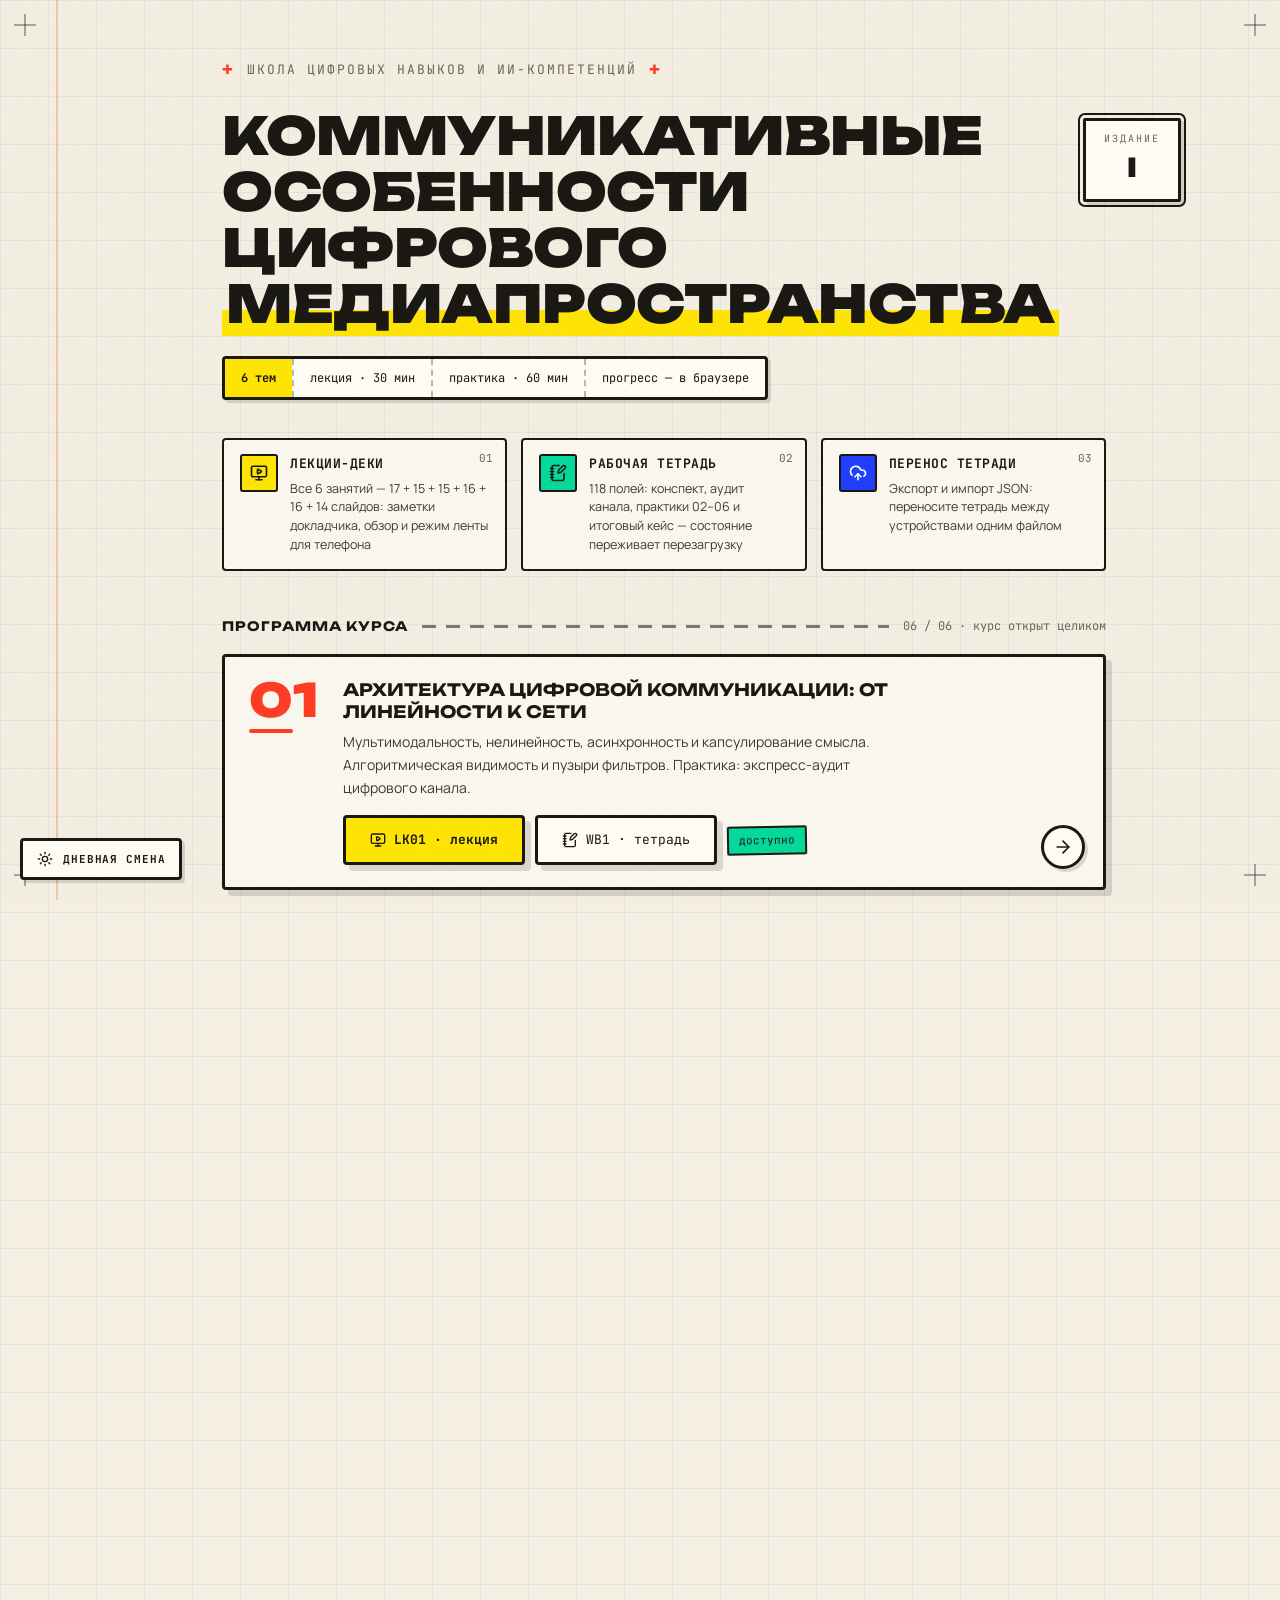
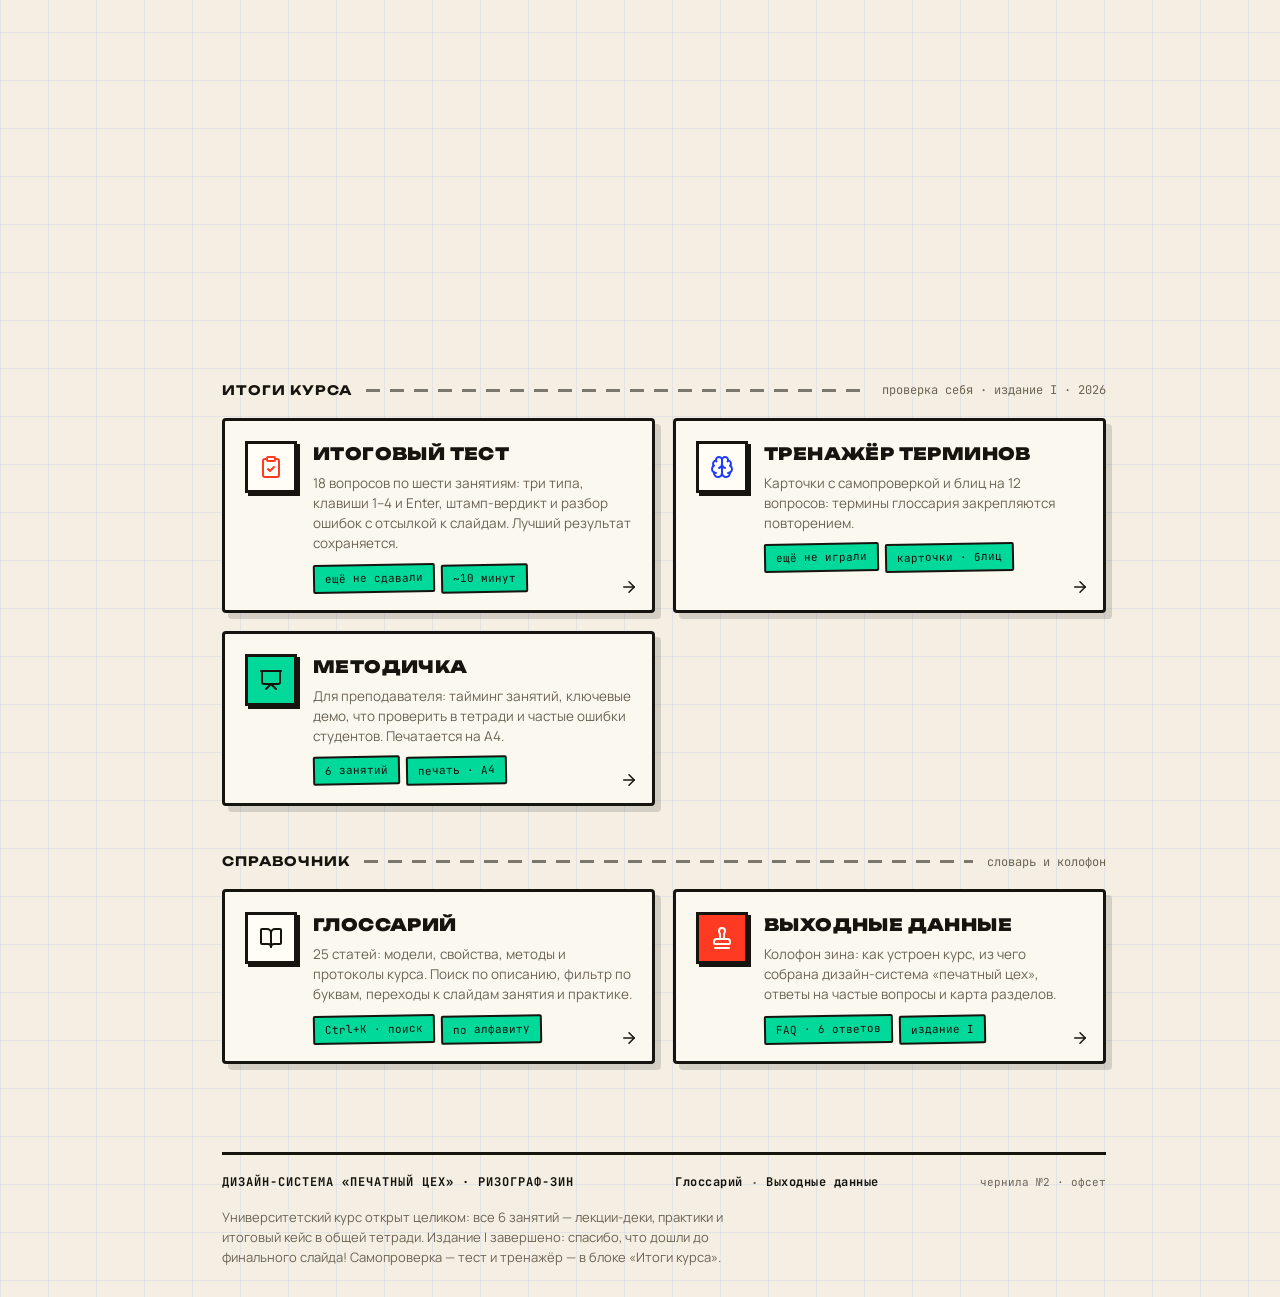
<file: index.html>
<!DOCTYPE html><!--pFRylePgbz_wm8noj9xeL--><html lang="ru"><head><script>(function(){var p=location.pathname;if(p.length>1&&p.slice(-1)!=="/"&&!/\.html?$/.test(p)){location.replace(location.origin+p+"/"+location.search+location.hash)}})()</script><meta charSet="utf-8"/><meta name="viewport" content="width=device-width, initial-scale=1, viewport-fit=cover"/><link rel="preload" href="fonts/unbounded-900-cyrillic.woff2" as="font" crossorigin="anonymous" type="font/woff2"/><link rel="preload" href="fonts/unbounded-700-cyrillic.woff2" as="font" crossorigin="anonymous" type="font/woff2"/><link rel="preload" href="fonts/manrope-400-cyrillic.woff2" as="font" crossorigin="anonymous" type="font/woff2"/><link rel="preload" href="fonts/manrope-600-cyrillic.woff2" as="font" crossorigin="anonymous" type="font/woff2"/><link rel="preload" href="fonts/manrope-800-cyrillic.woff2" as="font" crossorigin="anonymous" type="font/woff2"/><link rel="preload" href="fonts/jetbrainsmono-400-cyrillic.woff2" as="font" crossorigin="anonymous" type="font/woff2"/><link rel="stylesheet" href="_next/static/chunks/a5c89289e9e1e45a.css" data-precedence="next"/><link rel="preload" as="script" fetchPriority="low" href="_next/static/chunks/c39637bc9d8cb116.js"/><script src="_next/static/chunks/771dedee3f5e1621.js" async=""></script><script src="_next/static/chunks/e461e3027eb348df.js" async=""></script><script src="_next/static/chunks/turbopack-e912185b864304f5.js" async=""></script><script src="_next/static/chunks/2f236954d6a65e12.js" async=""></script><script src="_next/static/chunks/54195e774d48fae7.js" async=""></script><script src="_next/static/chunks/bc123d8a630568bd.js" async=""></script><script src="_next/static/chunks/0f37ce664fac3a7f.js" async=""></script><link rel="preload" href="fonts/fonts.css" as="style"/><link rel="preload" href="fonts/unbounded-900-cyrillic.woff2" as="font" type="font/woff2" crossorigin="anonymous"/><link rel="preload" href="fonts/unbounded-700-cyrillic.woff2" as="font" type="font/woff2" crossorigin="anonymous"/><link rel="preload" href="fonts/manrope-400-cyrillic.woff2" as="font" type="font/woff2" crossorigin="anonymous"/><link rel="preload" href="fonts/manrope-600-cyrillic.woff2" as="font" type="font/woff2" crossorigin="anonymous"/><link rel="preload" href="fonts/manrope-800-cyrillic.woff2" as="font" type="font/woff2" crossorigin="anonymous"/><link rel="preload" href="fonts/jetbrainsmono-400-cyrillic.woff2" as="font" type="font/woff2" crossorigin="anonymous"/><meta name="theme-color" content="#F4EFE2"/><title>Коммуникативные особенности цифрового медиапространства</title><meta name="description" content="Полный курс Школы цифровых навыков и ИИ-компетенций: 6 занятий — архитектура цифровой связи, платформы и Tone of Voice, визуальный язык, комьюнити и этикет, ИИ как соавтор, итоговый кейс-медиастратегия + рабочая тетрадь на 118 полей. Дизайн-система «печатный цех»."/><meta name="application-name" content="Курс · Медиапространство"/><link rel="manifest" href="manifest.webmanifest"/><meta name="keywords" content="цифровая коммуникация,мультимодальность,медиапространство,лекция,рабочая тетрадь,Тone of Voice,промпт-инжиниринг,ИИ в коммуникациях,медиастратегия"/><meta name="format-detection" content="telephone=no"/><meta name="mobile-web-app-capable" content="yes"/><meta name="apple-mobile-web-app-title" content="Курс · Медиапространство"/><meta name="apple-mobile-web-app-status-bar-style" content="default"/><meta property="og:title" content="Коммуникативные особенности цифрового медиапространства"/><meta property="og:description" content="Полный курс Школы цифровых навыков и ИИ-компетенций: 6 занятий — архитектура цифровой связи, платформы и Tone of Voice, визуальный язык, комьюнити и этикет, ИИ как соавтор, итоговый кейс-медиастратегия + рабочая тетрадь на 118 полей. Дизайн-система «печатный цех»."/><meta property="og:site_name" content="Школа цифровых навыков и ИИ-компетенций"/><meta property="og:locale" content="ru_RU"/><meta property="og:image" content="og-image.png"/><meta property="og:image:width" content="1200"/><meta property="og:image:height" content="630"/><meta property="og:image:alt" content="Курс «Коммуникативные особенности цифрового медиапространства» — лекция и рабочая тетрадь"/><meta property="og:type" content="website"/><meta name="twitter:card" content="summary_large_image"/><meta name="twitter:title" content="Коммуникативные особенности цифрового медиапространства"/><meta name="twitter:description" content="Полный курс Школы цифровых навыков и ИИ-компетенций: 6 занятий — архитектура цифровой связи, платформы и Tone of Voice, визуальный язык, комьюнити и этикет, ИИ как соавтор, итоговый кейс-медиастратегия + рабочая тетрадь на 118 полей. Дизайн-система «печатный цех»."/><meta name="twitter:image" content="og-image.png"/><link rel="icon" href="favicon.svg" type="image/svg+xml"/><link rel="icon" href="icon-32.png" sizes="32x32" type="image/png"/><link rel="apple-touch-icon" href="icon-180.png" sizes="180x180" type="image/png"/><script>(function(){try{var t=localStorage.getItem('comm-theme-v1');var n=t?t==='night':window.matchMedia('(prefers-color-scheme: dark)').matches;if(n)document.documentElement.classList.add('pp-night');}catch(e){}})();</script><link rel="stylesheet" href="fonts/fonts.css"/><script src="_next/static/chunks/a6dad97d9634a72d.js" noModule=""></script></head><body class="antialiased bg-background text-foreground"><div hidden=""><!--$--><!--/$--></div><a class="pp-skip" href="#ci-main">Перейти к содержанию</a><div class="pp-grain" aria-hidden="true"></div><div class="pp-paper pp-focus pp-anim flex min-h-screen flex-col"><div class="pp-margin-line" aria-hidden="true"></div><div class="pp-cropmarks" aria-hidden="true"><i class="cm tl"></i><i class="cm tr"></i><i class="cm bl"></i><i class="cm br"></i></div><main id="ci-main" tabindex="-1" class="pp-ci flex-1"><header class="pp-ci-head"><div class="pp-kicker"><span class="pp-cross" aria-hidden="true">✚</span>Школа цифровых навыков и ИИ-компетенций<span class="pp-cross" aria-hidden="true">✚</span></div><div class="pp-ci-title-row"><h1>Коммуникативные<br/>особенности цифрового<br/><span class="pp-highlight">медиапространства</span></h1><div class="pp-edition" aria-hidden="true"><span>издание</span><b>I</b></div></div><ul class="pp-ticket" aria-label="Формат курса"><li>6 тем</li><li>лекция · 30 мин</li><li>практика · 60 мин</li><li>прогресс — в браузере</li></ul></header><section class="pp-steps" aria-label="Как проходит занятие"><div class="pp-step"><span class="pp-step-num" aria-hidden="true">01</span><svg xmlns="http://www.w3.org/2000/svg" width="24" height="24" viewBox="0 0 24 24" fill="none" stroke="currentColor" stroke-width="2.2" stroke-linecap="round" stroke-linejoin="round" class="lucide lucide-monitor-play pp-step-icon" aria-hidden="true"><path d="M10 7.75a.75.75 0 0 1 1.142-.638l3.664 2.249a.75.75 0 0 1 0 1.278l-3.664 2.25a.75.75 0 0 1-1.142-.64z"></path><path d="M12 17v4"></path><path d="M8 21h8"></path><rect x="2" y="3" width="20" height="14" rx="2"></rect></svg><div class="pp-step-body"><h2>Лекции-деки</h2><p>Все 6 занятий — 17 + 15 + 15 + 16 + 16 + 14 слайдов: заметки докладчика, обзор и режим ленты для телефона</p></div></div><div class="pp-step"><span class="pp-step-num" aria-hidden="true">02</span><svg xmlns="http://www.w3.org/2000/svg" width="24" height="24" viewBox="0 0 24 24" fill="none" stroke="currentColor" stroke-width="2.2" stroke-linecap="round" stroke-linejoin="round" class="lucide lucide-notebook-pen pp-step-icon" aria-hidden="true"><path d="M13.4 2H6a2 2 0 0 0-2 2v16a2 2 0 0 0 2 2h12a2 2 0 0 0 2-2v-7.4"></path><path d="M2 6h4"></path><path d="M2 10h4"></path><path d="M2 14h4"></path><path d="M2 18h4"></path><path d="M21.378 5.626a1 1 0 1 0-3.004-3.004l-5.01 5.012a2 2 0 0 0-.506.854l-.837 2.87a.5.5 0 0 0 .62.62l2.87-.837a2 2 0 0 0 .854-.506z"></path></svg><div class="pp-step-body"><h2>Рабочая тетрадь</h2><p>118 полей: конспект, аудит канала, практики 02–06 и итоговый кейс — состояние переживает перезагрузку</p></div></div><div class="pp-step"><span class="pp-step-num" aria-hidden="true">03</span><svg xmlns="http://www.w3.org/2000/svg" width="24" height="24" viewBox="0 0 24 24" fill="none" stroke="currentColor" stroke-width="2.2" stroke-linecap="round" stroke-linejoin="round" class="lucide lucide-cloud-upload pp-step-icon" aria-hidden="true"><path d="M12 13v8"></path><path d="M4 14.899A7 7 0 1 1 15.71 8h1.79a4.5 4.5 0 0 1 2.5 8.242"></path><path d="m8 17 4-4 4 4"></path></svg><div class="pp-step-body"><h2>Перенос тетради</h2><p>Экспорт и импорт JSON: переносите тетрадь между устройствами одним файлом</p></div></div></section><div class="pp-ci-listhead"><span class="pp-ci-listhead-label">Программа курса</span><span class="pp-ci-listhead-line" aria-hidden="true"></span><span class="pp-ci-listhead-count">06 / 06 · курс открыт целиком</span></div><ol class="pp-topics"><li class="pp-card pp-topic accent-red"><span class="pp-t-num" aria-hidden="true">01</span><div class="pp-t-body"><h2>Архитектура цифровой коммуникации: от линейности к сети</h2><p>Мультимодальность, нелинейность, асинхронность и капсулирование смысла. Алгоритмическая видимость и пузыри фильтров. Практика: экспресс-аудит цифрового канала.</p><div class="pp-t-links"><button class="pp-btn primary"><svg xmlns="http://www.w3.org/2000/svg" width="24" height="24" viewBox="0 0 24 24" fill="none" stroke="currentColor" stroke-width="2" stroke-linecap="round" stroke-linejoin="round" class="lucide lucide-monitor-play h-4 w-4" aria-hidden="true"><path d="M10 7.75a.75.75 0 0 1 1.142-.638l3.664 2.249a.75.75 0 0 1 0 1.278l-3.664 2.25a.75.75 0 0 1-1.142-.64z"></path><path d="M12 17v4"></path><path d="M8 21h8"></path><rect x="2" y="3" width="20" height="14" rx="2"></rect></svg>LK<!-- -->01<!-- --> · лекция</button><button class="pp-btn"><svg xmlns="http://www.w3.org/2000/svg" width="24" height="24" viewBox="0 0 24 24" fill="none" stroke="currentColor" stroke-width="2" stroke-linecap="round" stroke-linejoin="round" class="lucide lucide-notebook-pen h-4 w-4" aria-hidden="true"><path d="M13.4 2H6a2 2 0 0 0-2 2v16a2 2 0 0 0 2 2h12a2 2 0 0 0 2-2v-7.4"></path><path d="M2 6h4"></path><path d="M2 10h4"></path><path d="M2 14h4"></path><path d="M2 18h4"></path><path d="M21.378 5.626a1 1 0 1 0-3.004-3.004l-5.01 5.012a2 2 0 0 0-.506.854l-.837 2.87a.5.5 0 0 0 .62.62l2.87-.837a2 2 0 0 0 .854-.506z"></path></svg>WB1 · тетрадь</button><span class="pp-chip m">доступно</span></div></div><button class="pp-topic-go" aria-label="Открыть тему 01: лекция"><svg xmlns="http://www.w3.org/2000/svg" width="24" height="24" viewBox="0 0 24 24" fill="none" stroke="currentColor" stroke-width="2" stroke-linecap="round" stroke-linejoin="round" class="lucide lucide-arrow-right h-5 w-5" aria-hidden="true"><path d="M5 12h14"></path><path d="m12 5 7 7-7 7"></path></svg></button></li><li class="pp-card pp-topic accent-blue"><span class="pp-t-num" aria-hidden="true">02</span><div class="pp-t-body"><h2>Платформенная специфика и Tone of Voice</h2><p>Как алгоритмы и культура платформы диктуют правила: Telegram vs VK vs корпоративный портал. Практика: трансмедийная адаптация одного сообщения.</p><div class="pp-t-links"><button class="pp-btn primary"><svg xmlns="http://www.w3.org/2000/svg" width="24" height="24" viewBox="0 0 24 24" fill="none" stroke="currentColor" stroke-width="2" stroke-linecap="round" stroke-linejoin="round" class="lucide lucide-monitor-play h-4 w-4" aria-hidden="true"><path d="M10 7.75a.75.75 0 0 1 1.142-.638l3.664 2.249a.75.75 0 0 1 0 1.278l-3.664 2.25a.75.75 0 0 1-1.142-.64z"></path><path d="M12 17v4"></path><path d="M8 21h8"></path><rect x="2" y="3" width="20" height="14" rx="2"></rect></svg>LK<!-- -->02<!-- --> · лекция</button><button class="pp-btn"><svg xmlns="http://www.w3.org/2000/svg" width="24" height="24" viewBox="0 0 24 24" fill="none" stroke="currentColor" stroke-width="2" stroke-linecap="round" stroke-linejoin="round" class="lucide lucide-notebook-pen h-4 w-4" aria-hidden="true"><path d="M13.4 2H6a2 2 0 0 0-2 2v16a2 2 0 0 0 2 2h12a2 2 0 0 0 2-2v-7.4"></path><path d="M2 6h4"></path><path d="M2 10h4"></path><path d="M2 14h4"></path><path d="M2 18h4"></path><path d="M21.378 5.626a1 1 0 1 0-3.004-3.004l-5.01 5.012a2 2 0 0 0-.506.854l-.837 2.87a.5.5 0 0 0 .62.62l2.87-.837a2 2 0 0 0 .854-.506z"></path></svg>WB · практика</button><span class="pp-chip m" title="Практика 02 — в общей тетради, раздел 6">тетрадь · раздел 6</span><span class="pp-chip m">доступно</span></div></div><button class="pp-topic-go" aria-label="Открыть тему 02: лекция"><svg xmlns="http://www.w3.org/2000/svg" width="24" height="24" viewBox="0 0 24 24" fill="none" stroke="currentColor" stroke-width="2" stroke-linecap="round" stroke-linejoin="round" class="lucide lucide-arrow-right h-5 w-5" aria-hidden="true"><path d="M5 12h14"></path><path d="m12 5 7 7-7 7"></path></svg></button></li><li class="pp-card pp-topic accent-mint"><span class="pp-t-num" aria-hidden="true">03</span><div class="pp-t-body"><h2>Визуальная и мультимодальная коммуникация</h2><p>Невербальные сигналы цифры, композиция для не-дизайнеров, правило трёх секунд. Практика: сборка мультимодального прототипа в no-code редакторе.</p><div class="pp-t-links"><button class="pp-btn primary"><svg xmlns="http://www.w3.org/2000/svg" width="24" height="24" viewBox="0 0 24 24" fill="none" stroke="currentColor" stroke-width="2" stroke-linecap="round" stroke-linejoin="round" class="lucide lucide-monitor-play h-4 w-4" aria-hidden="true"><path d="M10 7.75a.75.75 0 0 1 1.142-.638l3.664 2.249a.75.75 0 0 1 0 1.278l-3.664 2.25a.75.75 0 0 1-1.142-.64z"></path><path d="M12 17v4"></path><path d="M8 21h8"></path><rect x="2" y="3" width="20" height="14" rx="2"></rect></svg>LK<!-- -->03<!-- --> · лекция</button><button class="pp-btn"><svg xmlns="http://www.w3.org/2000/svg" width="24" height="24" viewBox="0 0 24 24" fill="none" stroke="currentColor" stroke-width="2" stroke-linecap="round" stroke-linejoin="round" class="lucide lucide-notebook-pen h-4 w-4" aria-hidden="true"><path d="M13.4 2H6a2 2 0 0 0-2 2v16a2 2 0 0 0 2 2h12a2 2 0 0 0 2-2v-7.4"></path><path d="M2 6h4"></path><path d="M2 10h4"></path><path d="M2 14h4"></path><path d="M2 18h4"></path><path d="M21.378 5.626a1 1 0 1 0-3.004-3.004l-5.01 5.012a2 2 0 0 0-.506.854l-.837 2.87a.5.5 0 0 0 .62.62l2.87-.837a2 2 0 0 0 .854-.506z"></path></svg>WB · практика</button><span class="pp-chip m" title="Практика 03 — в общей тетради, раздел 7">тетрадь · раздел 7</span><span class="pp-chip m">доступно</span></div></div><button class="pp-topic-go" aria-label="Открыть тему 03: лекция"><svg xmlns="http://www.w3.org/2000/svg" width="24" height="24" viewBox="0 0 24 24" fill="none" stroke="currentColor" stroke-width="2" stroke-linecap="round" stroke-linejoin="round" class="lucide lucide-arrow-right h-5 w-5" aria-hidden="true"><path d="M5 12h14"></path><path d="m12 5 7 7-7 7"></path></svg></button></li><li class="pp-card pp-topic accent-red"><span class="pp-t-num" aria-hidden="true">04</span><div class="pp-t-body"><h2>Интерактивность, комьюнити и цифровой этикет</h2><p>Обратная связь, UGC, работа с негативом, границы этикета. Практика: скрипт взаимодействия с аудиторией и ролевое тестирование.</p><div class="pp-t-links"><button class="pp-btn primary"><svg xmlns="http://www.w3.org/2000/svg" width="24" height="24" viewBox="0 0 24 24" fill="none" stroke="currentColor" stroke-width="2" stroke-linecap="round" stroke-linejoin="round" class="lucide lucide-monitor-play h-4 w-4" aria-hidden="true"><path d="M10 7.75a.75.75 0 0 1 1.142-.638l3.664 2.249a.75.75 0 0 1 0 1.278l-3.664 2.25a.75.75 0 0 1-1.142-.64z"></path><path d="M12 17v4"></path><path d="M8 21h8"></path><rect x="2" y="3" width="20" height="14" rx="2"></rect></svg>LK<!-- -->04<!-- --> · лекция</button><button class="pp-btn"><svg xmlns="http://www.w3.org/2000/svg" width="24" height="24" viewBox="0 0 24 24" fill="none" stroke="currentColor" stroke-width="2" stroke-linecap="round" stroke-linejoin="round" class="lucide lucide-notebook-pen h-4 w-4" aria-hidden="true"><path d="M13.4 2H6a2 2 0 0 0-2 2v16a2 2 0 0 0 2 2h12a2 2 0 0 0 2-2v-7.4"></path><path d="M2 6h4"></path><path d="M2 10h4"></path><path d="M2 14h4"></path><path d="M2 18h4"></path><path d="M21.378 5.626a1 1 0 1 0-3.004-3.004l-5.01 5.012a2 2 0 0 0-.506.854l-.837 2.87a.5.5 0 0 0 .62.62l2.87-.837a2 2 0 0 0 .854-.506z"></path></svg>WB · практика</button><span class="pp-chip m" title="Практика 04 — в общей тетради, раздел 8">тетрадь · раздел 8</span><span class="pp-chip m">доступно</span></div></div><button class="pp-topic-go" aria-label="Открыть тему 04: лекция"><svg xmlns="http://www.w3.org/2000/svg" width="24" height="24" viewBox="0 0 24 24" fill="none" stroke="currentColor" stroke-width="2" stroke-linecap="round" stroke-linejoin="round" class="lucide lucide-arrow-right h-5 w-5" aria-hidden="true"><path d="M5 12h14"></path><path d="m12 5 7 7-7 7"></path></svg></button></li><li class="pp-card pp-topic accent-blue"><span class="pp-t-num" aria-hidden="true">05</span><div class="pp-t-body"><h2>ИИ как соавтор в цифровых коммуникациях</h2><p>Промпт-инжиниринг для коммуникаций, human-in-the-loop, фактчекинг. Практика: итеративная генерация и редактура текста (Ollama / YandexGPT).</p><div class="pp-t-links"><button class="pp-btn primary"><svg xmlns="http://www.w3.org/2000/svg" width="24" height="24" viewBox="0 0 24 24" fill="none" stroke="currentColor" stroke-width="2" stroke-linecap="round" stroke-linejoin="round" class="lucide lucide-monitor-play h-4 w-4" aria-hidden="true"><path d="M10 7.75a.75.75 0 0 1 1.142-.638l3.664 2.249a.75.75 0 0 1 0 1.278l-3.664 2.25a.75.75 0 0 1-1.142-.64z"></path><path d="M12 17v4"></path><path d="M8 21h8"></path><rect x="2" y="3" width="20" height="14" rx="2"></rect></svg>LK<!-- -->05<!-- --> · лекция</button><button class="pp-btn"><svg xmlns="http://www.w3.org/2000/svg" width="24" height="24" viewBox="0 0 24 24" fill="none" stroke="currentColor" stroke-width="2" stroke-linecap="round" stroke-linejoin="round" class="lucide lucide-notebook-pen h-4 w-4" aria-hidden="true"><path d="M13.4 2H6a2 2 0 0 0-2 2v16a2 2 0 0 0 2 2h12a2 2 0 0 0 2-2v-7.4"></path><path d="M2 6h4"></path><path d="M2 10h4"></path><path d="M2 14h4"></path><path d="M2 18h4"></path><path d="M21.378 5.626a1 1 0 1 0-3.004-3.004l-5.01 5.012a2 2 0 0 0-.506.854l-.837 2.87a.5.5 0 0 0 .62.62l2.87-.837a2 2 0 0 0 .854-.506z"></path></svg>WB · практика</button><span class="pp-chip m" title="Практика 05 — в общей тетради, раздел 9">тетрадь · раздел 9</span><span class="pp-chip m">доступно</span></div></div><button class="pp-topic-go" aria-label="Открыть тему 05: лекция"><svg xmlns="http://www.w3.org/2000/svg" width="24" height="24" viewBox="0 0 24 24" fill="none" stroke="currentColor" stroke-width="2" stroke-linecap="round" stroke-linejoin="round" class="lucide lucide-arrow-right h-5 w-5" aria-hidden="true"><path d="M5 12h14"></path><path d="m12 5 7 7-7 7"></path></svg></button></li><li class="pp-card pp-topic accent-mint"><span class="pp-t-num" aria-hidden="true">06</span><div class="pp-t-body"><h2>Итоговый кейс: мини-медиастратегия</h2><p>Сборка всех элементов в один пакет: адаптивный пост, визуальный прототип, скрипт ответа, промпт. Защита и взаимное рецензирование.</p><div class="pp-t-links"><button class="pp-btn primary"><svg xmlns="http://www.w3.org/2000/svg" width="24" height="24" viewBox="0 0 24 24" fill="none" stroke="currentColor" stroke-width="2" stroke-linecap="round" stroke-linejoin="round" class="lucide lucide-monitor-play h-4 w-4" aria-hidden="true"><path d="M10 7.75a.75.75 0 0 1 1.142-.638l3.664 2.249a.75.75 0 0 1 0 1.278l-3.664 2.25a.75.75 0 0 1-1.142-.64z"></path><path d="M12 17v4"></path><path d="M8 21h8"></path><rect x="2" y="3" width="20" height="14" rx="2"></rect></svg>LK<!-- -->06<!-- --> · лекция</button><button class="pp-btn"><svg xmlns="http://www.w3.org/2000/svg" width="24" height="24" viewBox="0 0 24 24" fill="none" stroke="currentColor" stroke-width="2" stroke-linecap="round" stroke-linejoin="round" class="lucide lucide-notebook-pen h-4 w-4" aria-hidden="true"><path d="M13.4 2H6a2 2 0 0 0-2 2v16a2 2 0 0 0 2 2h12a2 2 0 0 0 2-2v-7.4"></path><path d="M2 6h4"></path><path d="M2 10h4"></path><path d="M2 14h4"></path><path d="M2 18h4"></path><path d="M21.378 5.626a1 1 0 1 0-3.004-3.004l-5.01 5.012a2 2 0 0 0-.506.854l-.837 2.87a.5.5 0 0 0 .62.62l2.87-.837a2 2 0 0 0 .854-.506z"></path></svg>WB · практика</button><span class="pp-chip m" title="Итоговый кейс — в общей тетради, раздел 10">тетрадь · раздел 10</span><span class="pp-chip m">доступно</span></div></div><button class="pp-topic-go" aria-label="Открыть тему 06: лекция"><svg xmlns="http://www.w3.org/2000/svg" width="24" height="24" viewBox="0 0 24 24" fill="none" stroke="currentColor" stroke-width="2" stroke-linecap="round" stroke-linejoin="round" class="lucide lucide-arrow-right h-5 w-5" aria-hidden="true"><path d="M5 12h14"></path><path d="m12 5 7 7-7 7"></path></svg></button></li></ol><section class="pp-grad" aria-label="Итоги курса"><div class="pp-ci-listhead"><span class="pp-ci-listhead-label">Итоги курса</span><span class="pp-ci-listhead-line" aria-hidden="true"></span><span class="pp-ci-listhead-count">проверка себя · издание I · 2026</span></div><div class="pp-grad-grid"><button class="pp-card pp-grad-card"><span class="pp-grad-ico exam" aria-hidden="true"><svg xmlns="http://www.w3.org/2000/svg" width="24" height="24" viewBox="0 0 24 24" fill="none" stroke="currentColor" stroke-width="2" stroke-linecap="round" stroke-linejoin="round" class="lucide lucide-clipboard-check h-6 w-6" aria-hidden="true"><rect width="8" height="4" x="8" y="2" rx="1" ry="1"></rect><path d="M16 4h2a2 2 0 0 1 2 2v14a2 2 0 0 1-2 2H6a2 2 0 0 1-2-2V6a2 2 0 0 1 2-2h2"></path><path d="m9 14 2 2 4-4"></path></svg></span><span class="pp-grad-body"><h2>Итоговый тест</h2><p>18 вопросов по шести занятиям: три типа, клавиши 1–4 и Enter, штамп-вердикт и разбор ошибок с отсылкой к слайдам. Лучший результат сохраняется.</p><span class="pp-grad-chips"><span class="pp-chip m">ещё не сдавали</span><span class="pp-chip m">~10 минут</span></span></span><svg xmlns="http://www.w3.org/2000/svg" width="24" height="24" viewBox="0 0 24 24" fill="none" stroke="currentColor" stroke-width="2" stroke-linecap="round" stroke-linejoin="round" class="lucide lucide-arrow-right pp-grad-go" aria-hidden="true"><path d="M5 12h14"></path><path d="m12 5 7 7-7 7"></path></svg></button><button class="pp-card pp-grad-card"><span class="pp-grad-ico quiz" aria-hidden="true"><svg xmlns="http://www.w3.org/2000/svg" width="24" height="24" viewBox="0 0 24 24" fill="none" stroke="currentColor" stroke-width="2" stroke-linecap="round" stroke-linejoin="round" class="lucide lucide-brain h-6 w-6" aria-hidden="true"><path d="M12 5a3 3 0 1 0-5.997.125 4 4 0 0 0-2.526 5.77 4 4 0 0 0 .556 6.588A4 4 0 1 0 12 18Z"></path><path d="M12 5a3 3 0 1 1 5.997.125 4 4 0 0 1 2.526 5.77 4 4 0 0 1-.556 6.588A4 4 0 1 1 12 18Z"></path><path d="M15 13a4.5 4.5 0 0 1-3-4 4.5 4.5 0 0 1-3 4"></path><path d="M17.599 6.5a3 3 0 0 0 .399-1.375"></path><path d="M6.003 5.125A3 3 0 0 0 6.401 6.5"></path><path d="M3.477 10.896a4 4 0 0 1 .585-.396"></path><path d="M19.938 10.5a4 4 0 0 1 .585.396"></path><path d="M6 18a4 4 0 0 1-1.967-.516"></path><path d="M19.967 17.484A4 4 0 0 1 18 18"></path></svg></span><span class="pp-grad-body"><h2>Тренажёр терминов</h2><p>Карточки с самопроверкой и блиц на 12 вопросов: термины глоссария закрепляются повторением.</p><span class="pp-grad-chips"><span class="pp-chip m">ещё не играли</span><span class="pp-chip m">карточки · блиц</span></span></span><svg xmlns="http://www.w3.org/2000/svg" width="24" height="24" viewBox="0 0 24 24" fill="none" stroke="currentColor" stroke-width="2" stroke-linecap="round" stroke-linejoin="round" class="lucide lucide-arrow-right pp-grad-go" aria-hidden="true"><path d="M5 12h14"></path><path d="m12 5 7 7-7 7"></path></svg></button><button class="pp-card pp-grad-card"><span class="pp-grad-ico alt" aria-hidden="true"><svg xmlns="http://www.w3.org/2000/svg" width="24" height="24" viewBox="0 0 24 24" fill="none" stroke="currentColor" stroke-width="2" stroke-linecap="round" stroke-linejoin="round" class="lucide lucide-presentation h-6 w-6" aria-hidden="true"><path d="M2 3h20"></path><path d="M21 3v11a2 2 0 0 1-2 2H5a2 2 0 0 1-2-2V3"></path><path d="m7 21 5-5 5 5"></path></svg></span><span class="pp-grad-body"><h2>Методичка</h2><p>Для преподавателя: тайминг занятий, ключевые демо, что проверить в тетради и частые ошибки студентов. Печатается на A4.</p><span class="pp-grad-chips"><span class="pp-chip m">6 занятий</span><span class="pp-chip m">печать · A4</span></span></span><svg xmlns="http://www.w3.org/2000/svg" width="24" height="24" viewBox="0 0 24 24" fill="none" stroke="currentColor" stroke-width="2" stroke-linecap="round" stroke-linejoin="round" class="lucide lucide-arrow-right pp-grad-go" aria-hidden="true"><path d="M5 12h14"></path><path d="m12 5 7 7-7 7"></path></svg></button></div></section><section class="pp-grad pp-ref" aria-label="Справочник"><div class="pp-ci-listhead"><span class="pp-ci-listhead-label">Справочник</span><span class="pp-ci-listhead-line" aria-hidden="true"></span><span class="pp-ci-listhead-count">словарь и колофон</span></div><div class="pp-grad-grid"><button class="pp-card pp-grad-card"><span class="pp-grad-ico book" aria-hidden="true"><svg xmlns="http://www.w3.org/2000/svg" width="24" height="24" viewBox="0 0 24 24" fill="none" stroke="currentColor" stroke-width="2" stroke-linecap="round" stroke-linejoin="round" class="lucide lucide-book-open h-6 w-6" aria-hidden="true"><path d="M12 7v14"></path><path d="M3 18a1 1 0 0 1-1-1V4a1 1 0 0 1 1-1h5a4 4 0 0 1 4 4 4 4 0 0 1 4-4h5a1 1 0 0 1 1 1v13a1 1 0 0 1-1 1h-6a3 3 0 0 0-3 3 3 3 0 0 0-3-3z"></path></svg></span><span class="pp-grad-body"><h2>Глоссарий</h2><p>25 статей: модели, свойства, методы и протоколы курса. Поиск по описанию, фильтр по буквам, переходы к слайдам занятия и практике.</p><span class="pp-grad-chips"><span class="pp-chip m">Ctrl+K · поиск</span><span class="pp-chip m">по алфавиту</span></span></span><svg xmlns="http://www.w3.org/2000/svg" width="24" height="24" viewBox="0 0 24 24" fill="none" stroke="currentColor" stroke-width="2" stroke-linecap="round" stroke-linejoin="round" class="lucide lucide-arrow-right pp-grad-go" aria-hidden="true"><path d="M5 12h14"></path><path d="m12 5 7 7-7 7"></path></svg></button><button class="pp-card pp-grad-card"><span class="pp-grad-ico stamp" aria-hidden="true"><svg xmlns="http://www.w3.org/2000/svg" width="24" height="24" viewBox="0 0 24 24" fill="none" stroke="currentColor" stroke-width="2" stroke-linecap="round" stroke-linejoin="round" class="lucide lucide-stamp h-6 w-6" aria-hidden="true"><path d="M14 13V8.5C14 7 15 7 15 5a3 3 0 0 0-6 0c0 2 1 2 1 3.5V13"></path><path d="M20 15.5a2.5 2.5 0 0 0-2.5-2.5h-11A2.5 2.5 0 0 0 4 15.5V17a1 1 0 0 0 1 1h14a1 1 0 0 0 1-1z"></path><path d="M5 22h14"></path></svg></span><span class="pp-grad-body"><h2>Выходные данные</h2><p>Колофон зина: как устроен курс, из чего собрана дизайн-система «печатный цех», ответы на частые вопросы и карта разделов.</p><span class="pp-grad-chips"><span class="pp-chip m">FAQ · 6 ответов</span><span class="pp-chip m">издание I</span></span></span><svg xmlns="http://www.w3.org/2000/svg" width="24" height="24" viewBox="0 0 24 24" fill="none" stroke="currentColor" stroke-width="2" stroke-linecap="round" stroke-linejoin="round" class="lucide lucide-arrow-right pp-grad-go" aria-hidden="true"><path d="M5 12h14"></path><path d="m12 5 7 7-7 7"></path></svg></button></div></section></main><footer class="pp-ci-foot"><div class="pp-ci-foot-row"><span class="pp-ci-foot-brand">Дизайн-система «печатный цех» · ризограф-зин</span><span class="pp-ci-foot-links"><button>Глоссарий</button><i aria-hidden="true">·</i><button>Выходные данные</button></span><span class="pp-ci-foot-tag">чернила №2 · офсет</span></div><p>Университетский курс открыт целиком: все 6 занятий — лекции-деки, практики и итоговый кейс в общей тетради. Издание I завершено: спасибо, что дошли до финального слайда! Самопроверка — тест и тренажёр — в блоке «Итоги курса».</p></footer></div><!--$--><!--/$--><div role="region" aria-label="Notifications (F8)" tabindex="-1" style="pointer-events:none"><ol tabindex="-1" class="fixed top-0 z-[100] flex max-h-screen w-full flex-col-reverse p-4 sm:bottom-0 sm:right-0 sm:top-auto sm:flex-col md:max-w-[420px]"></ol></div><script src="_next/static/chunks/c39637bc9d8cb116.js" id="_R_" async=""></script><script>(self.__next_f=self.__next_f||[]).push([0])</script><script>self.__next_f.push([1,"1:\"$Sreact.fragment\"\n2:I[39756,[\"_next/static/chunks/2f236954d6a65e12.js\"],\"default\"]\n3:I[37457,[\"_next/static/chunks/2f236954d6a65e12.js\"],\"default\"]\n4:I[77855,[\"_next/static/chunks/54195e774d48fae7.js\",\"_next/static/chunks/bc123d8a630568bd.js\"],\"Toaster\"]\n5:I[47257,[\"_next/static/chunks/2f236954d6a65e12.js\"],\"ClientPageRoot\"]\n6:I[52683,[\"_next/static/chunks/54195e774d48fae7.js\",\"_next/static/chunks/bc123d8a630568bd.js\",\"_next/static/chunks/0f37ce664fac3a7f.js\"],\"default\"]\n9:I[97367,[\"_next/static/chunks/2f236954d6a65e12.js\"],\"OutletBoundary\"]\na:\"$Sreact.suspense\"\nc:I[97367,[\"_next/static/chunks/2f236954d6a65e12.js\"],\"ViewportBoundary\"]\ne:I[97367,[\"_next/static/chunks/2f236954d6a65e12.js\"],\"MetadataBoundary\"]\n10:I[68027,[\"_next/static/chunks/2f236954d6a65e12.js\"],\"default\"]\n:HL[\"_next/static/chunks/a5c89289e9e1e45a.css\",\"style\"]\n:HL[\"fonts/fonts.css\",\"style\"]\n:HL[\"fonts/unbounded-900-cyrillic.woff2\",\"font\",{\"crossOrigin\":\"anonymous\",\"type\":\"font/woff2\"}]\n:HL[\"fonts/unbounded-700-cyrillic.woff2\",\"font\",{\"crossOrigin\":\"anonymous\",\"type\":\"font/woff2\"}]\n:HL[\"fonts/manrope-400-cyrillic.woff2\",\"font\",{\"crossOrigin\":\"anonymous\",\"type\":\"font/woff2\"}]\n:HL[\"fonts/manrope-600-cyrillic.woff2\",\"font\",{\"crossOrigin\":\"anonymous\",\"type\":\"font/woff2\"}]\n:HL[\"fonts/manrope-800-cyrillic.woff2\",\"font\",{\"crossOrigin\":\"anonymous\",\"type\":\"font/woff2\"}]\n:HL[\"fonts/jetbrainsmono-400-cyrillic.woff2\",\"font\",{\"crossOrigin\":\"anonymous\",\"type\":\"font/woff2\"}]\n"])</script><script>self.__next_f.push([1,"0:{\"P\":null,\"b\":\"pFRylePgbz_wm8noj9xeL\",\"c\":[\"\",\"\"],\"q\":\"\",\"i\":false,\"f\":[[[\"\",{\"children\":[\"__PAGE__\",{}]},\"$undefined\",\"$undefined\",true],[[\"$\",\"$1\",\"c\",{\"children\":[[[\"$\",\"link\",\"0\",{\"rel\":\"stylesheet\",\"href\":\"_next/static/chunks/a5c89289e9e1e45a.css\",\"precedence\":\"next\",\"crossOrigin\":\"$undefined\",\"nonce\":\"$undefined\"}],[\"$\",\"script\",\"script-0\",{\"src\":\"_next/static/chunks/54195e774d48fae7.js\",\"async\":true,\"nonce\":\"$undefined\"}],[\"$\",\"script\",\"script-1\",{\"src\":\"_next/static/chunks/bc123d8a630568bd.js\",\"async\":true,\"nonce\":\"$undefined\"}]],[\"$\",\"html\",null,{\"lang\":\"ru\",\"suppressHydrationWarning\":true,\"children\":[[\"$\",\"head\",null,{\"children\":[[\"$\",\"script\",null,{\"dangerouslySetInnerHTML\":{\"__html\":\"(function(){try{var t=localStorage.getItem('comm-theme-v1');var n=t?t==='night':window.matchMedia('(prefers-color-scheme: dark)').matches;if(n)document.documentElement.classList.add('pp-night');}catch(e){}})();\"}}],[\"$\",\"link\",null,{\"rel\":\"stylesheet\",\"href\":\"fonts/fonts.css\"}],[\"$\",\"link\",null,{\"rel\":\"preload\",\"href\":\"fonts/unbounded-900-cyrillic.woff2\",\"as\":\"font\",\"type\":\"font/woff2\",\"crossOrigin\":\"anonymous\"}],[\"$\",\"link\",null,{\"rel\":\"preload\",\"href\":\"fonts/unbounded-700-cyrillic.woff2\",\"as\":\"font\",\"type\":\"font/woff2\",\"crossOrigin\":\"anonymous\"}],[\"$\",\"link\",null,{\"rel\":\"preload\",\"href\":\"fonts/manrope-400-cyrillic.woff2\",\"as\":\"font\",\"type\":\"font/woff2\",\"crossOrigin\":\"anonymous\"}],[\"$\",\"link\",null,{\"rel\":\"preload\",\"href\":\"fonts/manrope-600-cyrillic.woff2\",\"as\":\"font\",\"type\":\"font/woff2\",\"crossOrigin\":\"anonymous\"}],[\"$\",\"link\",null,{\"rel\":\"preload\",\"href\":\"fonts/manrope-800-cyrillic.woff2\",\"as\":\"font\",\"type\":\"font/woff2\",\"crossOrigin\":\"anonymous\"}],[\"$\",\"link\",null,{\"rel\":\"preload\",\"href\":\"fonts/jetbrainsmono-400-cyrillic.woff2\",\"as\":\"font\",\"type\":\"font/woff2\",\"crossOrigin\":\"anonymous\"}]]}],[\"$\",\"body\",null,{\"className\":\"antialiased bg-background text-foreground\",\"children\":[[\"$\",\"$L2\",null,{\"parallelRouterKey\":\"children\",\"error\":\"$undefined\",\"errorStyles\":\"$undefined\",\"errorScripts\":\"$undefined\",\"template\":[\"$\",\"$L3\",null,{}],\"templateStyles\":\"$undefined\",\"templateScripts\":\"$undefined\",\"notFound\":[[[\"$\",\"title\",null,{\"children\":\"404: This page could not be found.\"}],[\"$\",\"div\",null,{\"style\":{\"fontFamily\":\"system-ui,\\\"Segoe UI\\\",Roboto,Helvetica,Arial,sans-serif,\\\"Apple Color Emoji\\\",\\\"Segoe UI Emoji\\\"\",\"height\":\"100vh\",\"textAlign\":\"center\",\"display\":\"flex\",\"flexDirection\":\"column\",\"alignItems\":\"center\",\"justifyContent\":\"center\"},\"children\":[\"$\",\"div\",null,{\"children\":[[\"$\",\"style\",null,{\"dangerouslySetInnerHTML\":{\"__html\":\"body{color:#000;background:#fff;margin:0}.next-error-h1{border-right:1px solid rgba(0,0,0,.3)}@media (prefers-color-scheme:dark){body{color:#fff;background:#000}.next-error-h1{border-right:1px solid rgba(255,255,255,.3)}}\"}}],[\"$\",\"h1\",null,{\"className\":\"next-error-h1\",\"style\":{\"display\":\"inline-block\",\"margin\":\"0 20px 0 0\",\"padding\":\"0 23px 0 0\",\"fontSize\":24,\"fontWeight\":500,\"verticalAlign\":\"top\",\"lineHeight\":\"49px\"},\"children\":404}],[\"$\",\"div\",null,{\"style\":{\"display\":\"inline-block\"},\"children\":[\"$\",\"h2\",null,{\"style\":{\"fontSize\":14,\"fontWeight\":400,\"lineHeight\":\"49px\",\"margin\":0},\"children\":\"This page could not be found.\"}]}]]}]}]],[]],\"forbidden\":\"$undefined\",\"unauthorized\":\"$undefined\"}],[\"$\",\"$L4\",null,{}]]}]]}]]}],{\"children\":[[\"$\",\"$1\",\"c\",{\"children\":[[\"$\",\"$L5\",null,{\"Component\":\"$6\",\"serverProvidedParams\":{\"searchParams\":{},\"params\":{},\"promises\":[\"$@7\",\"$@8\"]}}],[[\"$\",\"script\",\"script-0\",{\"src\":\"_next/static/chunks/0f37ce664fac3a7f.js\",\"async\":true,\"nonce\":\"$undefined\"}]],[\"$\",\"$L9\",null,{\"children\":[\"$\",\"$a\",null,{\"name\":\"Next.MetadataOutlet\",\"children\":\"$@b\"}]}]]}],{},null,false,false]},null,false,false],[\"$\",\"$1\",\"h\",{\"children\":[null,[\"$\",\"$Lc\",null,{\"children\":\"$Ld\"}],[\"$\",\"div\",null,{\"hidden\":true,\"children\":[\"$\",\"$Le\",null,{\"children\":[\"$\",\"$a\",null,{\"name\":\"Next.Metadata\",\"children\":\"$Lf\"}]}]}],null]}],false]],\"m\":\"$undefined\",\"G\":[\"$10\",[]],\"S\":true}\n"])</script><script>self.__next_f.push([1,"7:{}\n8:\"$0:f:0:1:1:children:0:props:children:0:props:serverProvidedParams:params\"\n"])</script><script>self.__next_f.push([1,"d:[[\"$\",\"meta\",\"0\",{\"charSet\":\"utf-8\"}],[\"$\",\"meta\",\"1\",{\"name\":\"viewport\",\"content\":\"width=device-width, initial-scale=1, viewport-fit=cover\"}],[\"$\",\"meta\",\"2\",{\"name\":\"theme-color\",\"content\":\"#F4EFE2\"}]]\n"])</script><script>self.__next_f.push([1,"11:I[27201,[\"_next/static/chunks/2f236954d6a65e12.js\"],\"IconMark\"]\nb:null\n"])</script><script>self.__next_f.push([1,"f:[[\"$\",\"title\",\"0\",{\"children\":\"Коммуникативные особенности цифрового медиапространства\"}],[\"$\",\"meta\",\"1\",{\"name\":\"description\",\"content\":\"Полный курс Школы цифровых навыков и ИИ-компетенций: 6 занятий — архитектура цифровой связи, платформы и Tone of Voice, визуальный язык, комьюнити и этикет, ИИ как соавтор, итоговый кейс-медиастратегия + рабочая тетрадь на 118 полей. Дизайн-система «печатный цех».\"}],[\"$\",\"meta\",\"2\",{\"name\":\"application-name\",\"content\":\"Курс · Медиапространство\"}],[\"$\",\"link\",\"3\",{\"rel\":\"manifest\",\"href\":\"manifest.webmanifest\",\"crossOrigin\":\"$undefined\"}],[\"$\",\"meta\",\"4\",{\"name\":\"keywords\",\"content\":\"цифровая коммуникация,мультимодальность,медиапространство,лекция,рабочая тетрадь,Тone of Voice,промпт-инжиниринг,ИИ в коммуникациях,медиастратегия\"}],[\"$\",\"meta\",\"5\",{\"name\":\"format-detection\",\"content\":\"telephone=no\"}],[\"$\",\"meta\",\"6\",{\"name\":\"mobile-web-app-capable\",\"content\":\"yes\"}],[\"$\",\"meta\",\"7\",{\"name\":\"apple-mobile-web-app-title\",\"content\":\"Курс · Медиапространство\"}],[\"$\",\"meta\",\"8\",{\"name\":\"apple-mobile-web-app-status-bar-style\",\"content\":\"default\"}],[\"$\",\"meta\",\"9\",{\"property\":\"og:title\",\"content\":\"Коммуникативные особенности цифрового медиапространства\"}],[\"$\",\"meta\",\"10\",{\"property\":\"og:description\",\"content\":\"Полный курс Школы цифровых навыков и ИИ-компетенций: 6 занятий — архитектура цифровой связи, платформы и Tone of Voice, визуальный язык, комьюнити и этикет, ИИ как соавтор, итоговый кейс-медиастратегия + рабочая тетрадь на 118 полей. Дизайн-система «печатный цех».\"}],[\"$\",\"meta\",\"11\",{\"property\":\"og:site_name\",\"content\":\"Школа цифровых навыков и ИИ-компетенций\"}],[\"$\",\"meta\",\"12\",{\"property\":\"og:locale\",\"content\":\"ru_RU\"}],[\"$\",\"meta\",\"13\",{\"property\":\"og:image\",\"content\":\"og-image.png\"}],[\"$\",\"meta\",\"14\",{\"property\":\"og:image:width\",\"content\":\"1200\"}],[\"$\",\"meta\",\"15\",{\"property\":\"og:image:height\",\"content\":\"630\"}],[\"$\",\"meta\",\"16\",{\"property\":\"og:image:alt\",\"content\":\"Курс «Коммуникативные особенности цифрового медиапространства» — лекция и рабочая тетрадь\"}],[\"$\",\"meta\",\"17\",{\"property\":\"og:type\",\"content\":\"website\"}],[\"$\",\"meta\",\"18\",{\"name\":\"twitter:card\",\"content\":\"summary_large_image\"}],[\"$\",\"meta\",\"19\",{\"name\":\"twitter:title\",\"content\":\"Коммуникативные особенности цифрового медиапространства\"}],[\"$\",\"meta\",\"20\",{\"name\":\"twitter:description\",\"content\":\"Полный курс Школы цифровых навыков и ИИ-компетенций: 6 занятий — архитектура цифровой связи, платформы и Tone of Voice, визуальный язык, комьюнити и этикет, ИИ как соавтор, итоговый кейс-медиастратегия + рабочая тетрадь на 118 полей. Дизайн-система «печатный цех».\"}],[\"$\",\"meta\",\"21\",{\"name\":\"twitter:image\",\"content\":\"og-image.png\"}],[\"$\",\"link\",\"22\",{\"rel\":\"icon\",\"href\":\"favicon.svg\",\"type\":\"image/svg+xml\"}],[\"$\",\"link\",\"23\",{\"rel\":\"icon\",\"href\":\"icon-32.png\",\"sizes\":\"32x32\",\"type\":\"image/png\"}],[\"$\",\"link\",\"24\",{\"rel\":\"apple-touch-icon\",\"href\":\"icon-180.png\",\"sizes\":\"180x180\",\"type\":\"image/png\"}],[\"$\",\"$L11\",\"25\",{}]]\n"])</script></body></html>
</file>
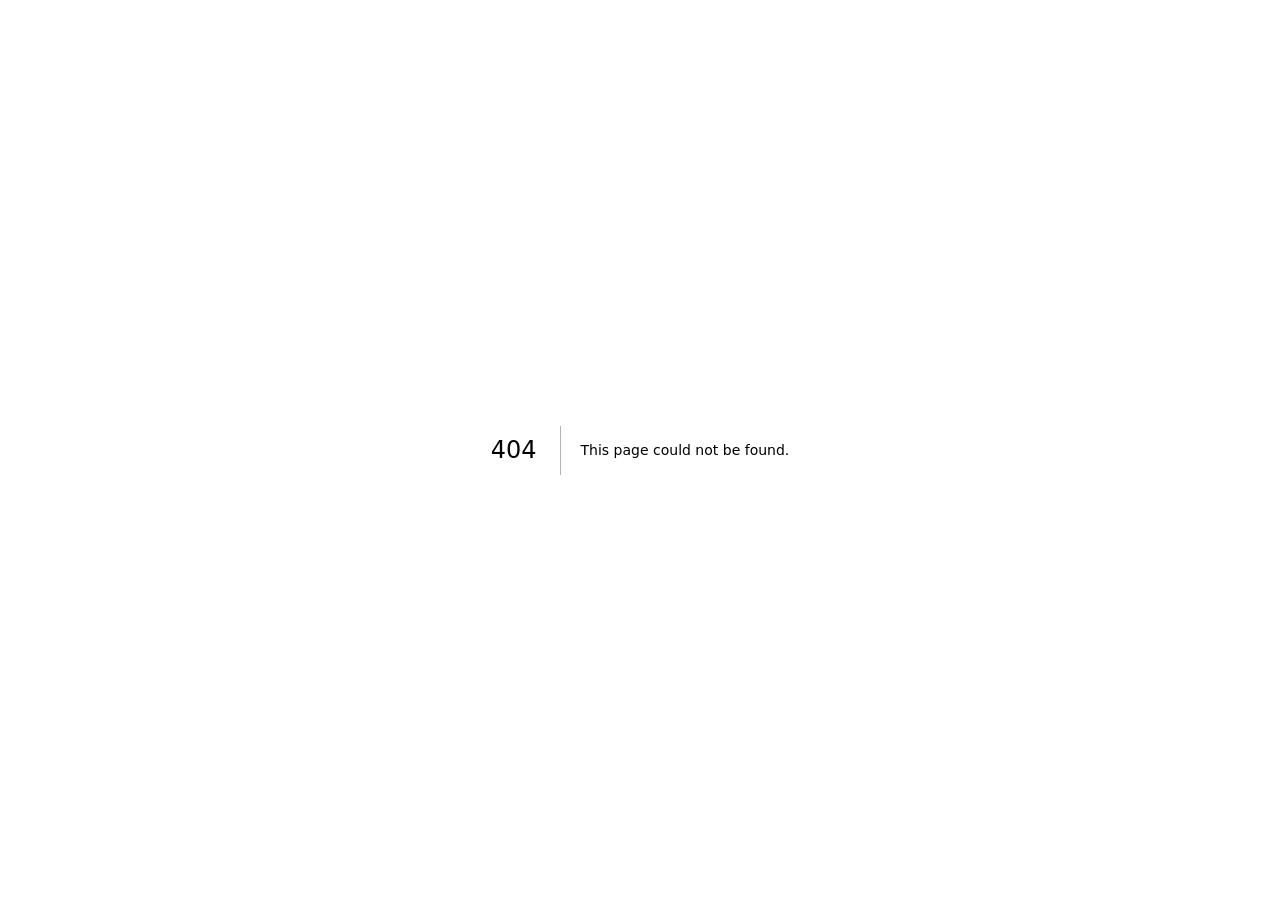
<file: _not-found.html>
<!DOCTYPE html><!--zi7fyrD4v7eG31LCjDv4_--><html lang="ru"><head><meta charSet="utf-8"/><meta name="viewport" content="width=device-width, initial-scale=1, viewport-fit=cover"/><link rel="preload" href="fonts/unbounded-900-cyrillic.woff2" as="font" crossorigin="anonymous" type="font/woff2"/><link rel="preload" href="fonts/unbounded-700-cyrillic.woff2" as="font" crossorigin="anonymous" type="font/woff2"/><link rel="preload" href="fonts/manrope-400-cyrillic.woff2" as="font" crossorigin="anonymous" type="font/woff2"/><link rel="preload" href="fonts/manrope-600-cyrillic.woff2" as="font" crossorigin="anonymous" type="font/woff2"/><link rel="preload" href="fonts/manrope-800-cyrillic.woff2" as="font" crossorigin="anonymous" type="font/woff2"/><link rel="preload" href="fonts/jetbrainsmono-400-cyrillic.woff2" as="font" crossorigin="anonymous" type="font/woff2"/><link rel="stylesheet" href="/_next/static/chunks/542b21da0946329e.css" data-precedence="next"/><link rel="preload" as="script" fetchPriority="low" href="/_next/static/chunks/c39637bc9d8cb116.js"/><script src="/_next/static/chunks/771dedee3f5e1621.js" async=""></script><script src="/_next/static/chunks/e461e3027eb348df.js" async=""></script><script src="/_next/static/chunks/turbopack-e912185b864304f5.js" async=""></script><script src="/_next/static/chunks/54195e774d48fae7.js" async=""></script><script src="/_next/static/chunks/bc123d8a630568bd.js" async=""></script><script src="/_next/static/chunks/2f236954d6a65e12.js" async=""></script><link rel="preload" href="fonts/fonts.css" as="style"/><meta name="robots" content="noindex"/><link rel="preload" href="fonts/unbounded-900-cyrillic.woff2" as="font" type="font/woff2" crossorigin="anonymous"/><link rel="preload" href="fonts/unbounded-700-cyrillic.woff2" as="font" type="font/woff2" crossorigin="anonymous"/><link rel="preload" href="fonts/manrope-400-cyrillic.woff2" as="font" type="font/woff2" crossorigin="anonymous"/><link rel="preload" href="fonts/manrope-600-cyrillic.woff2" as="font" type="font/woff2" crossorigin="anonymous"/><link rel="preload" href="fonts/manrope-800-cyrillic.woff2" as="font" type="font/woff2" crossorigin="anonymous"/><link rel="preload" href="fonts/jetbrainsmono-400-cyrillic.woff2" as="font" type="font/woff2" crossorigin="anonymous"/><title>404: This page could not be found.</title><meta name="theme-color" content="#F4EFE2"/><title>Коммуникативные особенности цифрового медиапространства</title><meta name="description" content="Полный курс Школы цифровых навыков и ИИ-компетенций: 6 занятий — архитектура цифровой связи, платформы и Tone of Voice, визуальный язык, комьюнити и этикет, ИИ как соавтор, итоговый кейс-медиастратегия + рабочая тетрадь на 118 полей. Дизайн-система «печатный цех»."/><meta name="application-name" content="Курс · Медиапространство"/><link rel="manifest" href="manifest.webmanifest"/><meta name="keywords" content="цифровая коммуникация,мультимодальность,медиапространство,лекция,рабочая тетрадь,Тone of Voice,промпт-инжиниринг,ИИ в коммуникациях,медиастратегия"/><meta name="format-detection" content="telephone=no"/><meta name="mobile-web-app-capable" content="yes"/><meta name="apple-mobile-web-app-title" content="Курс · Медиапространство"/><meta name="apple-mobile-web-app-status-bar-style" content="default"/><meta property="og:title" content="Коммуникативные особенности цифрового медиапространства"/><meta property="og:description" content="Полный курс Школы цифровых навыков и ИИ-компетенций: 6 занятий — архитектура цифровой связи, платформы и Tone of Voice, визуальный язык, комьюнити и этикет, ИИ как соавтор, итоговый кейс-медиастратегия + рабочая тетрадь на 118 полей. Дизайн-система «печатный цех»."/><meta property="og:site_name" content="Школа цифровых навыков и ИИ-компетенций"/><meta property="og:locale" content="ru_RU"/><meta property="og:image" content="http://localhost:3000/og-image.png"/><meta property="og:image:width" content="1200"/><meta property="og:image:height" content="630"/><meta property="og:image:alt" content="Курс «Коммуникативные особенности цифрового медиапространства» — лекция и рабочая тетрадь"/><meta property="og:type" content="website"/><meta name="twitter:card" content="summary_large_image"/><meta name="twitter:title" content="Коммуникативные особенности цифрового медиапространства"/><meta name="twitter:description" content="Полный курс Школы цифровых навыков и ИИ-компетенций: 6 занятий — архитектура цифровой связи, платформы и Tone of Voice, визуальный язык, комьюнити и этикет, ИИ как соавтор, итоговый кейс-медиастратегия + рабочая тетрадь на 118 полей. Дизайн-система «печатный цех»."/><meta name="twitter:image" content="http://localhost:3000/og-image.png"/><link rel="icon" href="favicon.svg" type="image/svg+xml"/><link rel="icon" href="icon-32.png" sizes="32x32" type="image/png"/><link rel="apple-touch-icon" href="icon-180.png" sizes="180x180" type="image/png"/><script>(function(){try{var t=localStorage.getItem('comm-theme-v1');var n=t?t==='night':window.matchMedia('(prefers-color-scheme: dark)').matches;if(n)document.documentElement.classList.add('pp-night');}catch(e){}})();</script><link rel="stylesheet" href="fonts/fonts.css"/><script src="/_next/static/chunks/a6dad97d9634a72d.js" noModule=""></script></head><body class="antialiased bg-background text-foreground"><div hidden=""><!--$--><!--/$--></div><div style="font-family:system-ui,&quot;Segoe UI&quot;,Roboto,Helvetica,Arial,sans-serif,&quot;Apple Color Emoji&quot;,&quot;Segoe UI Emoji&quot;;height:100vh;text-align:center;display:flex;flex-direction:column;align-items:center;justify-content:center"><div><style>body{color:#000;background:#fff;margin:0}.next-error-h1{border-right:1px solid rgba(0,0,0,.3)}@media (prefers-color-scheme:dark){body{color:#fff;background:#000}.next-error-h1{border-right:1px solid rgba(255,255,255,.3)}}</style><h1 class="next-error-h1" style="display:inline-block;margin:0 20px 0 0;padding:0 23px 0 0;font-size:24px;font-weight:500;vertical-align:top;line-height:49px">404</h1><div style="display:inline-block"><h2 style="font-size:14px;font-weight:400;line-height:49px;margin:0">This page could not be found.</h2></div></div></div><!--$--><!--/$--><div role="region" aria-label="Notifications (F8)" tabindex="-1" style="pointer-events:none"><ol tabindex="-1" class="fixed top-0 z-[100] flex max-h-screen w-full flex-col-reverse p-4 sm:bottom-0 sm:right-0 sm:top-auto sm:flex-col md:max-w-[420px]"></ol></div><script src="/_next/static/chunks/c39637bc9d8cb116.js" id="_R_" async=""></script><script>(self.__next_f=self.__next_f||[]).push([0])</script><script>self.__next_f.push([1,"1:\"$Sreact.fragment\"\n2:I[39756,[\"/_next/static/chunks/54195e774d48fae7.js\",\"/_next/static/chunks/bc123d8a630568bd.js\",\"/_next/static/chunks/2f236954d6a65e12.js\"],\"default\"]\n3:I[37457,[\"/_next/static/chunks/54195e774d48fae7.js\",\"/_next/static/chunks/bc123d8a630568bd.js\",\"/_next/static/chunks/2f236954d6a65e12.js\"],\"default\"]\n4:I[77855,[\"/_next/static/chunks/54195e774d48fae7.js\",\"/_next/static/chunks/bc123d8a630568bd.js\",\"/_next/static/chunks/2f236954d6a65e12.js\"],\"Toaster\"]\n5:I[97367,[\"/_next/static/chunks/54195e774d48fae7.js\",\"/_next/static/chunks/bc123d8a630568bd.js\",\"/_next/static/chunks/2f236954d6a65e12.js\"],\"OutletBoundary\"]\n6:\"$Sreact.suspense\"\n8:I[97367,[\"/_next/static/chunks/54195e774d48fae7.js\",\"/_next/static/chunks/bc123d8a630568bd.js\",\"/_next/static/chunks/2f236954d6a65e12.js\"],\"ViewportBoundary\"]\na:I[97367,[\"/_next/static/chunks/54195e774d48fae7.js\",\"/_next/static/chunks/bc123d8a630568bd.js\",\"/_next/static/chunks/2f236954d6a65e12.js\"],\"MetadataBoundary\"]\nc:I[68027,[\"/_next/static/chunks/54195e774d48fae7.js\",\"/_next/static/chunks/bc123d8a630568bd.js\",\"/_next/static/chunks/2f236954d6a65e12.js\"],\"default\"]\n:HL[\"/_next/static/chunks/542b21da0946329e.css\",\"style\"]\n:HL[\"fonts/fonts.css\",\"style\"]\n:HL[\"fonts/unbounded-900-cyrillic.woff2\",\"font\",{\"crossOrigin\":\"anonymous\",\"type\":\"font/woff2\"}]\n:HL[\"fonts/unbounded-700-cyrillic.woff2\",\"font\",{\"crossOrigin\":\"anonymous\",\"type\":\"font/woff2\"}]\n:HL[\"fonts/manrope-400-cyrillic.woff2\",\"font\",{\"crossOrigin\":\"anonymous\",\"type\":\"font/woff2\"}]\n:HL[\"fonts/manrope-600-cyrillic.woff2\",\"font\",{\"crossOrigin\":\"anonymous\",\"type\":\"font/woff2\"}]\n:HL[\"fonts/manrope-800-cyrillic.woff2\",\"font\",{\"crossOrigin\":\"anonymous\",\"type\":\"font/woff2\"}]\n:HL[\"fonts/jetbrainsmono-400-cyrillic.woff2\",\"font\",{\"crossOrigin\":\"anonymous\",\"type\":\"font/woff2\"}]\n"])</script><script>self.__next_f.push([1,"0:{\"P\":null,\"b\":\"zi7fyrD4v7eG31LCjDv4-\",\"c\":[\"\",\"_not-found\"],\"q\":\"\",\"i\":false,\"f\":[[[\"\",{\"children\":[\"/_not-found\",{\"children\":[\"__PAGE__\",{}]}]},\"$undefined\",\"$undefined\",true],[[\"$\",\"$1\",\"c\",{\"children\":[[[\"$\",\"link\",\"0\",{\"rel\":\"stylesheet\",\"href\":\"/_next/static/chunks/542b21da0946329e.css\",\"precedence\":\"next\",\"crossOrigin\":\"$undefined\",\"nonce\":\"$undefined\"}],[\"$\",\"script\",\"script-0\",{\"src\":\"/_next/static/chunks/54195e774d48fae7.js\",\"async\":true,\"nonce\":\"$undefined\"}],[\"$\",\"script\",\"script-1\",{\"src\":\"/_next/static/chunks/bc123d8a630568bd.js\",\"async\":true,\"nonce\":\"$undefined\"}],[\"$\",\"script\",\"script-2\",{\"src\":\"/_next/static/chunks/2f236954d6a65e12.js\",\"async\":true,\"nonce\":\"$undefined\"}]],[\"$\",\"html\",null,{\"lang\":\"ru\",\"suppressHydrationWarning\":true,\"children\":[[\"$\",\"head\",null,{\"children\":[[\"$\",\"script\",null,{\"dangerouslySetInnerHTML\":{\"__html\":\"(function(){try{var t=localStorage.getItem('comm-theme-v1');var n=t?t==='night':window.matchMedia('(prefers-color-scheme: dark)').matches;if(n)document.documentElement.classList.add('pp-night');}catch(e){}})();\"}}],[\"$\",\"link\",null,{\"rel\":\"stylesheet\",\"href\":\"fonts/fonts.css\"}],[\"$\",\"link\",null,{\"rel\":\"preload\",\"href\":\"fonts/unbounded-900-cyrillic.woff2\",\"as\":\"font\",\"type\":\"font/woff2\",\"crossOrigin\":\"anonymous\"}],[\"$\",\"link\",null,{\"rel\":\"preload\",\"href\":\"fonts/unbounded-700-cyrillic.woff2\",\"as\":\"font\",\"type\":\"font/woff2\",\"crossOrigin\":\"anonymous\"}],[\"$\",\"link\",null,{\"rel\":\"preload\",\"href\":\"fonts/manrope-400-cyrillic.woff2\",\"as\":\"font\",\"type\":\"font/woff2\",\"crossOrigin\":\"anonymous\"}],[\"$\",\"link\",null,{\"rel\":\"preload\",\"href\":\"fonts/manrope-600-cyrillic.woff2\",\"as\":\"font\",\"type\":\"font/woff2\",\"crossOrigin\":\"anonymous\"}],[\"$\",\"link\",null,{\"rel\":\"preload\",\"href\":\"fonts/manrope-800-cyrillic.woff2\",\"as\":\"font\",\"type\":\"font/woff2\",\"crossOrigin\":\"anonymous\"}],[\"$\",\"link\",null,{\"rel\":\"preload\",\"href\":\"fonts/jetbrainsmono-400-cyrillic.woff2\",\"as\":\"font\",\"type\":\"font/woff2\",\"crossOrigin\":\"anonymous\"}]]}],[\"$\",\"body\",null,{\"className\":\"antialiased bg-background text-foreground\",\"children\":[[\"$\",\"$L2\",null,{\"parallelRouterKey\":\"children\",\"error\":\"$undefined\",\"errorStyles\":\"$undefined\",\"errorScripts\":\"$undefined\",\"template\":[\"$\",\"$L3\",null,{}],\"templateStyles\":\"$undefined\",\"templateScripts\":\"$undefined\",\"notFound\":[[[\"$\",\"title\",null,{\"children\":\"404: This page could not be found.\"}],[\"$\",\"div\",null,{\"style\":{\"fontFamily\":\"system-ui,\\\"Segoe UI\\\",Roboto,Helvetica,Arial,sans-serif,\\\"Apple Color Emoji\\\",\\\"Segoe UI Emoji\\\"\",\"height\":\"100vh\",\"textAlign\":\"center\",\"display\":\"flex\",\"flexDirection\":\"column\",\"alignItems\":\"center\",\"justifyContent\":\"center\"},\"children\":[\"$\",\"div\",null,{\"children\":[[\"$\",\"style\",null,{\"dangerouslySetInnerHTML\":{\"__html\":\"body{color:#000;background:#fff;margin:0}.next-error-h1{border-right:1px solid rgba(0,0,0,.3)}@media (prefers-color-scheme:dark){body{color:#fff;background:#000}.next-error-h1{border-right:1px solid rgba(255,255,255,.3)}}\"}}],[\"$\",\"h1\",null,{\"className\":\"next-error-h1\",\"style\":{\"display\":\"inline-block\",\"margin\":\"0 20px 0 0\",\"padding\":\"0 23px 0 0\",\"fontSize\":24,\"fontWeight\":500,\"verticalAlign\":\"top\",\"lineHeight\":\"49px\"},\"children\":404}],[\"$\",\"div\",null,{\"style\":{\"display\":\"inline-block\"},\"children\":[\"$\",\"h2\",null,{\"style\":{\"fontSize\":14,\"fontWeight\":400,\"lineHeight\":\"49px\",\"margin\":0},\"children\":\"This page could not be found.\"}]}]]}]}]],[]],\"forbidden\":\"$undefined\",\"unauthorized\":\"$undefined\"}],[\"$\",\"$L4\",null,{}]]}]]}]]}],{\"children\":[[\"$\",\"$1\",\"c\",{\"children\":[null,[\"$\",\"$L2\",null,{\"parallelRouterKey\":\"children\",\"error\":\"$undefined\",\"errorStyles\":\"$undefined\",\"errorScripts\":\"$undefined\",\"template\":[\"$\",\"$L3\",null,{}],\"templateStyles\":\"$undefined\",\"templateScripts\":\"$undefined\",\"notFound\":\"$undefined\",\"forbidden\":\"$undefined\",\"unauthorized\":\"$undefined\"}]]}],{\"children\":[[\"$\",\"$1\",\"c\",{\"children\":[[[\"$\",\"title\",null,{\"children\":\"404: This page could not be found.\"}],[\"$\",\"div\",null,{\"style\":\"$0:f:0:1:0:props:children:1:props:children:1:props:children:0:props:notFound:0:1:props:style\",\"children\":[\"$\",\"div\",null,{\"children\":[[\"$\",\"style\",null,{\"dangerouslySetInnerHTML\":{\"__html\":\"body{color:#000;background:#fff;margin:0}.next-error-h1{border-right:1px solid rgba(0,0,0,.3)}@media (prefers-color-scheme:dark){body{color:#fff;background:#000}.next-error-h1{border-right:1px solid rgba(255,255,255,.3)}}\"}}],[\"$\",\"h1\",null,{\"className\":\"next-error-h1\",\"style\":\"$0:f:0:1:0:props:children:1:props:children:1:props:children:0:props:notFound:0:1:props:children:props:children:1:props:style\",\"children\":404}],[\"$\",\"div\",null,{\"style\":\"$0:f:0:1:0:props:children:1:props:children:1:props:children:0:props:notFound:0:1:props:children:props:children:2:props:style\",\"children\":[\"$\",\"h2\",null,{\"style\":\"$0:f:0:1:0:props:children:1:props:children:1:props:children:0:props:notFound:0:1:props:children:props:children:2:props:children:props:style\",\"children\":\"This page could not be found.\"}]}]]}]}]],null,[\"$\",\"$L5\",null,{\"children\":[\"$\",\"$6\",null,{\"name\":\"Next.MetadataOutlet\",\"children\":\"$@7\"}]}]]}],{},null,false,false]},null,false,false]},null,false,false],[\"$\",\"$1\",\"h\",{\"children\":[[\"$\",\"meta\",null,{\"name\":\"robots\",\"content\":\"noindex\"}],[\"$\",\"$L8\",null,{\"children\":\"$L9\"}],[\"$\",\"div\",null,{\"hidden\":true,\"children\":[\"$\",\"$La\",null,{\"children\":[\"$\",\"$6\",null,{\"name\":\"Next.Metadata\",\"children\":\"$Lb\"}]}]}],null]}],false]],\"m\":\"$undefined\",\"G\":[\"$c\",\"$undefined\"],\"S\":true}\n"])</script><script>self.__next_f.push([1,"9:[[\"$\",\"meta\",\"0\",{\"charSet\":\"utf-8\"}],[\"$\",\"meta\",\"1\",{\"name\":\"viewport\",\"content\":\"width=device-width, initial-scale=1, viewport-fit=cover\"}],[\"$\",\"meta\",\"2\",{\"name\":\"theme-color\",\"content\":\"#F4EFE2\"}]]\n"])</script><script>self.__next_f.push([1,"d:I[27201,[\"/_next/static/chunks/54195e774d48fae7.js\",\"/_next/static/chunks/bc123d8a630568bd.js\",\"/_next/static/chunks/2f236954d6a65e12.js\"],\"IconMark\"]\n7:null\n"])</script><script>self.__next_f.push([1,"b:[[\"$\",\"title\",\"0\",{\"children\":\"Коммуникативные особенности цифрового медиапространства\"}],[\"$\",\"meta\",\"1\",{\"name\":\"description\",\"content\":\"Полный курс Школы цифровых навыков и ИИ-компетенций: 6 занятий — архитектура цифровой связи, платформы и Tone of Voice, визуальный язык, комьюнити и этикет, ИИ как соавтор, итоговый кейс-медиастратегия + рабочая тетрадь на 118 полей. Дизайн-система «печатный цех».\"}],[\"$\",\"meta\",\"2\",{\"name\":\"application-name\",\"content\":\"Курс · Медиапространство\"}],[\"$\",\"link\",\"3\",{\"rel\":\"manifest\",\"href\":\"manifest.webmanifest\",\"crossOrigin\":\"$undefined\"}],[\"$\",\"meta\",\"4\",{\"name\":\"keywords\",\"content\":\"цифровая коммуникация,мультимодальность,медиапространство,лекция,рабочая тетрадь,Тone of Voice,промпт-инжиниринг,ИИ в коммуникациях,медиастратегия\"}],[\"$\",\"meta\",\"5\",{\"name\":\"format-detection\",\"content\":\"telephone=no\"}],[\"$\",\"meta\",\"6\",{\"name\":\"mobile-web-app-capable\",\"content\":\"yes\"}],[\"$\",\"meta\",\"7\",{\"name\":\"apple-mobile-web-app-title\",\"content\":\"Курс · Медиапространство\"}],[\"$\",\"meta\",\"8\",{\"name\":\"apple-mobile-web-app-status-bar-style\",\"content\":\"default\"}],[\"$\",\"meta\",\"9\",{\"property\":\"og:title\",\"content\":\"Коммуникативные особенности цифрового медиапространства\"}],[\"$\",\"meta\",\"10\",{\"property\":\"og:description\",\"content\":\"Полный курс Школы цифровых навыков и ИИ-компетенций: 6 занятий — архитектура цифровой связи, платформы и Tone of Voice, визуальный язык, комьюнити и этикет, ИИ как соавтор, итоговый кейс-медиастратегия + рабочая тетрадь на 118 полей. Дизайн-система «печатный цех».\"}],[\"$\",\"meta\",\"11\",{\"property\":\"og:site_name\",\"content\":\"Школа цифровых навыков и ИИ-компетенций\"}],[\"$\",\"meta\",\"12\",{\"property\":\"og:locale\",\"content\":\"ru_RU\"}],[\"$\",\"meta\",\"13\",{\"property\":\"og:image\",\"content\":\"http://localhost:3000/og-image.png\"}],[\"$\",\"meta\",\"14\",{\"property\":\"og:image:width\",\"content\":\"1200\"}],[\"$\",\"meta\",\"15\",{\"property\":\"og:image:height\",\"content\":\"630\"}],[\"$\",\"meta\",\"16\",{\"property\":\"og:image:alt\",\"content\":\"Курс «Коммуникативные особенности цифрового медиапространства» — лекция и рабочая тетрадь\"}],[\"$\",\"meta\",\"17\",{\"property\":\"og:type\",\"content\":\"website\"}],[\"$\",\"meta\",\"18\",{\"name\":\"twitter:card\",\"content\":\"summary_large_image\"}],[\"$\",\"meta\",\"19\",{\"name\":\"twitter:title\",\"content\":\"Коммуникативные особенности цифрового медиапространства\"}],[\"$\",\"meta\",\"20\",{\"name\":\"twitter:description\",\"content\":\"Полный курс Школы цифровых навыков и ИИ-компетенций: 6 занятий — архитектура цифровой связи, платформы и Tone of Voice, визуальный язык, комьюнити и этикет, ИИ как соавтор, итоговый кейс-медиастратегия + рабочая тетрадь на 118 полей. Дизайн-система «печатный цех».\"}],[\"$\",\"meta\",\"21\",{\"name\":\"twitter:image\",\"content\":\"http://localhost:3000/og-image.png\"}],[\"$\",\"link\",\"22\",{\"rel\":\"icon\",\"href\":\"favicon.svg\",\"type\":\"image/svg+xml\"}],[\"$\",\"link\",\"23\",{\"rel\":\"icon\",\"href\":\"icon-32.png\",\"sizes\":\"32x32\",\"type\":\"image/png\"}],[\"$\",\"link\",\"24\",{\"rel\":\"apple-touch-icon\",\"href\":\"icon-180.png\",\"sizes\":\"180x180\",\"type\":\"image/png\"}],[\"$\",\"$Ld\",\"25\",{}]]\n"])</script></body></html>
</file>
<file: _next/static/chunks/a5c89289e9e1e45a.css>
@layer properties{@supports (((-webkit-hyphens:none)) and (not (margin-trim:inline))) or ((-moz-orient:inline) and (not (color:rgb(from red r g b)))){*,:before,:after,::backdrop{--tw-translate-x:0;--tw-translate-y:0;--tw-translate-z:0;--tw-rotate-x:initial;--tw-rotate-y:initial;--tw-rotate-z:initial;--tw-skew-x:initial;--tw-skew-y:initial;--tw-space-y-reverse:0;--tw-space-x-reverse:0;--tw-border-style:solid;--tw-leading:initial;--tw-font-weight:initial;--tw-tracking:initial;--tw-ordinal:initial;--tw-slashed-zero:initial;--tw-numeric-figure:initial;--tw-numeric-spacing:initial;--tw-numeric-fraction:initial;--tw-shadow:0 0 #0000;--tw-shadow-color:initial;--tw-shadow-alpha:100%;--tw-inset-shadow:0 0 #0000;--tw-inset-shadow-color:initial;--tw-inset-shadow-alpha:100%;--tw-ring-color:initial;--tw-ring-shadow:0 0 #0000;--tw-inset-ring-color:initial;--tw-inset-ring-shadow:0 0 #0000;--tw-ring-inset:initial;--tw-ring-offset-width:0px;--tw-ring-offset-color:#fff;--tw-ring-offset-shadow:0 0 #0000;--tw-outline-style:solid;--tw-duration:initial;--tw-ease:initial;--tw-content:"";--tw-animation-delay:0s;--tw-animation-direction:normal;--tw-animation-duration:initial;--tw-animation-fill-mode:none;--tw-animation-iteration-count:1;--tw-enter-blur:0;--tw-enter-opacity:1;--tw-enter-rotate:0;--tw-enter-scale:1;--tw-enter-translate-x:0;--tw-enter-translate-y:0;--tw-exit-blur:0;--tw-exit-opacity:1;--tw-exit-rotate:0;--tw-exit-scale:1;--tw-exit-translate-x:0;--tw-exit-translate-y:0}}}@layer theme{:root,:host{--color-red-50:#fef2f2;--color-red-100:#ffe2e2;--color-red-300:#ffa3a3;--color-red-400:#ff6568;--color-red-600:#e40014;--color-red-800:#9f0712;--color-green-100:#dcfce7;--color-green-800:#016630;--color-blue-500:#3080ff;--color-blue-600:#155dfc;--color-gray-500:#6a7282;--color-gray-700:#364153;--color-gray-900:#101828;--color-black:#000;--color-white:#fff;--spacing:.25rem;--container-sm:24rem;--container-lg:32rem;--container-2xl:42rem;--text-xs:.75rem;--text-xs--line-height:calc(1/.75);--text-sm:.875rem;--text-sm--line-height:calc(1.25/.875);--text-base:1rem;--text-base--line-height:calc(1.5/1);--text-lg:1.125rem;--text-lg--line-height:calc(1.75/1.125);--font-weight-normal:400;--font-weight-medium:500;--font-weight-semibold:600;--font-weight-bold:700;--tracking-tight:-.025em;--tracking-widest:.1em;--leading-relaxed:1.625;--radius-xs:.125rem;--ease-in-out:cubic-bezier(.4,0,.2,1);--animate-pulse:pulse 2s cubic-bezier(.4,0,.6,1)infinite;--aspect-video:16/9;--default-transition-duration:.15s;--default-transition-timing-function:cubic-bezier(.4,0,.2,1);--default-font-family:var(--font-manrope);--default-mono-font-family:var(--font-jbmono);--color-border:var(--border)}@supports (color:lab(0% 0 0)){:root,:host{--color-red-50:lab(96.5005% 4.18508 1.52328);--color-red-100:lab(92.243% 10.2865 3.83865);--color-red-300:lab(76.5514% 36.422 15.5335);--color-red-400:lab(63.7053% 60.745 31.3109);--color-red-600:lab(48.4493% 77.4328 61.5452);--color-red-800:lab(33.7174% 55.8993 41.0293);--color-green-100:lab(96.1861% -13.8464 6.52365);--color-green-800:lab(37.4616% -36.7971 22.9692);--color-blue-500:lab(54.1736% 13.3369 -74.6839);--color-blue-600:lab(44.0605% 29.0279 -86.0352);--color-gray-500:lab(47.7841% -.393182 -10.0268);--color-gray-700:lab(27.1134% -.956401 -12.3224);--color-gray-900:lab(8.11897% .811279 -12.254)}}}@layer base{*,:after,:before,::backdrop{box-sizing:border-box;border:0 solid;margin:0;padding:0}::file-selector-button{box-sizing:border-box;border:0 solid;margin:0;padding:0}html,:host{-webkit-text-size-adjust:100%;tab-size:4;line-height:1.5;font-family:var(--default-font-family,ui-sans-serif,system-ui,sans-serif,"Apple Color Emoji","Segoe UI Emoji","Segoe UI Symbol","Noto Color Emoji");font-feature-settings:var(--default-font-feature-settings,normal);font-variation-settings:var(--default-font-variation-settings,normal);-webkit-tap-highlight-color:transparent}hr{height:0;color:inherit;border-top-width:1px}abbr:where([title]){-webkit-text-decoration:underline dotted;text-decoration:underline dotted}h1,h2,h3,h4,h5,h6{font-size:inherit;font-weight:inherit}a{color:inherit;-webkit-text-decoration:inherit;-webkit-text-decoration:inherit;-webkit-text-decoration:inherit;-webkit-text-decoration:inherit;text-decoration:inherit}b,strong{font-weight:bolder}code,kbd,samp,pre{font-family:var(--default-mono-font-family,ui-monospace,SFMono-Regular,Menlo,Monaco,Consolas,"Liberation Mono","Courier New",monospace);font-feature-settings:var(--default-mono-font-feature-settings,normal);font-variation-settings:var(--default-mono-font-variation-settings,normal);font-size:1em}small{font-size:80%}sub,sup{vertical-align:baseline;font-size:75%;line-height:0;position:relative}sub{bottom:-.25em}sup{top:-.5em}table{text-indent:0;border-color:inherit;border-collapse:collapse}:-moz-focusring{outline:auto}progress{vertical-align:baseline}summary{display:list-item}ol,ul,menu{list-style:none}img,svg,video,canvas,audio,iframe,embed,object{vertical-align:middle;display:block}img,video{max-width:100%;height:auto}button,input,select,optgroup,textarea{font:inherit;font-feature-settings:inherit;font-variation-settings:inherit;letter-spacing:inherit;color:inherit;opacity:1;background-color:#0000;border-radius:0}::file-selector-button{font:inherit;font-feature-settings:inherit;font-variation-settings:inherit;letter-spacing:inherit;color:inherit;opacity:1;background-color:#0000;border-radius:0}:where(select:is([multiple],[size])) optgroup{font-weight:bolder}:where(select:is([multiple],[size])) optgroup option{padding-inline-start:20px}::file-selector-button{margin-inline-end:4px}::placeholder{opacity:1}@supports (not ((-webkit-appearance:-apple-pay-button))) or (contain-intrinsic-size:1px){::placeholder{color:currentColor}@supports (color:color-mix(in lab, red, red)){::placeholder{color:color-mix(in oklab,currentcolor 50%,transparent)}}}textarea{resize:vertical}::-webkit-search-decoration{-webkit-appearance:none}::-webkit-date-and-time-value{min-height:1lh;text-align:inherit}::-webkit-datetime-edit{display:inline-flex}::-webkit-datetime-edit-fields-wrapper{padding:0}::-webkit-datetime-edit{padding-block:0}::-webkit-datetime-edit-year-field{padding-block:0}::-webkit-datetime-edit-month-field{padding-block:0}::-webkit-datetime-edit-day-field{padding-block:0}::-webkit-datetime-edit-hour-field{padding-block:0}::-webkit-datetime-edit-minute-field{padding-block:0}::-webkit-datetime-edit-second-field{padding-block:0}::-webkit-datetime-edit-millisecond-field{padding-block:0}::-webkit-datetime-edit-meridiem-field{padding-block:0}::-webkit-calendar-picker-indicator{line-height:1}:-moz-ui-invalid{box-shadow:none}button,input:where([type=button],[type=reset],[type=submit]){appearance:button}::file-selector-button{appearance:button}::-webkit-inner-spin-button{height:auto}::-webkit-outer-spin-button{height:auto}[hidden]:where(:not([hidden=until-found])){display:none!important}*{border-color:var(--border);outline-color:var(--ring)}@supports (color:color-mix(in lab, red, red)){*{outline-color:color-mix(in oklab,var(--ring)50%,transparent)}}body{background-color:var(--background);color:var(--foreground)}}@layer components;@layer utilities{.\@container\/card-header{container:card-header/inline-size}.pointer-events-auto{pointer-events:auto}.pointer-events-none{pointer-events:none}.invisible{visibility:hidden}.sr-only{clip-path:inset(50%);white-space:nowrap;border-width:0;width:1px;height:1px;margin:-1px;padding:0;position:absolute;overflow:hidden}.absolute{position:absolute}.fixed{position:fixed}.relative{position:relative}.sticky{position:sticky}.inset-0{inset:calc(var(--spacing)*0)}.inset-x-0{inset-inline:calc(var(--spacing)*0)}.inset-y-0{inset-block:calc(var(--spacing)*0)}.-top-12{top:calc(var(--spacing)*-12)}.top-0{top:calc(var(--spacing)*0)}.top-1{top:calc(var(--spacing)*1)}.top-1\.5{top:calc(var(--spacing)*1.5)}.top-1\/2{top:50%}.top-3{top:calc(var(--spacing)*3)}.top-3\.5{top:calc(var(--spacing)*3.5)}.top-4{top:calc(var(--spacing)*4)}.top-\[1px\]{top:1px}.top-\[50\%\]{top:50%}.top-\[60\%\]{top:60%}.top-full{top:100%}.-right-12{right:calc(var(--spacing)*-12)}.right-0{right:calc(var(--spacing)*0)}.right-1{right:calc(var(--spacing)*1)}.right-2{right:calc(var(--spacing)*2)}.right-3{right:calc(var(--spacing)*3)}.right-4{right:calc(var(--spacing)*4)}.-bottom-12{bottom:calc(var(--spacing)*-12)}.bottom-0{bottom:calc(var(--spacing)*0)}.-left-12{left:calc(var(--spacing)*-12)}.left-0{left:calc(var(--spacing)*0)}.left-1\/2{left:50%}.left-2{left:calc(var(--spacing)*2)}.left-3{left:calc(var(--spacing)*3)}.left-\[50\%\]{left:50%}.isolate{isolation:isolate}.z-10{z-index:10}.z-20{z-index:20}.z-50{z-index:50}.z-\[1\]{z-index:1}.z-\[100\]{z-index:100}.col-start-2{grid-column-start:2}.row-span-2{grid-row:span 2/span 2}.row-start-1{grid-row-start:1}.container{width:100%}@media (min-width:40rem){.container{max-width:40rem}}@media (min-width:48rem){.container{max-width:48rem}}@media (min-width:64rem){.container{max-width:64rem}}@media (min-width:80rem){.container{max-width:80rem}}@media (min-width:96rem){.container{max-width:96rem}}.-mx-1{margin-inline:calc(var(--spacing)*-1)}.mx-2{margin-inline:calc(var(--spacing)*2)}.mx-3\.5{margin-inline:calc(var(--spacing)*3.5)}.mx-auto{margin-inline:auto}.my-0\.5{margin-block:calc(var(--spacing)*.5)}.my-1{margin-block:calc(var(--spacing)*1)}.-mt-4{margin-top:calc(var(--spacing)*-4)}.mt-1\.5{margin-top:calc(var(--spacing)*1.5)}.mt-2{margin-top:calc(var(--spacing)*2)}.mt-4{margin-top:calc(var(--spacing)*4)}.mt-auto{margin-top:auto}.-ml-4{margin-left:calc(var(--spacing)*-4)}.ml-1{margin-left:calc(var(--spacing)*1)}.ml-auto{margin-left:auto}.line-clamp-1{-webkit-line-clamp:1;-webkit-box-orient:vertical;display:-webkit-box;overflow:hidden}.block{display:block}.flex{display:flex}.grid{display:grid}.hidden{display:none}.inline-flex{display:inline-flex}.table{display:table}.table-caption{display:table-caption}.table-cell{display:table-cell}.table-row{display:table-row}.field-sizing-content{field-sizing:content}.aspect-square{aspect-ratio:1}.aspect-video{aspect-ratio:var(--aspect-video)}.size-\(--cell-size\){width:var(--cell-size);height:var(--cell-size)}.size-2{width:calc(var(--spacing)*2);height:calc(var(--spacing)*2)}.size-2\.5{width:calc(var(--spacing)*2.5);height:calc(var(--spacing)*2.5)}.size-3{width:calc(var(--spacing)*3);height:calc(var(--spacing)*3)}.size-3\.5{width:calc(var(--spacing)*3.5);height:calc(var(--spacing)*3.5)}.size-4{width:calc(var(--spacing)*4);height:calc(var(--spacing)*4)}.size-7{width:calc(var(--spacing)*7);height:calc(var(--spacing)*7)}.size-8{width:calc(var(--spacing)*8);height:calc(var(--spacing)*8)}.size-9{width:calc(var(--spacing)*9);height:calc(var(--spacing)*9)}.size-auto{width:auto;height:auto}.size-full{width:100%;height:100%}.h-\(--cell-size\){height:var(--cell-size)}.h-1\.5{height:calc(var(--spacing)*1.5)}.h-2{height:calc(var(--spacing)*2)}.h-2\.5{height:calc(var(--spacing)*2.5)}.h-3\.5{height:calc(var(--spacing)*3.5)}.h-4{height:calc(var(--spacing)*4)}.h-5{height:calc(var(--spacing)*5)}.h-6{height:calc(var(--spacing)*6)}.h-7{height:calc(var(--spacing)*7)}.h-8{height:calc(var(--spacing)*8)}.h-9{height:calc(var(--spacing)*9)}.h-10{height:calc(var(--spacing)*10)}.h-12{height:calc(var(--spacing)*12)}.h-80{height:calc(var(--spacing)*80)}.h-\[1\.15rem\]{height:1.15rem}.h-\[calc\(100\%-1px\)\]{height:calc(100% - 1px)}.h-\[var\(--radix-navigation-menu-viewport-height\)\]{height:var(--radix-navigation-menu-viewport-height)}.h-\[var\(--radix-select-trigger-height\)\]{height:var(--radix-select-trigger-height)}.h-auto{height:auto}.h-full{height:100%}.h-px{height:1px}.h-svh{height:100svh}.max-h-\(--radix-context-menu-content-available-height\){max-height:var(--radix-context-menu-content-available-height)}.max-h-\(--radix-dropdown-menu-content-available-height\){max-height:var(--radix-dropdown-menu-content-available-height)}.max-h-\(--radix-select-content-available-height\){max-height:var(--radix-select-content-available-height)}.max-h-\[300px\]{max-height:300px}.max-h-screen{max-height:100vh}.min-h-0{min-height:calc(var(--spacing)*0)}.min-h-4{min-height:calc(var(--spacing)*4)}.min-h-16{min-height:calc(var(--spacing)*16)}.min-h-screen{min-height:100vh}.min-h-svh{min-height:100svh}.w-\(--cell-size\){width:var(--cell-size)}.w-\(--sidebar-width\){width:var(--sidebar-width)}.w-0{width:calc(var(--spacing)*0)}.w-1{width:calc(var(--spacing)*1)}.w-2{width:calc(var(--spacing)*2)}.w-2\.5{width:calc(var(--spacing)*2.5)}.w-3{width:calc(var(--spacing)*3)}.w-3\.5{width:calc(var(--spacing)*3.5)}.w-3\/4{width:75%}.w-4{width:calc(var(--spacing)*4)}.w-5{width:calc(var(--spacing)*5)}.w-6{width:calc(var(--spacing)*6)}.w-7{width:calc(var(--spacing)*7)}.w-8{width:calc(var(--spacing)*8)}.w-9{width:calc(var(--spacing)*9)}.w-64{width:calc(var(--spacing)*64)}.w-72{width:calc(var(--spacing)*72)}.w-\[100px\]{width:100px}.w-auto{width:auto}.w-fit{width:fit-content}.w-full{width:100%}.w-max{width:max-content}.w-px{width:1px}.max-w-\(--skeleton-width\){max-width:var(--skeleton-width)}.max-w-2xl{max-width:var(--container-2xl)}.max-w-\[calc\(100\%-2rem\)\]{max-width:calc(100% - 2rem)}.max-w-max{max-width:max-content}.min-w-\(--cell-size\){min-width:var(--cell-size)}.min-w-0{min-width:calc(var(--spacing)*0)}.min-w-5{min-width:calc(var(--spacing)*5)}.min-w-8{min-width:calc(var(--spacing)*8)}.min-w-9{min-width:calc(var(--spacing)*9)}.min-w-10{min-width:calc(var(--spacing)*10)}.min-w-\[8rem\]{min-width:8rem}.min-w-\[12rem\]{min-width:12rem}.min-w-\[var\(--radix-select-trigger-width\)\]{min-width:var(--radix-select-trigger-width)}.flex-1{flex:1}.shrink-0{flex-shrink:0}.grow{flex-grow:1}.grow-0{flex-grow:0}.basis-full{flex-basis:100%}.caption-bottom{caption-side:bottom}.border-collapse{border-collapse:collapse}.origin-\(--radix-context-menu-content-transform-origin\){transform-origin:var(--radix-context-menu-content-transform-origin)}.origin-\(--radix-dropdown-menu-content-transform-origin\){transform-origin:var(--radix-dropdown-menu-content-transform-origin)}.origin-\(--radix-hover-card-content-transform-origin\){transform-origin:var(--radix-hover-card-content-transform-origin)}.origin-\(--radix-menubar-content-transform-origin\){transform-origin:var(--radix-menubar-content-transform-origin)}.origin-\(--radix-popover-content-transform-origin\){transform-origin:var(--radix-popover-content-transform-origin)}.origin-\(--radix-select-content-transform-origin\){transform-origin:var(--radix-select-content-transform-origin)}.origin-\(--radix-tooltip-content-transform-origin\){transform-origin:var(--radix-tooltip-content-transform-origin)}.-translate-x-1\/2{--tw-translate-x:calc(calc(1/2*100%)*-1);translate:var(--tw-translate-x)var(--tw-translate-y)}.-translate-x-px{--tw-translate-x:-1px;translate:var(--tw-translate-x)var(--tw-translate-y)}.translate-x-\[-50\%\]{--tw-translate-x:-50%;translate:var(--tw-translate-x)var(--tw-translate-y)}.translate-x-px{--tw-translate-x:1px;translate:var(--tw-translate-x)var(--tw-translate-y)}.-translate-y-1\/2{--tw-translate-y:calc(calc(1/2*100%)*-1);translate:var(--tw-translate-x)var(--tw-translate-y)}.translate-y-0\.5{--tw-translate-y:calc(var(--spacing)*.5);translate:var(--tw-translate-x)var(--tw-translate-y)}.translate-y-\[-50\%\]{--tw-translate-y:-50%;translate:var(--tw-translate-x)var(--tw-translate-y)}.translate-y-\[calc\(-50\%_-_2px\)\]{--tw-translate-y:calc(-50% - 2px);translate:var(--tw-translate-x)var(--tw-translate-y)}.rotate-45{rotate:45deg}.rotate-90{rotate:90deg}.transform{transform:var(--tw-rotate-x,)var(--tw-rotate-y,)var(--tw-rotate-z,)var(--tw-skew-x,)var(--tw-skew-y,)}.animate-caret-blink{animation:1.25s ease-out infinite caret-blink}.animate-in{animation:enter var(--tw-animation-duration,var(--tw-duration,.15s))var(--tw-ease,ease)var(--tw-animation-delay,0s)var(--tw-animation-iteration-count,1)var(--tw-animation-direction,normal)var(--tw-animation-fill-mode,none)}.animate-pulse{animation:var(--animate-pulse)}.cursor-default{cursor:default}.touch-none{touch-action:none}.resize{resize:both}.scroll-my-1{scroll-margin-block:calc(var(--spacing)*1)}.scroll-py-1{scroll-padding-block:calc(var(--spacing)*1)}.list-none{list-style-type:none}.auto-rows-min{grid-auto-rows:min-content}.grid-cols-\[0_1fr\]{grid-template-columns:0 1fr}.grid-rows-\[auto_auto\]{grid-template-rows:auto auto}.flex-col{flex-direction:column}.flex-col-reverse{flex-direction:column-reverse}.flex-row{flex-direction:row}.flex-wrap{flex-wrap:wrap}.items-center{align-items:center}.items-end{align-items:flex-end}.items-start{align-items:flex-start}.items-stretch{align-items:stretch}.justify-between{justify-content:space-between}.justify-center{justify-content:center}.justify-items-start{justify-items:start}.gap-0\.5{gap:calc(var(--spacing)*.5)}.gap-1{gap:calc(var(--spacing)*1)}.gap-1\.5{gap:calc(var(--spacing)*1.5)}.gap-2{gap:calc(var(--spacing)*2)}.gap-3{gap:calc(var(--spacing)*3)}.gap-4{gap:calc(var(--spacing)*4)}.gap-6{gap:calc(var(--spacing)*6)}:where(.space-y-2>:not(:last-child)){--tw-space-y-reverse:0;margin-block-start:calc(calc(var(--spacing)*2)*var(--tw-space-y-reverse));margin-block-end:calc(calc(var(--spacing)*2)*calc(1 - var(--tw-space-y-reverse)))}:where(.space-y-4>:not(:last-child)){--tw-space-y-reverse:0;margin-block-start:calc(calc(var(--spacing)*4)*var(--tw-space-y-reverse));margin-block-end:calc(calc(var(--spacing)*4)*calc(1 - var(--tw-space-y-reverse)))}:where(.space-x-2>:not(:last-child)){--tw-space-x-reverse:0;margin-inline-start:calc(calc(var(--spacing)*2)*var(--tw-space-x-reverse));margin-inline-end:calc(calc(var(--spacing)*2)*calc(1 - var(--tw-space-x-reverse)))}.gap-y-0\.5{row-gap:calc(var(--spacing)*.5)}.self-start{align-self:flex-start}.justify-self-end{justify-self:flex-end}.overflow-auto{overflow:auto}.overflow-hidden{overflow:hidden}.overflow-x-auto{overflow-x:auto}.overflow-x-hidden{overflow-x:hidden}.overflow-y-auto{overflow-y:auto}.rounded{border-radius:.25rem}.rounded-\[2px\]{border-radius:2px}.rounded-\[4px\]{border-radius:4px}.rounded-\[inherit\]{border-radius:inherit}.rounded-full{border-radius:3.40282e38px}.rounded-lg{border-radius:var(--radius)}.rounded-md{border-radius:calc(var(--radius) - 2px)}.rounded-none{border-radius:0}.rounded-sm{border-radius:calc(var(--radius) - 4px)}.rounded-xl{border-radius:calc(var(--radius) + 4px)}.rounded-xs{border-radius:var(--radius-xs)}.rounded-l-md{border-top-left-radius:calc(var(--radius) - 2px);border-bottom-left-radius:calc(var(--radius) - 2px)}.rounded-tl-sm{border-top-left-radius:calc(var(--radius) - 4px)}.rounded-r-md{border-top-right-radius:calc(var(--radius) - 2px);border-bottom-right-radius:calc(var(--radius) - 2px)}.border{border-style:var(--tw-border-style);border-width:1px}.border-\[1\.5px\]{border-style:var(--tw-border-style);border-width:1.5px}.border-y{border-block-style:var(--tw-border-style);border-block-width:1px}.border-t{border-top-style:var(--tw-border-style);border-top-width:1px}.border-r{border-right-style:var(--tw-border-style);border-right-width:1px}.border-b{border-bottom-style:var(--tw-border-style);border-bottom-width:1px}.border-b-\[3px\]{border-bottom-style:var(--tw-border-style);border-bottom-width:3px}.border-l{border-left-style:var(--tw-border-style);border-left-width:1px}.border-dashed{--tw-border-style:dashed;border-style:dashed}.border-\(--color-border\){border-color:var(--color-border)}.border-border\/50{border-color:var(--border)}@supports (color:color-mix(in lab, red, red)){.border-border\/50{border-color:color-mix(in oklab,var(--border)50%,transparent)}}.border-destructive{border-color:var(--destructive)}.border-input{border-color:var(--input)}.border-primary{border-color:var(--primary)}.border-sidebar-border{border-color:var(--sidebar-border)}.border-transparent{border-color:#0000}.border-t-transparent{border-top-color:#0000}.border-l-transparent{border-left-color:#0000}.bg-\(--color-bg\){background-color:var(--color-bg)}.bg-accent{background-color:var(--accent)}.bg-background{background-color:var(--background)}.bg-black\/50{background-color:#00000080}@supports (color:color-mix(in lab, red, red)){.bg-black\/50{background-color:color-mix(in oklab,var(--color-black)50%,transparent)}}.bg-border{background-color:var(--border)}.bg-card{background-color:var(--card)}.bg-destructive{background-color:var(--destructive)}.bg-foreground{background-color:var(--foreground)}.bg-green-100{background-color:var(--color-green-100)}.bg-muted,.bg-muted\/50{background-color:var(--muted)}@supports (color:color-mix(in lab, red, red)){.bg-muted\/50{background-color:color-mix(in oklab,var(--muted)50%,transparent)}}.bg-popover{background-color:var(--popover)}.bg-primary,.bg-primary\/20{background-color:var(--primary)}@supports (color:color-mix(in lab, red, red)){.bg-primary\/20{background-color:color-mix(in oklab,var(--primary)20%,transparent)}}.bg-red-100{background-color:var(--color-red-100)}.bg-secondary{background-color:var(--secondary)}.bg-sidebar{background-color:var(--sidebar)}.bg-sidebar-border{background-color:var(--sidebar-border)}.bg-transparent{background-color:#0000}.fill-current{fill:currentColor}.fill-primary{fill:var(--primary)}.p-0{padding:calc(var(--spacing)*0)}.p-1{padding:calc(var(--spacing)*1)}.p-2{padding:calc(var(--spacing)*2)}.p-3{padding:calc(var(--spacing)*3)}.p-4{padding:calc(var(--spacing)*4)}.p-6{padding:calc(var(--spacing)*6)}.p-\[3px\]{padding:3px}.p-px{padding:1px}.px-\(--cell-size\){padding-inline:var(--cell-size)}.px-1{padding-inline:calc(var(--spacing)*1)}.px-1\.5{padding-inline:calc(var(--spacing)*1.5)}.px-2{padding-inline:calc(var(--spacing)*2)}.px-2\.5{padding-inline:calc(var(--spacing)*2.5)}.px-3{padding-inline:calc(var(--spacing)*3)}.px-4{padding-inline:calc(var(--spacing)*4)}.px-6{padding-inline:calc(var(--spacing)*6)}.py-0\.5{padding-block:calc(var(--spacing)*.5)}.py-1{padding-block:calc(var(--spacing)*1)}.py-1\.5{padding-block:calc(var(--spacing)*1.5)}.py-2{padding-block:calc(var(--spacing)*2)}.py-3{padding-block:calc(var(--spacing)*3)}.py-4{padding-block:calc(var(--spacing)*4)}.py-6{padding-block:calc(var(--spacing)*6)}.pt-0{padding-top:calc(var(--spacing)*0)}.pt-3{padding-top:calc(var(--spacing)*3)}.pt-4{padding-top:calc(var(--spacing)*4)}.pr-1{padding-right:calc(var(--spacing)*1)}.pr-2{padding-right:calc(var(--spacing)*2)}.pr-2\.5{padding-right:calc(var(--spacing)*2.5)}.pr-6{padding-right:calc(var(--spacing)*6)}.pr-8{padding-right:calc(var(--spacing)*8)}.pb-2{padding-bottom:calc(var(--spacing)*2)}.pb-3{padding-bottom:calc(var(--spacing)*3)}.pb-4{padding-bottom:calc(var(--spacing)*4)}.pl-2{padding-left:calc(var(--spacing)*2)}.pl-4{padding-left:calc(var(--spacing)*4)}.pl-8{padding-left:calc(var(--spacing)*8)}.text-center{text-align:center}.text-left{text-align:left}.align-middle{vertical-align:middle}.font-mono{font-family:var(--font-jbmono)}.text-base{font-size:var(--text-base);line-height:var(--tw-leading,var(--text-base--line-height))}.text-lg{font-size:var(--text-lg);line-height:var(--tw-leading,var(--text-lg--line-height))}.text-sm{font-size:var(--text-sm);line-height:var(--tw-leading,var(--text-sm--line-height))}.text-xs{font-size:var(--text-xs);line-height:var(--tw-leading,var(--text-xs--line-height))}.text-\[0\.8rem\]{font-size:.8rem}.text-\[11px\]{font-size:11px}.leading-none{--tw-leading:1;line-height:1}.font-bold{--tw-font-weight:var(--font-weight-bold);font-weight:var(--font-weight-bold)}.font-medium{--tw-font-weight:var(--font-weight-medium);font-weight:var(--font-weight-medium)}.font-normal{--tw-font-weight:var(--font-weight-normal);font-weight:var(--font-weight-normal)}.font-semibold{--tw-font-weight:var(--font-weight-semibold);font-weight:var(--font-weight-semibold)}.tracking-tight{--tw-tracking:var(--tracking-tight);letter-spacing:var(--tracking-tight)}.tracking-widest{--tw-tracking:var(--tracking-widest);letter-spacing:var(--tracking-widest)}.text-balance{text-wrap:balance}.break-words{overflow-wrap:break-word}.whitespace-nowrap{white-space:nowrap}.text-accent-foreground{color:var(--accent-foreground)}.text-blue-500{color:var(--color-blue-500)}.text-blue-600{color:var(--color-blue-600)}.text-card-foreground{color:var(--card-foreground)}.text-current{color:currentColor}.text-destructive{color:var(--destructive)}.text-foreground,.text-foreground\/50{color:var(--foreground)}@supports (color:color-mix(in lab, red, red)){.text-foreground\/50{color:color-mix(in oklab,var(--foreground)50%,transparent)}}.text-gray-500{color:var(--color-gray-500)}.text-gray-700{color:var(--color-gray-700)}.text-gray-900{color:var(--color-gray-900)}.text-green-800{color:var(--color-green-800)}.text-muted-foreground{color:var(--muted-foreground)}.text-popover-foreground{color:var(--popover-foreground)}.text-primary{color:var(--primary)}.text-primary-foreground{color:var(--primary-foreground)}.text-red-800{color:var(--color-red-800)}.text-secondary-foreground{color:var(--secondary-foreground)}.text-sidebar-foreground,.text-sidebar-foreground\/70{color:var(--sidebar-foreground)}@supports (color:color-mix(in lab, red, red)){.text-sidebar-foreground\/70{color:color-mix(in oklab,var(--sidebar-foreground)70%,transparent)}}.text-white{color:var(--color-white)}.uppercase{text-transform:uppercase}.italic{font-style:italic}.tabular-nums{--tw-numeric-spacing:tabular-nums;font-variant-numeric:var(--tw-ordinal,)var(--tw-slashed-zero,)var(--tw-numeric-figure,)var(--tw-numeric-spacing,)var(--tw-numeric-fraction,)}.underline{text-decoration-line:underline}.underline-offset-4{text-underline-offset:4px}.antialiased{-webkit-font-smoothing:antialiased;-moz-osx-font-smoothing:grayscale}.opacity-0{opacity:0}.opacity-50{opacity:.5}.opacity-70{opacity:.7}.opacity-90{opacity:.9}.shadow{--tw-shadow:0 1px 3px 0 var(--tw-shadow-color,#0000001a),0 1px 2px -1px var(--tw-shadow-color,#0000001a);box-shadow:var(--tw-inset-shadow),var(--tw-inset-ring-shadow),var(--tw-ring-offset-shadow),var(--tw-ring-shadow),var(--tw-shadow)}.shadow-\[0_0_0_1px_hsl\(var\(--sidebar-border\)\)\]{--tw-shadow:0 0 0 1px var(--tw-shadow-color,hsl(var(--sidebar-border)));box-shadow:var(--tw-inset-shadow),var(--tw-inset-ring-shadow),var(--tw-ring-offset-shadow),var(--tw-ring-shadow),var(--tw-shadow)}.shadow-lg{--tw-shadow:0 10px 15px -3px var(--tw-shadow-color,#0000001a),0 4px 6px -4px var(--tw-shadow-color,#0000001a);box-shadow:var(--tw-inset-shadow),var(--tw-inset-ring-shadow),var(--tw-ring-offset-shadow),var(--tw-ring-shadow),var(--tw-shadow)}.shadow-md{--tw-shadow:0 4px 6px -1px var(--tw-shadow-color,#0000001a),0 2px 4px -2px var(--tw-shadow-color,#0000001a);box-shadow:var(--tw-inset-shadow),var(--tw-inset-ring-shadow),var(--tw-ring-offset-shadow),var(--tw-ring-shadow),var(--tw-shadow)}.shadow-none{--tw-shadow:0 0 #0000;box-shadow:var(--tw-inset-shadow),var(--tw-inset-ring-shadow),var(--tw-ring-offset-shadow),var(--tw-ring-shadow),var(--tw-shadow)}.shadow-sm{--tw-shadow:0 1px 3px 0 var(--tw-shadow-color,#0000001a),0 1px 2px -1px var(--tw-shadow-color,#0000001a);box-shadow:var(--tw-inset-shadow),var(--tw-inset-ring-shadow),var(--tw-ring-offset-shadow),var(--tw-ring-shadow),var(--tw-shadow)}.shadow-xl{--tw-shadow:0 20px 25px -5px var(--tw-shadow-color,#0000001a),0 8px 10px -6px var(--tw-shadow-color,#0000001a);box-shadow:var(--tw-inset-shadow),var(--tw-inset-ring-shadow),var(--tw-ring-offset-shadow),var(--tw-ring-shadow),var(--tw-shadow)}.shadow-xs{--tw-shadow:0 1px 2px 0 var(--tw-shadow-color,#0000000d);box-shadow:var(--tw-inset-shadow),var(--tw-inset-ring-shadow),var(--tw-ring-offset-shadow),var(--tw-ring-shadow),var(--tw-shadow)}.ring{--tw-ring-shadow:var(--tw-ring-inset,)0 0 0 calc(1px + var(--tw-ring-offset-width))var(--tw-ring-color,currentcolor);box-shadow:var(--tw-inset-shadow),var(--tw-inset-ring-shadow),var(--tw-ring-offset-shadow),var(--tw-ring-shadow),var(--tw-shadow)}.ring-0{--tw-ring-shadow:var(--tw-ring-inset,)0 0 0 calc(0px + var(--tw-ring-offset-width))var(--tw-ring-color,currentcolor);box-shadow:var(--tw-inset-shadow),var(--tw-inset-ring-shadow),var(--tw-ring-offset-shadow),var(--tw-ring-shadow),var(--tw-shadow)}.ring-ring\/50{--tw-ring-color:var(--ring)}@supports (color:color-mix(in lab, red, red)){.ring-ring\/50{--tw-ring-color:color-mix(in oklab,var(--ring)50%,transparent)}}.ring-sidebar-ring{--tw-ring-color:var(--sidebar-ring)}.ring-offset-background{--tw-ring-offset-color:var(--background)}.outline-hidden{--tw-outline-style:none;outline-style:none}@media (forced-colors:active){.outline-hidden{outline-offset:2px;outline:2px solid #0000}}.outline{outline-style:var(--tw-outline-style);outline-width:1px}.transition{transition-property:color,background-color,border-color,outline-color,text-decoration-color,fill,stroke,--tw-gradient-from,--tw-gradient-via,--tw-gradient-to,opacity,box-shadow,transform,translate,scale,rotate,filter,-webkit-backdrop-filter,backdrop-filter,display,content-visibility,overlay,pointer-events;transition-timing-function:var(--tw-ease,var(--default-transition-timing-function));transition-duration:var(--tw-duration,var(--default-transition-duration))}.transition-\[color\,box-shadow\]{transition-property:color,box-shadow;transition-timing-function:var(--tw-ease,var(--default-transition-timing-function));transition-duration:var(--tw-duration,var(--default-transition-duration))}.transition-\[left\,right\,width\]{transition-property:left,right,width;transition-timing-function:var(--tw-ease,var(--default-transition-timing-function));transition-duration:var(--tw-duration,var(--default-transition-duration))}.transition-\[margin\,opacity\]{transition-property:margin,opacity;transition-timing-function:var(--tw-ease,var(--default-transition-timing-function));transition-duration:var(--tw-duration,var(--default-transition-duration))}.transition-\[width\,height\,padding\]{transition-property:width,height,padding;transition-timing-function:var(--tw-ease,var(--default-transition-timing-function));transition-duration:var(--tw-duration,var(--default-transition-duration))}.transition-\[width\]{transition-property:width;transition-timing-function:var(--tw-ease,var(--default-transition-timing-function));transition-duration:var(--tw-duration,var(--default-transition-duration))}.transition-all{transition-property:all;transition-timing-function:var(--tw-ease,var(--default-transition-timing-function));transition-duration:var(--tw-duration,var(--default-transition-duration))}.transition-colors{transition-property:color,background-color,border-color,outline-color,text-decoration-color,fill,stroke,--tw-gradient-from,--tw-gradient-via,--tw-gradient-to;transition-timing-function:var(--tw-ease,var(--default-transition-timing-function));transition-duration:var(--tw-duration,var(--default-transition-duration))}.transition-opacity{transition-property:opacity;transition-timing-function:var(--tw-ease,var(--default-transition-timing-function));transition-duration:var(--tw-duration,var(--default-transition-duration))}.transition-shadow{transition-property:box-shadow;transition-timing-function:var(--tw-ease,var(--default-transition-timing-function));transition-duration:var(--tw-duration,var(--default-transition-duration))}.transition-transform{transition-property:transform,translate,scale,rotate;transition-timing-function:var(--tw-ease,var(--default-transition-timing-function));transition-duration:var(--tw-duration,var(--default-transition-duration))}.transition-none{transition-property:none}.duration-200{--tw-duration:.2s;transition-duration:.2s}.duration-300{--tw-duration:.3s;transition-duration:.3s}.duration-1000{--tw-duration:1s;transition-duration:1s}.ease-in-out{--tw-ease:var(--ease-in-out);transition-timing-function:var(--ease-in-out)}.ease-linear{--tw-ease:linear;transition-timing-function:linear}.fade-in-0{--tw-enter-opacity:0}.outline-none{--tw-outline-style:none;outline-style:none}.select-none{-webkit-user-select:none;user-select:none}.zoom-in-95{--tw-enter-scale:.95}.\[--cell-size\:--spacing\(8\)\]{--cell-size:calc(var(--spacing)*8)}.running{animation-play-state:running}.group-focus-within\/menu-item\:opacity-100:is(:where(.group\/menu-item):focus-within *){opacity:1}@media (hover:hover){.group-hover\:opacity-100:is(:where(.group):hover *),.group-hover\/menu-item\:opacity-100:is(:where(.group\/menu-item):hover *){opacity:1}}.group-has-data-\[sidebar\=menu-action\]\/menu-item\:pr-8:is(:where(.group\/menu-item):has([data-sidebar=menu-action]) *){padding-right:calc(var(--spacing)*8)}.group-data-\[collapsible\=icon\]\:-mt-8:is(:where(.group)[data-collapsible=icon] *){margin-top:calc(var(--spacing)*-8)}.group-data-\[collapsible\=icon\]\:hidden:is(:where(.group)[data-collapsible=icon] *){display:none}.group-data-\[collapsible\=icon\]\:size-8\!:is(:where(.group)[data-collapsible=icon] *){width:calc(var(--spacing)*8)!important;height:calc(var(--spacing)*8)!important}.group-data-\[collapsible\=icon\]\:w-\(--sidebar-width-icon\):is(:where(.group)[data-collapsible=icon] *){width:var(--sidebar-width-icon)}.group-data-\[collapsible\=icon\]\:w-\[calc\(var\(--sidebar-width-icon\)\+\(--spacing\(4\)\)\)\]:is(:where(.group)[data-collapsible=icon] *){width:calc(var(--sidebar-width-icon) + (calc(var(--spacing)*4)))}.group-data-\[collapsible\=icon\]\:w-\[calc\(var\(--sidebar-width-icon\)\+\(--spacing\(4\)\)\+2px\)\]:is(:where(.group)[data-collapsible=icon] *){width:calc(var(--sidebar-width-icon) + (calc(var(--spacing)*4)) + 2px)}.group-data-\[collapsible\=icon\]\:overflow-hidden:is(:where(.group)[data-collapsible=icon] *){overflow:hidden}.group-data-\[collapsible\=icon\]\:p-0\!:is(:where(.group)[data-collapsible=icon] *){padding:calc(var(--spacing)*0)!important}.group-data-\[collapsible\=icon\]\:p-2\!:is(:where(.group)[data-collapsible=icon] *){padding:calc(var(--spacing)*2)!important}.group-data-\[collapsible\=icon\]\:opacity-0:is(:where(.group)[data-collapsible=icon] *){opacity:0}.group-data-\[collapsible\=offcanvas\]\:right-\[calc\(var\(--sidebar-width\)\*-1\)\]:is(:where(.group)[data-collapsible=offcanvas] *){right:calc(var(--sidebar-width)*-1)}.group-data-\[collapsible\=offcanvas\]\:left-\[calc\(var\(--sidebar-width\)\*-1\)\]:is(:where(.group)[data-collapsible=offcanvas] *){left:calc(var(--sidebar-width)*-1)}.group-data-\[collapsible\=offcanvas\]\:w-0:is(:where(.group)[data-collapsible=offcanvas] *){width:calc(var(--spacing)*0)}.group-data-\[collapsible\=offcanvas\]\:translate-x-0:is(:where(.group)[data-collapsible=offcanvas] *){--tw-translate-x:calc(var(--spacing)*0);translate:var(--tw-translate-x)var(--tw-translate-y)}.group-data-\[disabled\=true\]\:pointer-events-none:is(:where(.group)[data-disabled=true] *){pointer-events:none}.group-data-\[disabled\=true\]\:opacity-50:is(:where(.group)[data-disabled=true] *){opacity:.5}.group-data-\[focused\=true\]\/day\:relative:is(:where(.group\/day)[data-focused=true] *){position:relative}.group-data-\[focused\=true\]\/day\:z-10:is(:where(.group\/day)[data-focused=true] *){z-index:10}.group-data-\[focused\=true\]\/day\:border-ring:is(:where(.group\/day)[data-focused=true] *){border-color:var(--ring)}.group-data-\[focused\=true\]\/day\:ring-\[3px\]:is(:where(.group\/day)[data-focused=true] *){--tw-ring-shadow:var(--tw-ring-inset,)0 0 0 calc(3px + var(--tw-ring-offset-width))var(--tw-ring-color,currentcolor);box-shadow:var(--tw-inset-shadow),var(--tw-inset-ring-shadow),var(--tw-ring-offset-shadow),var(--tw-ring-shadow),var(--tw-shadow)}.group-data-\[focused\=true\]\/day\:ring-ring\/50:is(:where(.group\/day)[data-focused=true] *){--tw-ring-color:var(--ring)}@supports (color:color-mix(in lab, red, red)){.group-data-\[focused\=true\]\/day\:ring-ring\/50:is(:where(.group\/day)[data-focused=true] *){--tw-ring-color:color-mix(in oklab,var(--ring)50%,transparent)}}.group-data-\[side\=left\]\:-right-4:is(:where(.group)[data-side=left] *){right:calc(var(--spacing)*-4)}.group-data-\[side\=left\]\:border-r:is(:where(.group)[data-side=left] *){border-right-style:var(--tw-border-style);border-right-width:1px}.group-data-\[side\=right\]\:left-0:is(:where(.group)[data-side=right] *){left:calc(var(--spacing)*0)}.group-data-\[side\=right\]\:rotate-180:is(:where(.group)[data-side=right] *){rotate:180deg}.group-data-\[side\=right\]\:border-l:is(:where(.group)[data-side=right] *){border-left-style:var(--tw-border-style);border-left-width:1px}.group-data-\[state\=open\]\:rotate-180:is(:where(.group)[data-state=open] *){rotate:180deg}.group-data-\[variant\=floating\]\:rounded-lg:is(:where(.group)[data-variant=floating] *){border-radius:var(--radius)}.group-data-\[variant\=floating\]\:border:is(:where(.group)[data-variant=floating] *){border-style:var(--tw-border-style);border-width:1px}.group-data-\[variant\=floating\]\:border-sidebar-border:is(:where(.group)[data-variant=floating] *){border-color:var(--sidebar-border)}.group-data-\[variant\=floating\]\:shadow-sm:is(:where(.group)[data-variant=floating] *){--tw-shadow:0 1px 3px 0 var(--tw-shadow-color,#0000001a),0 1px 2px -1px var(--tw-shadow-color,#0000001a);box-shadow:var(--tw-inset-shadow),var(--tw-inset-ring-shadow),var(--tw-ring-offset-shadow),var(--tw-ring-shadow),var(--tw-shadow)}.group-data-\[vaul-drawer-direction\=bottom\]\/drawer-content\:block:is(:where(.group\/drawer-content)[data-vaul-drawer-direction=bottom] *){display:block}.group-data-\[vaul-drawer-direction\=bottom\]\/drawer-content\:text-center:is(:where(.group\/drawer-content)[data-vaul-drawer-direction=bottom] *),.group-data-\[vaul-drawer-direction\=top\]\/drawer-content\:text-center:is(:where(.group\/drawer-content)[data-vaul-drawer-direction=top] *){text-align:center}.group-data-\[viewport\=false\]\/navigation-menu\:top-full:is(:where(.group\/navigation-menu)[data-viewport=false] *){top:100%}.group-data-\[viewport\=false\]\/navigation-menu\:mt-1\.5:is(:where(.group\/navigation-menu)[data-viewport=false] *){margin-top:calc(var(--spacing)*1.5)}.group-data-\[viewport\=false\]\/navigation-menu\:overflow-hidden:is(:where(.group\/navigation-menu)[data-viewport=false] *){overflow:hidden}.group-data-\[viewport\=false\]\/navigation-menu\:rounded-md:is(:where(.group\/navigation-menu)[data-viewport=false] *){border-radius:calc(var(--radius) - 2px)}.group-data-\[viewport\=false\]\/navigation-menu\:border:is(:where(.group\/navigation-menu)[data-viewport=false] *){border-style:var(--tw-border-style);border-width:1px}.group-data-\[viewport\=false\]\/navigation-menu\:bg-popover:is(:where(.group\/navigation-menu)[data-viewport=false] *){background-color:var(--popover)}.group-data-\[viewport\=false\]\/navigation-menu\:text-popover-foreground:is(:where(.group\/navigation-menu)[data-viewport=false] *){color:var(--popover-foreground)}.group-data-\[viewport\=false\]\/navigation-menu\:shadow:is(:where(.group\/navigation-menu)[data-viewport=false] *){--tw-shadow:0 1px 3px 0 var(--tw-shadow-color,#0000001a),0 1px 2px -1px var(--tw-shadow-color,#0000001a);box-shadow:var(--tw-inset-shadow),var(--tw-inset-ring-shadow),var(--tw-ring-offset-shadow),var(--tw-ring-shadow),var(--tw-shadow)}.group-data-\[viewport\=false\]\/navigation-menu\:duration-200:is(:where(.group\/navigation-menu)[data-viewport=false] *){--tw-duration:.2s;transition-duration:.2s}.group-\[\.destructive\]\:border-muted\/40:is(:where(.group).destructive *){border-color:var(--muted)}@supports (color:color-mix(in lab, red, red)){.group-\[\.destructive\]\:border-muted\/40:is(:where(.group).destructive *){border-color:color-mix(in oklab,var(--muted)40%,transparent)}}.group-\[\.destructive\]\:text-red-300:is(:where(.group).destructive *){color:var(--color-red-300)}@media (hover:hover){.peer-hover\/menu-button\:text-sidebar-accent-foreground:is(:where(.peer\/menu-button):hover~*){color:var(--sidebar-accent-foreground)}}.peer-disabled\:cursor-not-allowed:is(:where(.peer):disabled~*){cursor:not-allowed}.peer-disabled\:opacity-50:is(:where(.peer):disabled~*){opacity:.5}.peer-data-\[active\=true\]\/menu-button\:text-sidebar-accent-foreground:is(:where(.peer\/menu-button)[data-active=true]~*){color:var(--sidebar-accent-foreground)}.peer-data-\[size\=default\]\/menu-button\:top-1\.5:is(:where(.peer\/menu-button)[data-size=default]~*){top:calc(var(--spacing)*1.5)}.peer-data-\[size\=lg\]\/menu-button\:top-2\.5:is(:where(.peer\/menu-button)[data-size=lg]~*){top:calc(var(--spacing)*2.5)}.peer-data-\[size\=sm\]\/menu-button\:top-1:is(:where(.peer\/menu-button)[data-size=sm]~*){top:calc(var(--spacing)*1)}.selection\:bg-primary ::selection,.selection\:bg-primary::selection{background-color:var(--primary)}.selection\:text-primary-foreground ::selection,.selection\:text-primary-foreground::selection{color:var(--primary-foreground)}.file\:inline-flex::file-selector-button{display:inline-flex}.file\:h-7::file-selector-button{height:calc(var(--spacing)*7)}.file\:border-0::file-selector-button{border-style:var(--tw-border-style);border-width:0}.file\:bg-transparent::file-selector-button{background-color:#0000}.file\:text-sm::file-selector-button{font-size:var(--text-sm);line-height:var(--tw-leading,var(--text-sm--line-height))}.file\:font-medium::file-selector-button{--tw-font-weight:var(--font-weight-medium);font-weight:var(--font-weight-medium)}.file\:text-foreground::file-selector-button{color:var(--foreground)}.placeholder\:text-muted-foreground::placeholder{color:var(--muted-foreground)}.after\:absolute:after{content:var(--tw-content);position:absolute}.after\:-inset-2:after{content:var(--tw-content);inset:calc(var(--spacing)*-2)}.after\:inset-y-0:after{content:var(--tw-content);inset-block:calc(var(--spacing)*0)}.after\:left-1\/2:after{content:var(--tw-content);left:50%}.after\:w-1:after{content:var(--tw-content);width:calc(var(--spacing)*1)}.after\:w-\[2px\]:after{content:var(--tw-content);width:2px}.after\:-translate-x-1\/2:after{content:var(--tw-content);--tw-translate-x:calc(calc(1/2*100%)*-1);translate:var(--tw-translate-x)var(--tw-translate-y)}.group-data-\[collapsible\=offcanvas\]\:after\:left-full:is(:where(.group)[data-collapsible=offcanvas] *):after{content:var(--tw-content);left:100%}.first\:rounded-l-md:first-child{border-top-left-radius:calc(var(--radius) - 2px);border-bottom-left-radius:calc(var(--radius) - 2px)}.first\:border-l:first-child{border-left-style:var(--tw-border-style);border-left-width:1px}.last\:rounded-r-md:last-child{border-top-right-radius:calc(var(--radius) - 2px);border-bottom-right-radius:calc(var(--radius) - 2px)}.last\:border-b-0:last-child{border-bottom-style:var(--tw-border-style);border-bottom-width:0}@media (hover:hover){.hover\:bg-accent:hover{background-color:var(--accent)}.hover\:bg-destructive\/90:hover{background-color:var(--destructive)}@supports (color:color-mix(in lab, red, red)){.hover\:bg-destructive\/90:hover{background-color:color-mix(in oklab,var(--destructive)90%,transparent)}}.hover\:bg-muted:hover,.hover\:bg-muted\/50:hover{background-color:var(--muted)}@supports (color:color-mix(in lab, red, red)){.hover\:bg-muted\/50:hover{background-color:color-mix(in oklab,var(--muted)50%,transparent)}}.hover\:bg-primary\/90:hover{background-color:var(--primary)}@supports (color:color-mix(in lab, red, red)){.hover\:bg-primary\/90:hover{background-color:color-mix(in oklab,var(--primary)90%,transparent)}}.hover\:bg-secondary:hover,.hover\:bg-secondary\/80:hover{background-color:var(--secondary)}@supports (color:color-mix(in lab, red, red)){.hover\:bg-secondary\/80:hover{background-color:color-mix(in oklab,var(--secondary)80%,transparent)}}.hover\:bg-sidebar-accent:hover{background-color:var(--sidebar-accent)}.hover\:text-accent-foreground:hover{color:var(--accent-foreground)}.hover\:text-foreground:hover{color:var(--foreground)}.hover\:text-muted-foreground:hover{color:var(--muted-foreground)}.hover\:text-sidebar-accent-foreground:hover{color:var(--sidebar-accent-foreground)}.hover\:underline:hover{text-decoration-line:underline}.hover\:opacity-100:hover{opacity:1}.hover\:shadow-\[0_0_0_1px_hsl\(var\(--sidebar-accent\)\)\]:hover{--tw-shadow:0 0 0 1px var(--tw-shadow-color,hsl(var(--sidebar-accent)));box-shadow:var(--tw-inset-shadow),var(--tw-inset-ring-shadow),var(--tw-ring-offset-shadow),var(--tw-ring-shadow),var(--tw-shadow)}.hover\:ring-4:hover{--tw-ring-shadow:var(--tw-ring-inset,)0 0 0 calc(4px + var(--tw-ring-offset-width))var(--tw-ring-color,currentcolor);box-shadow:var(--tw-inset-shadow),var(--tw-inset-ring-shadow),var(--tw-ring-offset-shadow),var(--tw-ring-shadow),var(--tw-shadow)}.hover\:group-data-\[collapsible\=offcanvas\]\:bg-sidebar:hover:is(:where(.group)[data-collapsible=offcanvas] *){background-color:var(--sidebar)}.group-\[\.destructive\]\:hover\:border-destructive\/30:is(:where(.group).destructive *):hover{border-color:var(--destructive)}@supports (color:color-mix(in lab, red, red)){.group-\[\.destructive\]\:hover\:border-destructive\/30:is(:where(.group).destructive *):hover{border-color:color-mix(in oklab,var(--destructive)30%,transparent)}}.group-\[\.destructive\]\:hover\:bg-destructive:is(:where(.group).destructive *):hover{background-color:var(--destructive)}.group-\[\.destructive\]\:hover\:text-red-50:is(:where(.group).destructive *):hover{color:var(--color-red-50)}.hover\:after\:bg-sidebar-border:hover:after{content:var(--tw-content);background-color:var(--sidebar-border)}}.focus\:z-10:focus{z-index:10}.focus\:bg-accent:focus{background-color:var(--accent)}.focus\:text-accent-foreground:focus{color:var(--accent-foreground)}.focus\:opacity-100:focus{opacity:1}.focus\:ring-1:focus{--tw-ring-shadow:var(--tw-ring-inset,)0 0 0 calc(1px + var(--tw-ring-offset-width))var(--tw-ring-color,currentcolor);box-shadow:var(--tw-inset-shadow),var(--tw-inset-ring-shadow),var(--tw-ring-offset-shadow),var(--tw-ring-shadow),var(--tw-shadow)}.focus\:ring-2:focus{--tw-ring-shadow:var(--tw-ring-inset,)0 0 0 calc(2px + var(--tw-ring-offset-width))var(--tw-ring-color,currentcolor);box-shadow:var(--tw-inset-shadow),var(--tw-inset-ring-shadow),var(--tw-ring-offset-shadow),var(--tw-ring-shadow),var(--tw-shadow)}.focus\:ring-ring:focus{--tw-ring-color:var(--ring)}.focus\:ring-offset-2:focus{--tw-ring-offset-width:2px;--tw-ring-offset-shadow:var(--tw-ring-inset,)0 0 0 var(--tw-ring-offset-width)var(--tw-ring-offset-color)}.focus\:outline-hidden:focus{--tw-outline-style:none;outline-style:none}@media (forced-colors:active){.focus\:outline-hidden:focus{outline-offset:2px;outline:2px solid #0000}}.focus\:outline-none:focus{--tw-outline-style:none;outline-style:none}.group-\[\.destructive\]\:focus\:ring-destructive:is(:where(.group).destructive *):focus{--tw-ring-color:var(--destructive)}.group-\[\.destructive\]\:focus\:ring-red-400:is(:where(.group).destructive *):focus{--tw-ring-color:var(--color-red-400)}.group-\[\.destructive\]\:focus\:ring-offset-red-600:is(:where(.group).destructive *):focus{--tw-ring-offset-color:var(--color-red-600)}.focus-visible\:z-10:focus-visible{z-index:10}.focus-visible\:border-ring:focus-visible{border-color:var(--ring)}.focus-visible\:ring-1:focus-visible{--tw-ring-shadow:var(--tw-ring-inset,)0 0 0 calc(1px + var(--tw-ring-offset-width))var(--tw-ring-color,currentcolor);box-shadow:var(--tw-inset-shadow),var(--tw-inset-ring-shadow),var(--tw-ring-offset-shadow),var(--tw-ring-shadow),var(--tw-shadow)}.focus-visible\:ring-2:focus-visible{--tw-ring-shadow:var(--tw-ring-inset,)0 0 0 calc(2px + var(--tw-ring-offset-width))var(--tw-ring-color,currentcolor);box-shadow:var(--tw-inset-shadow),var(--tw-inset-ring-shadow),var(--tw-ring-offset-shadow),var(--tw-ring-shadow),var(--tw-shadow)}.focus-visible\:ring-4:focus-visible{--tw-ring-shadow:var(--tw-ring-inset,)0 0 0 calc(4px + var(--tw-ring-offset-width))var(--tw-ring-color,currentcolor);box-shadow:var(--tw-inset-shadow),var(--tw-inset-ring-shadow),var(--tw-ring-offset-shadow),var(--tw-ring-shadow),var(--tw-shadow)}.focus-visible\:ring-\[3px\]:focus-visible{--tw-ring-shadow:var(--tw-ring-inset,)0 0 0 calc(3px + var(--tw-ring-offset-width))var(--tw-ring-color,currentcolor);box-shadow:var(--tw-inset-shadow),var(--tw-inset-ring-shadow),var(--tw-ring-offset-shadow),var(--tw-ring-shadow),var(--tw-shadow)}.focus-visible\:ring-destructive\/20:focus-visible{--tw-ring-color:var(--destructive)}@supports (color:color-mix(in lab, red, red)){.focus-visible\:ring-destructive\/20:focus-visible{--tw-ring-color:color-mix(in oklab,var(--destructive)20%,transparent)}}.focus-visible\:ring-ring:focus-visible,.focus-visible\:ring-ring\/50:focus-visible{--tw-ring-color:var(--ring)}@supports (color:color-mix(in lab, red, red)){.focus-visible\:ring-ring\/50:focus-visible{--tw-ring-color:color-mix(in oklab,var(--ring)50%,transparent)}}.focus-visible\:ring-offset-1:focus-visible{--tw-ring-offset-width:1px;--tw-ring-offset-shadow:var(--tw-ring-inset,)0 0 0 var(--tw-ring-offset-width)var(--tw-ring-offset-color)}.focus-visible\:outline-hidden:focus-visible{--tw-outline-style:none;outline-style:none}@media (forced-colors:active){.focus-visible\:outline-hidden:focus-visible{outline-offset:2px;outline:2px solid #0000}}.focus-visible\:outline-1:focus-visible{outline-style:var(--tw-outline-style);outline-width:1px}.focus-visible\:outline-ring:focus-visible{outline-color:var(--ring)}.active\:bg-sidebar-accent:active{background-color:var(--sidebar-accent)}.active\:text-sidebar-accent-foreground:active{color:var(--sidebar-accent-foreground)}.disabled\:pointer-events-none:disabled{pointer-events:none}.disabled\:cursor-not-allowed:disabled{cursor:not-allowed}.disabled\:opacity-50:disabled{opacity:.5}:where([data-side=left]) .in-data-\[side\=left\]\:cursor-w-resize{cursor:w-resize}:where([data-side=right]) .in-data-\[side\=right\]\:cursor-e-resize{cursor:e-resize}.has-focus\:border-ring:has(:focus){border-color:var(--ring)}.has-focus\:ring-\[3px\]:has(:focus){--tw-ring-shadow:var(--tw-ring-inset,)0 0 0 calc(3px + var(--tw-ring-offset-width))var(--tw-ring-color,currentcolor);box-shadow:var(--tw-inset-shadow),var(--tw-inset-ring-shadow),var(--tw-ring-offset-shadow),var(--tw-ring-shadow),var(--tw-shadow)}.has-focus\:ring-ring\/50:has(:focus){--tw-ring-color:var(--ring)}@supports (color:color-mix(in lab, red, red)){.has-focus\:ring-ring\/50:has(:focus){--tw-ring-color:color-mix(in oklab,var(--ring)50%,transparent)}}.has-disabled\:opacity-50:has(:disabled){opacity:.5}.has-data-\[slot\=card-action\]\:grid-cols-\[1fr_auto\]:has([data-slot=card-action]){grid-template-columns:1fr auto}.has-data-\[variant\=inset\]\:bg-sidebar:has([data-variant=inset]){background-color:var(--sidebar)}.has-\[\>svg\]\:grid-cols-\[calc\(var\(--spacing\)\*4\)_1fr\]:has(>svg){grid-template-columns:calc(var(--spacing)*4)1fr}.has-\[\>svg\]\:gap-x-3:has(>svg){column-gap:calc(var(--spacing)*3)}.has-\[\>svg\]\:px-2\.5:has(>svg){padding-inline:calc(var(--spacing)*2.5)}.has-\[\>svg\]\:px-3:has(>svg){padding-inline:calc(var(--spacing)*3)}.has-\[\>svg\]\:px-4:has(>svg){padding-inline:calc(var(--spacing)*4)}.aria-disabled\:pointer-events-none[aria-disabled=true]{pointer-events:none}.aria-disabled\:opacity-50[aria-disabled=true]{opacity:.5}.aria-invalid\:border-destructive[aria-invalid=true]{border-color:var(--destructive)}.aria-invalid\:ring-destructive\/20[aria-invalid=true]{--tw-ring-color:var(--destructive)}@supports (color:color-mix(in lab, red, red)){.aria-invalid\:ring-destructive\/20[aria-invalid=true]{--tw-ring-color:color-mix(in oklab,var(--destructive)20%,transparent)}}.aria-selected\:text-muted-foreground[aria-selected=true]{color:var(--muted-foreground)}.data-\[active\=true\]\:z-10[data-active=true]{z-index:10}.data-\[active\=true\]\:border-ring[data-active=true]{border-color:var(--ring)}.data-\[active\=true\]\:bg-accent\/50[data-active=true]{background-color:var(--accent)}@supports (color:color-mix(in lab, red, red)){.data-\[active\=true\]\:bg-accent\/50[data-active=true]{background-color:color-mix(in oklab,var(--accent)50%,transparent)}}.data-\[active\=true\]\:bg-sidebar-accent[data-active=true]{background-color:var(--sidebar-accent)}.data-\[active\=true\]\:font-medium[data-active=true]{--tw-font-weight:var(--font-weight-medium);font-weight:var(--font-weight-medium)}.data-\[active\=true\]\:text-accent-foreground[data-active=true]{color:var(--accent-foreground)}.data-\[active\=true\]\:text-sidebar-accent-foreground[data-active=true]{color:var(--sidebar-accent-foreground)}.data-\[active\=true\]\:ring-\[3px\][data-active=true]{--tw-ring-shadow:var(--tw-ring-inset,)0 0 0 calc(3px + var(--tw-ring-offset-width))var(--tw-ring-color,currentcolor);box-shadow:var(--tw-inset-shadow),var(--tw-inset-ring-shadow),var(--tw-ring-offset-shadow),var(--tw-ring-shadow),var(--tw-shadow)}.data-\[active\=true\]\:ring-ring\/50[data-active=true]{--tw-ring-color:var(--ring)}@supports (color:color-mix(in lab, red, red)){.data-\[active\=true\]\:ring-ring\/50[data-active=true]{--tw-ring-color:color-mix(in oklab,var(--ring)50%,transparent)}}@media (hover:hover){.data-\[active\=true\]\:hover\:bg-accent[data-active=true]:hover{background-color:var(--accent)}}.data-\[active\=true\]\:focus\:bg-accent[data-active=true]:focus{background-color:var(--accent)}.data-\[active\=true\]\:aria-invalid\:border-destructive[data-active=true][aria-invalid=true]{border-color:var(--destructive)}.data-\[active\=true\]\:aria-invalid\:ring-destructive\/20[data-active=true][aria-invalid=true]{--tw-ring-color:var(--destructive)}@supports (color:color-mix(in lab, red, red)){.data-\[active\=true\]\:aria-invalid\:ring-destructive\/20[data-active=true][aria-invalid=true]{--tw-ring-color:color-mix(in oklab,var(--destructive)20%,transparent)}}.data-\[disabled\]\:pointer-events-none[data-disabled]{pointer-events:none}.data-\[disabled\]\:opacity-50[data-disabled]{opacity:.5}.data-\[disabled\=true\]\:pointer-events-none[data-disabled=true]{pointer-events:none}.data-\[disabled\=true\]\:opacity-50[data-disabled=true]{opacity:.5}.data-\[error\=true\]\:text-destructive[data-error=true]{color:var(--destructive)}.data-\[inset\]\:pl-8[data-inset]{padding-left:calc(var(--spacing)*8)}.data-\[motion\=from-end\]\:slide-in-from-right-52[data-motion=from-end]{--tw-enter-translate-x:calc(52*var(--spacing))}.data-\[motion\=from-start\]\:slide-in-from-left-52[data-motion=from-start]{--tw-enter-translate-x:calc(52*var(--spacing)*-1)}.data-\[motion\=to-end\]\:slide-out-to-right-52[data-motion=to-end]{--tw-exit-translate-x:calc(52*var(--spacing))}.data-\[motion\=to-start\]\:slide-out-to-left-52[data-motion=to-start]{--tw-exit-translate-x:calc(52*var(--spacing)*-1)}.data-\[motion\^\=from-\]\:animate-in[data-motion^=from-]{animation:enter var(--tw-animation-duration,var(--tw-duration,.15s))var(--tw-ease,ease)var(--tw-animation-delay,0s)var(--tw-animation-iteration-count,1)var(--tw-animation-direction,normal)var(--tw-animation-fill-mode,none)}.data-\[motion\^\=from-\]\:fade-in[data-motion^=from-]{--tw-enter-opacity:0}.data-\[motion\^\=to-\]\:animate-out[data-motion^=to-]{animation:exit var(--tw-animation-duration,var(--tw-duration,.15s))var(--tw-ease,ease)var(--tw-animation-delay,0s)var(--tw-animation-iteration-count,1)var(--tw-animation-direction,normal)var(--tw-animation-fill-mode,none)}.data-\[motion\^\=to-\]\:fade-out[data-motion^=to-]{--tw-exit-opacity:0}.data-\[orientation\=horizontal\]\:h-1\.5[data-orientation=horizontal]{height:calc(var(--spacing)*1.5)}.data-\[orientation\=horizontal\]\:h-full[data-orientation=horizontal]{height:100%}.data-\[orientation\=horizontal\]\:h-px[data-orientation=horizontal]{height:1px}.data-\[orientation\=horizontal\]\:w-full[data-orientation=horizontal]{width:100%}.data-\[orientation\=vertical\]\:h-full[data-orientation=vertical]{height:100%}.data-\[orientation\=vertical\]\:min-h-44[data-orientation=vertical]{min-height:calc(var(--spacing)*44)}.data-\[orientation\=vertical\]\:w-1\.5[data-orientation=vertical]{width:calc(var(--spacing)*1.5)}.data-\[orientation\=vertical\]\:w-auto[data-orientation=vertical]{width:auto}.data-\[orientation\=vertical\]\:w-full[data-orientation=vertical]{width:100%}.data-\[orientation\=vertical\]\:w-px[data-orientation=vertical]{width:1px}.data-\[orientation\=vertical\]\:flex-col[data-orientation=vertical]{flex-direction:column}.data-\[panel-group-direction\=vertical\]\:h-px[data-panel-group-direction=vertical]{height:1px}.data-\[panel-group-direction\=vertical\]\:w-full[data-panel-group-direction=vertical]{width:100%}.data-\[panel-group-direction\=vertical\]\:flex-col[data-panel-group-direction=vertical]{flex-direction:column}.data-\[panel-group-direction\=vertical\]\:after\:left-0[data-panel-group-direction=vertical]:after{content:var(--tw-content);left:calc(var(--spacing)*0)}.data-\[panel-group-direction\=vertical\]\:after\:h-1[data-panel-group-direction=vertical]:after{content:var(--tw-content);height:calc(var(--spacing)*1)}.data-\[panel-group-direction\=vertical\]\:after\:w-full[data-panel-group-direction=vertical]:after{content:var(--tw-content);width:100%}.data-\[panel-group-direction\=vertical\]\:after\:translate-x-0[data-panel-group-direction=vertical]:after{content:var(--tw-content);--tw-translate-x:calc(var(--spacing)*0);translate:var(--tw-translate-x)var(--tw-translate-y)}.data-\[panel-group-direction\=vertical\]\:after\:-translate-y-1\/2[data-panel-group-direction=vertical]:after{content:var(--tw-content);--tw-translate-y:calc(calc(1/2*100%)*-1);translate:var(--tw-translate-x)var(--tw-translate-y)}.data-\[placeholder\]\:text-muted-foreground[data-placeholder]{color:var(--muted-foreground)}.data-\[range-end\=true\]\:rounded-md[data-range-end=true]{border-radius:calc(var(--radius) - 2px)}.data-\[range-end\=true\]\:rounded-r-md[data-range-end=true]{border-top-right-radius:calc(var(--radius) - 2px);border-bottom-right-radius:calc(var(--radius) - 2px)}.data-\[range-end\=true\]\:bg-primary[data-range-end=true]{background-color:var(--primary)}.data-\[range-end\=true\]\:text-primary-foreground[data-range-end=true]{color:var(--primary-foreground)}.data-\[range-middle\=true\]\:rounded-none[data-range-middle=true]{border-radius:0}.data-\[range-middle\=true\]\:bg-accent[data-range-middle=true]{background-color:var(--accent)}.data-\[range-middle\=true\]\:text-accent-foreground[data-range-middle=true]{color:var(--accent-foreground)}.data-\[range-start\=true\]\:rounded-md[data-range-start=true]{border-radius:calc(var(--radius) - 2px)}.data-\[range-start\=true\]\:rounded-l-md[data-range-start=true]{border-top-left-radius:calc(var(--radius) - 2px);border-bottom-left-radius:calc(var(--radius) - 2px)}.data-\[range-start\=true\]\:bg-primary[data-range-start=true]{background-color:var(--primary)}.data-\[range-start\=true\]\:text-primary-foreground[data-range-start=true]{color:var(--primary-foreground)}.data-\[selected-single\=true\]\:bg-primary[data-selected-single=true]{background-color:var(--primary)}.data-\[selected-single\=true\]\:text-primary-foreground[data-selected-single=true]{color:var(--primary-foreground)}.data-\[selected\=true\]\:rounded-none[data-selected=true]{border-radius:0}.data-\[selected\=true\]\:bg-accent[data-selected=true]{background-color:var(--accent)}.data-\[selected\=true\]\:text-accent-foreground[data-selected=true]{color:var(--accent-foreground)}.data-\[side\=bottom\]\:translate-y-1[data-side=bottom]{--tw-translate-y:calc(var(--spacing)*1);translate:var(--tw-translate-x)var(--tw-translate-y)}.data-\[side\=bottom\]\:slide-in-from-top-2[data-side=bottom]{--tw-enter-translate-y:calc(2*var(--spacing)*-1)}.data-\[side\=left\]\:-translate-x-1[data-side=left]{--tw-translate-x:calc(var(--spacing)*-1);translate:var(--tw-translate-x)var(--tw-translate-y)}.data-\[side\=left\]\:slide-in-from-right-2[data-side=left]{--tw-enter-translate-x:calc(2*var(--spacing))}.data-\[side\=right\]\:translate-x-1[data-side=right]{--tw-translate-x:calc(var(--spacing)*1);translate:var(--tw-translate-x)var(--tw-translate-y)}.data-\[side\=right\]\:slide-in-from-left-2[data-side=right]{--tw-enter-translate-x:calc(2*var(--spacing)*-1)}.data-\[side\=top\]\:-translate-y-1[data-side=top]{--tw-translate-y:calc(var(--spacing)*-1);translate:var(--tw-translate-x)var(--tw-translate-y)}.data-\[side\=top\]\:slide-in-from-bottom-2[data-side=top]{--tw-enter-translate-y:calc(2*var(--spacing))}.data-\[size\=default\]\:h-9[data-size=default]{height:calc(var(--spacing)*9)}.data-\[size\=sm\]\:h-8[data-size=sm]{height:calc(var(--spacing)*8)}:is(.\*\:data-\[slot\=alert-description\]\:text-destructive\/90>*)[data-slot=alert-description]{color:var(--destructive)}@supports (color:color-mix(in lab, red, red)){:is(.\*\:data-\[slot\=alert-description\]\:text-destructive\/90>*)[data-slot=alert-description]{color:color-mix(in oklab,var(--destructive)90%,transparent)}}:is(.\*\*\:data-\[slot\=command-input-wrapper\]\:h-12 *)[data-slot=command-input-wrapper]{height:calc(var(--spacing)*12)}:is(.\*\*\:data-\[slot\=navigation-menu-link\]\:focus\:ring-0 *)[data-slot=navigation-menu-link]:focus{--tw-ring-shadow:var(--tw-ring-inset,)0 0 0 calc(0px + var(--tw-ring-offset-width))var(--tw-ring-color,currentcolor);box-shadow:var(--tw-inset-shadow),var(--tw-inset-ring-shadow),var(--tw-ring-offset-shadow),var(--tw-ring-shadow),var(--tw-shadow)}:is(.\*\*\:data-\[slot\=navigation-menu-link\]\:focus\:outline-none *)[data-slot=navigation-menu-link]:focus{--tw-outline-style:none;outline-style:none}:is(.\*\:data-\[slot\=select-value\]\:line-clamp-1>*)[data-slot=select-value]{-webkit-line-clamp:1;-webkit-box-orient:vertical;display:-webkit-box;overflow:hidden}:is(.\*\:data-\[slot\=select-value\]\:flex>*)[data-slot=select-value]{display:flex}:is(.\*\:data-\[slot\=select-value\]\:items-center>*)[data-slot=select-value]{align-items:center}:is(.\*\:data-\[slot\=select-value\]\:gap-2>*)[data-slot=select-value]{gap:calc(var(--spacing)*2)}.data-\[state\=active\]\:bg-background[data-state=active]{background-color:var(--background)}.data-\[state\=active\]\:shadow-sm[data-state=active]{--tw-shadow:0 1px 3px 0 var(--tw-shadow-color,#0000001a),0 1px 2px -1px var(--tw-shadow-color,#0000001a);box-shadow:var(--tw-inset-shadow),var(--tw-inset-ring-shadow),var(--tw-ring-offset-shadow),var(--tw-ring-shadow),var(--tw-shadow)}.data-\[state\=checked\]\:translate-x-\[calc\(100\%-2px\)\][data-state=checked]{--tw-translate-x:calc(100% - 2px);translate:var(--tw-translate-x)var(--tw-translate-y)}.data-\[state\=checked\]\:border-primary[data-state=checked]{border-color:var(--primary)}.data-\[state\=checked\]\:bg-primary[data-state=checked]{background-color:var(--primary)}.data-\[state\=checked\]\:text-primary-foreground[data-state=checked]{color:var(--primary-foreground)}.data-\[state\=closed\]\:animate-accordion-up[data-state=closed]{animation:accordion-up var(--tw-animation-duration,var(--tw-duration,.2s))var(--tw-ease,ease-out)var(--tw-animation-delay,0s)var(--tw-animation-iteration-count,1)var(--tw-animation-direction,normal)var(--tw-animation-fill-mode,none)}.data-\[state\=closed\]\:animate-out[data-state=closed]{animation:exit var(--tw-animation-duration,var(--tw-duration,.15s))var(--tw-ease,ease)var(--tw-animation-delay,0s)var(--tw-animation-iteration-count,1)var(--tw-animation-direction,normal)var(--tw-animation-fill-mode,none)}.data-\[state\=closed\]\:duration-300[data-state=closed]{--tw-duration:.3s;transition-duration:.3s}.data-\[state\=closed\]\:fade-out-0[data-state=closed]{--tw-exit-opacity:0}.data-\[state\=closed\]\:fade-out-80[data-state=closed]{--tw-exit-opacity:.8}.data-\[state\=closed\]\:zoom-out-95[data-state=closed]{--tw-exit-scale:.95}.data-\[state\=closed\]\:slide-out-to-bottom[data-state=closed]{--tw-exit-translate-y:100%}.data-\[state\=closed\]\:slide-out-to-left[data-state=closed]{--tw-exit-translate-x:-100%}.data-\[state\=closed\]\:slide-out-to-right[data-state=closed]{--tw-exit-translate-x:100%}.data-\[state\=closed\]\:slide-out-to-right-full[data-state=closed]{--tw-exit-translate-x:calc(1*100%)}.data-\[state\=closed\]\:slide-out-to-top[data-state=closed]{--tw-exit-translate-y:-100%}.group-data-\[viewport\=false\]\/navigation-menu\:data-\[state\=closed\]\:animate-out:is(:where(.group\/navigation-menu)[data-viewport=false] *)[data-state=closed]{animation:exit var(--tw-animation-duration,var(--tw-duration,.15s))var(--tw-ease,ease)var(--tw-animation-delay,0s)var(--tw-animation-iteration-count,1)var(--tw-animation-direction,normal)var(--tw-animation-fill-mode,none)}.group-data-\[viewport\=false\]\/navigation-menu\:data-\[state\=closed\]\:fade-out-0:is(:where(.group\/navigation-menu)[data-viewport=false] *)[data-state=closed]{--tw-exit-opacity:0}.group-data-\[viewport\=false\]\/navigation-menu\:data-\[state\=closed\]\:zoom-out-95:is(:where(.group\/navigation-menu)[data-viewport=false] *)[data-state=closed]{--tw-exit-scale:.95}.data-\[state\=hidden\]\:animate-out[data-state=hidden]{animation:exit var(--tw-animation-duration,var(--tw-duration,.15s))var(--tw-ease,ease)var(--tw-animation-delay,0s)var(--tw-animation-iteration-count,1)var(--tw-animation-direction,normal)var(--tw-animation-fill-mode,none)}.data-\[state\=hidden\]\:fade-out[data-state=hidden]{--tw-exit-opacity:0}.data-\[state\=on\]\:bg-accent[data-state=on]{background-color:var(--accent)}.data-\[state\=on\]\:text-accent-foreground[data-state=on]{color:var(--accent-foreground)}.data-\[state\=open\]\:animate-accordion-down[data-state=open]{animation:accordion-down var(--tw-animation-duration,var(--tw-duration,.2s))var(--tw-ease,ease-out)var(--tw-animation-delay,0s)var(--tw-animation-iteration-count,1)var(--tw-animation-direction,normal)var(--tw-animation-fill-mode,none)}.data-\[state\=open\]\:animate-in[data-state=open]{animation:enter var(--tw-animation-duration,var(--tw-duration,.15s))var(--tw-ease,ease)var(--tw-animation-delay,0s)var(--tw-animation-iteration-count,1)var(--tw-animation-direction,normal)var(--tw-animation-fill-mode,none)}.data-\[state\=open\]\:bg-accent[data-state=open],.data-\[state\=open\]\:bg-accent\/50[data-state=open]{background-color:var(--accent)}@supports (color:color-mix(in lab, red, red)){.data-\[state\=open\]\:bg-accent\/50[data-state=open]{background-color:color-mix(in oklab,var(--accent)50%,transparent)}}.data-\[state\=open\]\:bg-secondary[data-state=open]{background-color:var(--secondary)}.data-\[state\=open\]\:text-accent-foreground[data-state=open]{color:var(--accent-foreground)}.data-\[state\=open\]\:text-muted-foreground[data-state=open]{color:var(--muted-foreground)}.data-\[state\=open\]\:opacity-100[data-state=open]{opacity:1}.data-\[state\=open\]\:duration-500[data-state=open]{--tw-duration:.5s;transition-duration:.5s}.data-\[state\=open\]\:fade-in-0[data-state=open]{--tw-enter-opacity:0}.data-\[state\=open\]\:zoom-in-90[data-state=open]{--tw-enter-scale:.9}.data-\[state\=open\]\:zoom-in-95[data-state=open]{--tw-enter-scale:.95}.data-\[state\=open\]\:slide-in-from-bottom[data-state=open]{--tw-enter-translate-y:100%}.data-\[state\=open\]\:slide-in-from-left[data-state=open]{--tw-enter-translate-x:-100%}.data-\[state\=open\]\:slide-in-from-right[data-state=open]{--tw-enter-translate-x:100%}.data-\[state\=open\]\:slide-in-from-top[data-state=open]{--tw-enter-translate-y:-100%}.data-\[state\=open\]\:slide-in-from-top-full[data-state=open]{--tw-enter-translate-y:calc(1*-100%)}.group-data-\[viewport\=false\]\/navigation-menu\:data-\[state\=open\]\:animate-in:is(:where(.group\/navigation-menu)[data-viewport=false] *)[data-state=open]{animation:enter var(--tw-animation-duration,var(--tw-duration,.15s))var(--tw-ease,ease)var(--tw-animation-delay,0s)var(--tw-animation-iteration-count,1)var(--tw-animation-direction,normal)var(--tw-animation-fill-mode,none)}.group-data-\[viewport\=false\]\/navigation-menu\:data-\[state\=open\]\:fade-in-0:is(:where(.group\/navigation-menu)[data-viewport=false] *)[data-state=open]{--tw-enter-opacity:0}.group-data-\[viewport\=false\]\/navigation-menu\:data-\[state\=open\]\:zoom-in-95:is(:where(.group\/navigation-menu)[data-viewport=false] *)[data-state=open]{--tw-enter-scale:.95}@media (hover:hover){.data-\[state\=open\]\:hover\:bg-accent[data-state=open]:hover{background-color:var(--accent)}.data-\[state\=open\]\:hover\:bg-sidebar-accent[data-state=open]:hover{background-color:var(--sidebar-accent)}.data-\[state\=open\]\:hover\:text-sidebar-accent-foreground[data-state=open]:hover{color:var(--sidebar-accent-foreground)}}.data-\[state\=open\]\:focus\:bg-accent[data-state=open]:focus{background-color:var(--accent)}.data-\[state\=selected\]\:bg-muted[data-state=selected]{background-color:var(--muted)}.data-\[state\=unchecked\]\:translate-x-0[data-state=unchecked]{--tw-translate-x:calc(var(--spacing)*0);translate:var(--tw-translate-x)var(--tw-translate-y)}.data-\[state\=unchecked\]\:bg-input[data-state=unchecked]{background-color:var(--input)}.data-\[state\=visible\]\:animate-in[data-state=visible]{animation:enter var(--tw-animation-duration,var(--tw-duration,.15s))var(--tw-ease,ease)var(--tw-animation-delay,0s)var(--tw-animation-iteration-count,1)var(--tw-animation-direction,normal)var(--tw-animation-fill-mode,none)}.data-\[state\=visible\]\:fade-in[data-state=visible]{--tw-enter-opacity:0}.data-\[swipe\=cancel\]\:translate-x-0[data-swipe=cancel]{--tw-translate-x:calc(var(--spacing)*0);translate:var(--tw-translate-x)var(--tw-translate-y)}.data-\[swipe\=end\]\:translate-x-\[var\(--radix-toast-swipe-end-x\)\][data-swipe=end]{--tw-translate-x:var(--radix-toast-swipe-end-x);translate:var(--tw-translate-x)var(--tw-translate-y)}.data-\[swipe\=end\]\:animate-out[data-swipe=end]{animation:exit var(--tw-animation-duration,var(--tw-duration,.15s))var(--tw-ease,ease)var(--tw-animation-delay,0s)var(--tw-animation-iteration-count,1)var(--tw-animation-direction,normal)var(--tw-animation-fill-mode,none)}.data-\[swipe\=move\]\:translate-x-\[var\(--radix-toast-swipe-move-x\)\][data-swipe=move]{--tw-translate-x:var(--radix-toast-swipe-move-x);translate:var(--tw-translate-x)var(--tw-translate-y)}.data-\[swipe\=move\]\:transition-none[data-swipe=move]{transition-property:none}.data-\[variant\=destructive\]\:text-destructive[data-variant=destructive]{color:var(--destructive)}.data-\[variant\=destructive\]\:focus\:bg-destructive\/10[data-variant=destructive]:focus{background-color:var(--destructive)}@supports (color:color-mix(in lab, red, red)){.data-\[variant\=destructive\]\:focus\:bg-destructive\/10[data-variant=destructive]:focus{background-color:color-mix(in oklab,var(--destructive)10%,transparent)}}.data-\[variant\=destructive\]\:focus\:text-destructive[data-variant=destructive]:focus{color:var(--destructive)}.data-\[variant\=outline\]\:border-l-0[data-variant=outline]{border-left-style:var(--tw-border-style);border-left-width:0}.data-\[variant\=outline\]\:shadow-xs[data-variant=outline]{--tw-shadow:0 1px 2px 0 var(--tw-shadow-color,#0000000d);box-shadow:var(--tw-inset-shadow),var(--tw-inset-ring-shadow),var(--tw-ring-offset-shadow),var(--tw-ring-shadow),var(--tw-shadow)}.data-\[variant\=outline\]\:first\:border-l[data-variant=outline]:first-child{border-left-style:var(--tw-border-style);border-left-width:1px}.data-\[vaul-drawer-direction\=bottom\]\:inset-x-0[data-vaul-drawer-direction=bottom]{inset-inline:calc(var(--spacing)*0)}.data-\[vaul-drawer-direction\=bottom\]\:bottom-0[data-vaul-drawer-direction=bottom]{bottom:calc(var(--spacing)*0)}.data-\[vaul-drawer-direction\=bottom\]\:mt-24[data-vaul-drawer-direction=bottom]{margin-top:calc(var(--spacing)*24)}.data-\[vaul-drawer-direction\=bottom\]\:max-h-\[80vh\][data-vaul-drawer-direction=bottom]{max-height:80vh}.data-\[vaul-drawer-direction\=bottom\]\:rounded-t-lg[data-vaul-drawer-direction=bottom]{border-top-left-radius:var(--radius);border-top-right-radius:var(--radius)}.data-\[vaul-drawer-direction\=bottom\]\:border-t[data-vaul-drawer-direction=bottom]{border-top-style:var(--tw-border-style);border-top-width:1px}.data-\[vaul-drawer-direction\=left\]\:inset-y-0[data-vaul-drawer-direction=left]{inset-block:calc(var(--spacing)*0)}.data-\[vaul-drawer-direction\=left\]\:left-0[data-vaul-drawer-direction=left]{left:calc(var(--spacing)*0)}.data-\[vaul-drawer-direction\=left\]\:w-3\/4[data-vaul-drawer-direction=left]{width:75%}.data-\[vaul-drawer-direction\=left\]\:border-r[data-vaul-drawer-direction=left]{border-right-style:var(--tw-border-style);border-right-width:1px}.data-\[vaul-drawer-direction\=right\]\:inset-y-0[data-vaul-drawer-direction=right]{inset-block:calc(var(--spacing)*0)}.data-\[vaul-drawer-direction\=right\]\:right-0[data-vaul-drawer-direction=right]{right:calc(var(--spacing)*0)}.data-\[vaul-drawer-direction\=right\]\:w-3\/4[data-vaul-drawer-direction=right]{width:75%}.data-\[vaul-drawer-direction\=right\]\:border-l[data-vaul-drawer-direction=right]{border-left-style:var(--tw-border-style);border-left-width:1px}.data-\[vaul-drawer-direction\=top\]\:inset-x-0[data-vaul-drawer-direction=top]{inset-inline:calc(var(--spacing)*0)}.data-\[vaul-drawer-direction\=top\]\:top-0[data-vaul-drawer-direction=top]{top:calc(var(--spacing)*0)}.data-\[vaul-drawer-direction\=top\]\:mb-24[data-vaul-drawer-direction=top]{margin-bottom:calc(var(--spacing)*24)}.data-\[vaul-drawer-direction\=top\]\:max-h-\[80vh\][data-vaul-drawer-direction=top]{max-height:80vh}.data-\[vaul-drawer-direction\=top\]\:rounded-b-lg[data-vaul-drawer-direction=top]{border-bottom-right-radius:var(--radius);border-bottom-left-radius:var(--radius)}.data-\[vaul-drawer-direction\=top\]\:border-b[data-vaul-drawer-direction=top]{border-bottom-style:var(--tw-border-style);border-bottom-width:1px}@media (min-width:40rem){.sm\:top-auto{top:auto}.sm\:right-0{right:calc(var(--spacing)*0)}.sm\:bottom-0{bottom:calc(var(--spacing)*0)}.sm\:block{display:block}.sm\:flex{display:flex}.sm\:max-w-lg{max-width:var(--container-lg)}.sm\:max-w-sm{max-width:var(--container-sm)}.sm\:flex-col{flex-direction:column}.sm\:flex-row{flex-direction:row}.sm\:justify-end{justify-content:flex-end}.sm\:gap-2\.5{gap:calc(var(--spacing)*2.5)}.sm\:pr-2\.5{padding-right:calc(var(--spacing)*2.5)}.sm\:pl-2\.5{padding-left:calc(var(--spacing)*2.5)}.sm\:text-left{text-align:left}.data-\[state\=open\]\:sm\:slide-in-from-bottom-full[data-state=open]{--tw-enter-translate-y:calc(1*100%)}.data-\[vaul-drawer-direction\=left\]\:sm\:max-w-sm[data-vaul-drawer-direction=left],.data-\[vaul-drawer-direction\=right\]\:sm\:max-w-sm[data-vaul-drawer-direction=right]{max-width:var(--container-sm)}}@media (min-width:48rem){.md\:absolute{position:absolute}.md\:block{display:block}.md\:flex{display:flex}.md\:w-\[var\(--radix-navigation-menu-viewport-width\)\]{width:var(--radix-navigation-menu-viewport-width)}.md\:w-auto{width:auto}.md\:max-w-\[420px\]{max-width:420px}.md\:flex-row{flex-direction:row}.md\:gap-1\.5{gap:calc(var(--spacing)*1.5)}.md\:text-left{text-align:left}.md\:text-sm{font-size:var(--text-sm);line-height:var(--tw-leading,var(--text-sm--line-height))}.md\:opacity-0{opacity:0}.md\:peer-data-\[variant\=inset\]\:m-2:is(:where(.peer)[data-variant=inset]~*){margin:calc(var(--spacing)*2)}.md\:peer-data-\[variant\=inset\]\:ml-0:is(:where(.peer)[data-variant=inset]~*){margin-left:calc(var(--spacing)*0)}.md\:peer-data-\[variant\=inset\]\:rounded-xl:is(:where(.peer)[data-variant=inset]~*){border-radius:calc(var(--radius) + 4px)}.md\:peer-data-\[variant\=inset\]\:shadow-sm:is(:where(.peer)[data-variant=inset]~*){--tw-shadow:0 1px 3px 0 var(--tw-shadow-color,#0000001a),0 1px 2px -1px var(--tw-shadow-color,#0000001a);box-shadow:var(--tw-inset-shadow),var(--tw-inset-ring-shadow),var(--tw-ring-offset-shadow),var(--tw-ring-shadow),var(--tw-shadow)}.md\:peer-data-\[variant\=inset\]\:peer-data-\[state\=collapsed\]\:ml-2:is(:where(.peer)[data-variant=inset]~*):is(:where(.peer)[data-state=collapsed]~*){margin-left:calc(var(--spacing)*2)}.md\:after\:hidden:after{content:var(--tw-content);display:none}}.dark\:border-input:is(.dark *){border-color:var(--input)}.dark\:bg-destructive\/60:is(.dark *){background-color:var(--destructive)}@supports (color:color-mix(in lab, red, red)){.dark\:bg-destructive\/60:is(.dark *){background-color:color-mix(in oklab,var(--destructive)60%,transparent)}}.dark\:bg-input\/30:is(.dark *){background-color:var(--input)}@supports (color:color-mix(in lab, red, red)){.dark\:bg-input\/30:is(.dark *){background-color:color-mix(in oklab,var(--input)30%,transparent)}}.dark\:text-muted-foreground:is(.dark *){color:var(--muted-foreground)}@media (hover:hover){.dark\:hover\:bg-accent\/50:is(.dark *):hover{background-color:var(--accent)}@supports (color:color-mix(in lab, red, red)){.dark\:hover\:bg-accent\/50:is(.dark *):hover{background-color:color-mix(in oklab,var(--accent)50%,transparent)}}.dark\:hover\:bg-input\/50:is(.dark *):hover{background-color:var(--input)}@supports (color:color-mix(in lab, red, red)){.dark\:hover\:bg-input\/50:is(.dark *):hover{background-color:color-mix(in oklab,var(--input)50%,transparent)}}.dark\:hover\:text-accent-foreground:is(.dark *):hover{color:var(--accent-foreground)}}.dark\:focus-visible\:ring-destructive\/40:is(.dark *):focus-visible{--tw-ring-color:var(--destructive)}@supports (color:color-mix(in lab, red, red)){.dark\:focus-visible\:ring-destructive\/40:is(.dark *):focus-visible{--tw-ring-color:color-mix(in oklab,var(--destructive)40%,transparent)}}.dark\:aria-invalid\:ring-destructive\/40:is(.dark *)[aria-invalid=true]{--tw-ring-color:var(--destructive)}@supports (color:color-mix(in lab, red, red)){.dark\:aria-invalid\:ring-destructive\/40:is(.dark *)[aria-invalid=true]{--tw-ring-color:color-mix(in oklab,var(--destructive)40%,transparent)}}.dark\:data-\[active\=true\]\:aria-invalid\:ring-destructive\/40:is(.dark *)[data-active=true][aria-invalid=true]{--tw-ring-color:var(--destructive)}@supports (color:color-mix(in lab, red, red)){.dark\:data-\[active\=true\]\:aria-invalid\:ring-destructive\/40:is(.dark *)[data-active=true][aria-invalid=true]{--tw-ring-color:color-mix(in oklab,var(--destructive)40%,transparent)}}.dark\:data-\[state\=active\]\:border-input:is(.dark *)[data-state=active]{border-color:var(--input)}.dark\:data-\[state\=active\]\:bg-input\/30:is(.dark *)[data-state=active]{background-color:var(--input)}@supports (color:color-mix(in lab, red, red)){.dark\:data-\[state\=active\]\:bg-input\/30:is(.dark *)[data-state=active]{background-color:color-mix(in oklab,var(--input)30%,transparent)}}.dark\:data-\[state\=active\]\:text-foreground:is(.dark *)[data-state=active]{color:var(--foreground)}.dark\:data-\[state\=checked\]\:bg-primary:is(.dark *)[data-state=checked]{background-color:var(--primary)}.dark\:data-\[state\=checked\]\:bg-primary-foreground:is(.dark *)[data-state=checked]{background-color:var(--primary-foreground)}.dark\:data-\[state\=unchecked\]\:bg-foreground:is(.dark *)[data-state=unchecked]{background-color:var(--foreground)}.dark\:data-\[state\=unchecked\]\:bg-input\/80:is(.dark *)[data-state=unchecked]{background-color:var(--input)}@supports (color:color-mix(in lab, red, red)){.dark\:data-\[state\=unchecked\]\:bg-input\/80:is(.dark *)[data-state=unchecked]{background-color:color-mix(in oklab,var(--input)80%,transparent)}}.dark\:data-\[variant\=destructive\]\:focus\:bg-destructive\/20:is(.dark *)[data-variant=destructive]:focus{background-color:var(--destructive)}@supports (color:color-mix(in lab, red, red)){.dark\:data-\[variant\=destructive\]\:focus\:bg-destructive\/20:is(.dark *)[data-variant=destructive]:focus{background-color:color-mix(in oklab,var(--destructive)20%,transparent)}}.\[\&_\.recharts-cartesian-axis-tick_text\]\:fill-muted-foreground .recharts-cartesian-axis-tick text{fill:var(--muted-foreground)}.\[\&_\.recharts-cartesian-grid_line\[stroke\=\'\#ccc\'\]\]\:stroke-border\/50 .recharts-cartesian-grid line[stroke=\#ccc]{stroke:var(--border)}@supports (color:color-mix(in lab, red, red)){.\[\&_\.recharts-cartesian-grid_line\[stroke\=\'\#ccc\'\]\]\:stroke-border\/50 .recharts-cartesian-grid line[stroke=\#ccc]{stroke:color-mix(in oklab,var(--border)50%,transparent)}}.\[\&_\.recharts-curve\.recharts-tooltip-cursor\]\:stroke-border .recharts-curve.recharts-tooltip-cursor{stroke:var(--border)}.\[\&_\.recharts-dot\[stroke\=\'\#fff\'\]\]\:stroke-transparent .recharts-dot[stroke=\#fff]{stroke:#0000}.\[\&_\.recharts-layer\]\:outline-hidden .recharts-layer{--tw-outline-style:none;outline-style:none}@media (forced-colors:active){.\[\&_\.recharts-layer\]\:outline-hidden .recharts-layer{outline-offset:2px;outline:2px solid #0000}}.\[\&_\.recharts-polar-grid_\[stroke\=\'\#ccc\'\]\]\:stroke-border .recharts-polar-grid [stroke=\#ccc]{stroke:var(--border)}.\[\&_\.recharts-radial-bar-background-sector\]\:fill-muted .recharts-radial-bar-background-sector,.\[\&_\.recharts-rectangle\.recharts-tooltip-cursor\]\:fill-muted .recharts-rectangle.recharts-tooltip-cursor{fill:var(--muted)}.\[\&_\.recharts-reference-line_\[stroke\=\'\#ccc\'\]\]\:stroke-border .recharts-reference-line [stroke=\#ccc]{stroke:var(--border)}.\[\&_\.recharts-sector\]\:outline-hidden .recharts-sector{--tw-outline-style:none;outline-style:none}@media (forced-colors:active){.\[\&_\.recharts-sector\]\:outline-hidden .recharts-sector{outline-offset:2px;outline:2px solid #0000}}.\[\&_\.recharts-sector\[stroke\=\'\#fff\'\]\]\:stroke-transparent .recharts-sector[stroke=\#fff]{stroke:#0000}.\[\&_\.recharts-surface\]\:outline-hidden .recharts-surface{--tw-outline-style:none;outline-style:none}@media (forced-colors:active){.\[\&_\.recharts-surface\]\:outline-hidden .recharts-surface{outline-offset:2px;outline:2px solid #0000}}.\[\&_\[cmdk-group-heading\]\]\:px-2 [cmdk-group-heading]{padding-inline:calc(var(--spacing)*2)}.\[\&_\[cmdk-group-heading\]\]\:py-1\.5 [cmdk-group-heading]{padding-block:calc(var(--spacing)*1.5)}.\[\&_\[cmdk-group-heading\]\]\:text-xs [cmdk-group-heading]{font-size:var(--text-xs);line-height:var(--tw-leading,var(--text-xs--line-height))}.\[\&_\[cmdk-group-heading\]\]\:font-medium [cmdk-group-heading]{--tw-font-weight:var(--font-weight-medium);font-weight:var(--font-weight-medium)}.\[\&_\[cmdk-group-heading\]\]\:text-muted-foreground [cmdk-group-heading]{color:var(--muted-foreground)}.\[\&_\[cmdk-group\]\]\:px-2 [cmdk-group]{padding-inline:calc(var(--spacing)*2)}.\[\&_\[cmdk-group\]\:not\(\[hidden\]\)_\~\[cmdk-group\]\]\:pt-0 [cmdk-group]:not([hidden])~[cmdk-group]{padding-top:calc(var(--spacing)*0)}.\[\&_\[cmdk-input-wrapper\]_svg\]\:h-5 [cmdk-input-wrapper] svg{height:calc(var(--spacing)*5)}.\[\&_\[cmdk-input-wrapper\]_svg\]\:w-5 [cmdk-input-wrapper] svg{width:calc(var(--spacing)*5)}.\[\&_\[cmdk-input\]\]\:h-12 [cmdk-input]{height:calc(var(--spacing)*12)}.\[\&_\[cmdk-item\]\]\:px-2 [cmdk-item]{padding-inline:calc(var(--spacing)*2)}.\[\&_\[cmdk-item\]\]\:py-3 [cmdk-item]{padding-block:calc(var(--spacing)*3)}.\[\&_\[cmdk-item\]_svg\]\:h-5 [cmdk-item] svg{height:calc(var(--spacing)*5)}.\[\&_\[cmdk-item\]_svg\]\:w-5 [cmdk-item] svg{width:calc(var(--spacing)*5)}.\[\&_p\]\:leading-relaxed p{--tw-leading:var(--leading-relaxed);line-height:var(--leading-relaxed)}.\[\&_svg\]\:pointer-events-none svg{pointer-events:none}.\[\&_svg\]\:shrink-0 svg{flex-shrink:0}.\[\&_svg\:not\(\[class\*\=\'size-\'\]\)\]\:size-4 svg:not([class*=size-]){width:calc(var(--spacing)*4);height:calc(var(--spacing)*4)}.\[\&_svg\:not\(\[class\*\=\'text-\'\]\)\]\:text-muted-foreground svg:not([class*=text-]){color:var(--muted-foreground)}.\[\&_tr\]\:border-b tr{border-bottom-style:var(--tw-border-style);border-bottom-width:1px}.\[\&_tr\:last-child\]\:border-0 tr:last-child{border-style:var(--tw-border-style);border-width:0}.\[\&\+div\]\:text-xs+div{font-size:var(--text-xs);line-height:var(--tw-leading,var(--text-xs--line-height))}.\[\&\:first-child\[data-selected\=true\]_button\]\:rounded-l-md:first-child[data-selected=true] button{border-top-left-radius:calc(var(--radius) - 2px);border-bottom-left-radius:calc(var(--radius) - 2px)}.\[\&\:has\(\[role\=checkbox\]\)\]\:pr-0:has([role=checkbox]){padding-right:calc(var(--spacing)*0)}.\[\.border-b\]\:pb-6.border-b{padding-bottom:calc(var(--spacing)*6)}.\[\.border-t\]\:pt-6.border-t{padding-top:calc(var(--spacing)*6)}:is(.rtl\:\*\*\:\[\.rdp-button\\_next\>svg\]\:rotate-180:where(:is(:lang(ae),:lang(ar),:lang(arc),:lang(bcc),:lang(bqi),:lang(ckb),:lang(dv),:lang(fa),:lang(glk),:lang(he),:lang(ku),:lang(mzn),:lang(nqo),:lang(pnb),:lang(ps),:lang(sd),:lang(ug),:lang(ur),:lang(yi)),[dir=rtl],[dir=rtl] *) *):is(.rdp-button_next>svg),:is(.rtl\:\*\*\:\[\.rdp-button\\_previous\>svg\]\:rotate-180:where(:is(:lang(ae),:lang(ar),:lang(arc),:lang(bcc),:lang(bqi),:lang(ckb),:lang(dv),:lang(fa),:lang(glk),:lang(he),:lang(ku),:lang(mzn),:lang(nqo),:lang(pnb),:lang(ps),:lang(sd),:lang(ug),:lang(ur),:lang(yi)),[dir=rtl],[dir=rtl] *) *):is(.rdp-button_previous>svg){rotate:180deg}:is(.\*\:\[span\]\:last\:flex>*):is(span):last-child{display:flex}:is(.\*\:\[span\]\:last\:items-center>*):is(span):last-child{align-items:center}:is(.\*\:\[span\]\:last\:gap-2>*):is(span):last-child{gap:calc(var(--spacing)*2)}:is(.data-\[variant\=destructive\]\:\*\:\[svg\]\:\!text-destructive[data-variant=destructive]>*):is(svg){color:var(--destructive)!important}.\[\&\:last-child\[data-selected\=true\]_button\]\:rounded-r-md:last-child[data-selected=true] button{border-top-right-radius:calc(var(--radius) - 2px);border-bottom-right-radius:calc(var(--radius) - 2px)}.\[\&\>\[role\=checkbox\]\]\:translate-y-\[2px\]>[role=checkbox]{--tw-translate-y:2px;translate:var(--tw-translate-x)var(--tw-translate-y)}.\[\&\>button\]\:hidden>button{display:none}.\[\&\>span\]\:text-xs>span{font-size:var(--text-xs);line-height:var(--tw-leading,var(--text-xs--line-height))}.\[\&\>span\]\:opacity-70>span{opacity:.7}.\[\&\>span\:last-child\]\:truncate>span:last-child{text-overflow:ellipsis;white-space:nowrap;overflow:hidden}.\[\&\>svg\]\:pointer-events-none>svg{pointer-events:none}.\[\&\>svg\]\:size-3>svg{width:calc(var(--spacing)*3);height:calc(var(--spacing)*3)}.\[\&\>svg\]\:size-3\.5>svg{width:calc(var(--spacing)*3.5);height:calc(var(--spacing)*3.5)}.\[\&\>svg\]\:size-4>svg{width:calc(var(--spacing)*4);height:calc(var(--spacing)*4)}.\[\&\>svg\]\:h-2\.5>svg{height:calc(var(--spacing)*2.5)}.\[\&\>svg\]\:h-3>svg{height:calc(var(--spacing)*3)}.\[\&\>svg\]\:w-2\.5>svg{width:calc(var(--spacing)*2.5)}.\[\&\>svg\]\:w-3>svg{width:calc(var(--spacing)*3)}.\[\&\>svg\]\:shrink-0>svg{flex-shrink:0}.\[\&\>svg\]\:translate-y-0\.5>svg{--tw-translate-y:calc(var(--spacing)*.5);translate:var(--tw-translate-x)var(--tw-translate-y)}.\[\&\>svg\]\:text-current>svg{color:currentColor}.\[\&\>svg\]\:text-muted-foreground>svg{color:var(--muted-foreground)}.\[\&\>svg\]\:text-sidebar-accent-foreground>svg{color:var(--sidebar-accent-foreground)}.\[\&\>tr\]\:last\:border-b-0>tr:last-child{border-bottom-style:var(--tw-border-style);border-bottom-width:0}.\[\&\[data-panel-group-direction\=vertical\]\>div\]\:rotate-90[data-panel-group-direction=vertical]>div{rotate:90deg}.\[\&\[data-state\=open\]\>svg\]\:rotate-180[data-state=open]>svg{rotate:180deg}[data-side=left][data-collapsible=offcanvas] .\[\[data-side\=left\]\[data-collapsible\=offcanvas\]_\&\]\:-right-2{right:calc(var(--spacing)*-2)}[data-side=left][data-state=collapsed] .\[\[data-side\=left\]\[data-state\=collapsed\]_\&\]\:cursor-e-resize{cursor:e-resize}[data-side=right][data-collapsible=offcanvas] .\[\[data-side\=right\]\[data-collapsible\=offcanvas\]_\&\]\:-left-2{left:calc(var(--spacing)*-2)}[data-side=right][data-state=collapsed] .\[\[data-side\=right\]\[data-state\=collapsed\]_\&\]\:cursor-w-resize{cursor:w-resize}[data-slot=card-content] .\[\[data-slot\=card-content\]_\&\]\:bg-transparent,[data-slot=popover-content] .\[\[data-slot\=popover-content\]_\&\]\:bg-transparent{background-color:#0000}@media (hover:hover){a.\[a\&\]\:hover\:bg-accent:hover{background-color:var(--accent)}a.\[a\&\]\:hover\:bg-destructive\/90:hover{background-color:var(--destructive)}@supports (color:color-mix(in lab, red, red)){a.\[a\&\]\:hover\:bg-destructive\/90:hover{background-color:color-mix(in oklab,var(--destructive)90%,transparent)}}a.\[a\&\]\:hover\:bg-primary\/90:hover{background-color:var(--primary)}@supports (color:color-mix(in lab, red, red)){a.\[a\&\]\:hover\:bg-primary\/90:hover{background-color:color-mix(in oklab,var(--primary)90%,transparent)}}a.\[a\&\]\:hover\:bg-secondary\/90:hover{background-color:var(--secondary)}@supports (color:color-mix(in lab, red, red)){a.\[a\&\]\:hover\:bg-secondary\/90:hover{background-color:color-mix(in oklab,var(--secondary)90%,transparent)}}a.\[a\&\]\:hover\:text-accent-foreground:hover{color:var(--accent-foreground)}}}@property --tw-animation-delay{syntax:"*";inherits:false;initial-value:0s}@property --tw-animation-direction{syntax:"*";inherits:false;initial-value:normal}@property --tw-animation-duration{syntax:"*";inherits:false}@property --tw-animation-fill-mode{syntax:"*";inherits:false;initial-value:none}@property --tw-animation-iteration-count{syntax:"*";inherits:false;initial-value:1}@property --tw-enter-blur{syntax:"*";inherits:false;initial-value:0}@property --tw-enter-opacity{syntax:"*";inherits:false;initial-value:1}@property --tw-enter-rotate{syntax:"*";inherits:false;initial-value:0}@property --tw-enter-scale{syntax:"*";inherits:false;initial-value:1}@property --tw-enter-translate-x{syntax:"*";inherits:false;initial-value:0}@property --tw-enter-translate-y{syntax:"*";inherits:false;initial-value:0}@property --tw-exit-blur{syntax:"*";inherits:false;initial-value:0}@property --tw-exit-opacity{syntax:"*";inherits:false;initial-value:1}@property --tw-exit-rotate{syntax:"*";inherits:false;initial-value:0}@property --tw-exit-scale{syntax:"*";inherits:false;initial-value:1}@property --tw-exit-translate-x{syntax:"*";inherits:false;initial-value:0}@property --tw-exit-translate-y{syntax:"*";inherits:false;initial-value:0}:root{--font-unbounded:"Unbounded";--font-manrope:"Manrope";--font-jbmono:"JetBrains Mono";--radius:.625rem;--background:#f4efe2;--foreground:#16140f;--card:#fbf8ef;--card-foreground:#16140f;--popover:#fffdf5;--popover-foreground:#16140f;--primary:#16140f;--primary-foreground:#fbf8ef;--secondary:#ede6d3;--secondary-foreground:#16140f;--muted:#ede6d3;--muted-foreground:#6b6455;--accent:#ffe500;--accent-foreground:#16140f;--destructive:#c8260f;--border:#16140f;--input:#16140f;--ring:#1e3bff;--chart-1:#ff3a22;--chart-2:#00d99a;--chart-3:#1e3bff;--chart-4:#ffe500;--chart-5:#c8260f;--sidebar:#fbf8ef;--sidebar-foreground:#16140f;--sidebar-primary:#16140f;--sidebar-primary-foreground:#fbf8ef;--sidebar-accent:#ede6d3;--sidebar-accent-foreground:#16140f;--sidebar-border:#16140f;--sidebar-ring:#1e3bff;--pp-paper:#f4efe2;--pp-paper-2:#ede6d3;--pp-card:#fbf8ef;--pp-card-solid:#fffdf5;--pp-ink:#16140f;--pp-ink-2:#3a362c;--pp-muted:#6b6455;--pp-yellow:#ffe500;--pp-red:#ff3a22;--pp-red-deep:#c8260f;--pp-blue:#1e3bff;--pp-mint:#00d99a;--pp-mint-deep:#00a97a;--pp-mint-stripe:#00c08d;--pp-mint-wash:#eaf8f2;--pp-red-wash:#fbefea;--pp-grid:#1e3bff12;--pp-margin:#ff3a2240;--pp-shadow:6px 6px 0 #16140f24;--pp-shadow-sm:3px 3px 0 #16140f24;--pp-radius:4px;--pp-head:var(--font-unbounded),sans-serif;--pp-body:var(--font-manrope),sans-serif;--pp-mono:var(--font-jbmono),monospace}@media screen{html.pp-night{--lightningcss-light: ;--lightningcss-dark:initial;color-scheme:dark;--background:#201d15;--foreground:#efe7d2;--card:#282318;--card-foreground:#efe7d2;--popover:#2d2820;--popover-foreground:#efe7d2;--primary:#efe7d2;--primary-foreground:#201d15;--secondary:#2a2619;--secondary-foreground:#efe7d2;--muted:#2a2619;--muted-foreground:#a79d85;--accent:#ffe500;--accent-foreground:#16140f;--destructive:#e04430;--border:#efe7d2;--input:#efe7d2;--ring:#6b84ff;--chart-1:#ff6a4d;--chart-2:#2ee8ae;--chart-3:#6b84ff;--chart-4:#ffe500;--chart-5:#e04430;--sidebar:#282318;--sidebar-foreground:#efe7d2;--sidebar-primary:#efe7d2;--sidebar-primary-foreground:#201d15;--sidebar-accent:#2a2619;--sidebar-accent-foreground:#efe7d2;--sidebar-border:#efe7d2;--sidebar-ring:#6b84ff;--pp-paper:#201d15;--pp-paper-2:#2a2619;--pp-card:#282318;--pp-card-solid:#2d2820;--pp-ink:#efe7d2;--pp-ink-2:#c9c0a6;--pp-muted:#a79d85;--pp-yellow:#ffe500;--pp-red:#ff6a4d;--pp-red-deep:#e04430;--pp-blue:#6b84ff;--pp-mint:#2ee8ae;--pp-mint-deep:#2ee8ae;--pp-mint-stripe:#23c795;--pp-mint-wash:#2ee8ae1a;--pp-red-wash:#ff6a4d1a;--pp-grid:#6b84ff1a;--pp-margin:#ff6a4d52;--pp-shadow:6px 6px 0 #00000080;--pp-shadow-sm:3px 3px 0 #00000080}html.pp-night .pp-grain{filter:invert()}html.pp-night .pp-highlight,html.pp-night .pp-btn.primary,html.pp-night .pp-card.yellow,html.pp-night .pp-chip.y,html.pp-night .cert-name:not(.empty),html.pp-night .cert-verdict.pass,html.pp-night .pp-exam-stamp.vk-pass,html.pp-night .pp-quiz-stamp.yellow,html.pp-night .pp-exam-opt.on,html.pp-night .pp-dsw-btn.cur,html.pp-night .pp-pchip.on,html.pp-night .pp-pass-opt.on,html.pp-night .pp-ticket li:first-child,html.pp-night .pp-skip,html.pp-night .pp-hier-hero,html.pp-night .pp-grad-ico,html.pp-night .pp-wb-section:before,html.pp-night ::selection,html.pp-night .pp-theme:hover{color:#16140f}html.pp-night .pp-highlight{background:var(--pp-yellow);color:#16140f}html.pp-night .pp-grad-ico.book{color:var(--pp-ink)}html.pp-night .pp-funnel-step.last,html.pp-night .pp-chain-box.hero,html.pp-night .pp-ice-badge{color:#16140f}html.pp-night .pp-wb-examples{border-color:var(--pp-yellow);background:#ffe5000d}@supports (color:color-mix(in lab, red, red)){html.pp-night .pp-wb-examples{border-color:color-mix(in srgb,var(--pp-yellow)55%,var(--pp-ink))}}html.pp-night .pp-wb-ex-link span{color:var(--pp-blue)}}.pp-theme{z-index:90;background:var(--pp-card-solid);color:var(--pp-ink);border:3px solid var(--pp-ink);border-radius:var(--pp-radius);box-shadow:var(--pp-shadow-sm);font-family:var(--pp-mono);letter-spacing:.08em;text-transform:uppercase;cursor:pointer;align-items:center;gap:10px;padding:10px 14px;font-size:11px;font-weight:700;transition:transform .12s,box-shadow .12s,background .15s;display:inline-flex;position:fixed;bottom:20px;left:20px}.pp-theme:hover{background:var(--pp-yellow);color:#16140f;box-shadow:5px 5px 0 var(--pp-ink);transform:translate(-1px,-1px)}@supports (color:color-mix(in lab, red, red)){.pp-theme:hover{box-shadow:5px 5px 0 color-mix(in srgb,var(--pp-ink)22%,transparent)}}.pp-theme:active{transform:scale(.95)}.pp-theme .ic{place-items:center;display:grid}.pp-theme .ic svg{transition:transform .35s cubic-bezier(.34,1.56,.64,1)}.pp-theme:hover .ic svg{transform:rotate(-18deg)}html.pp-night .pp-theme .ic svg{transform:rotate(180deg)}html.pp-night .pp-theme:hover .ic svg{transform:rotate(162deg)}@media (max-width:640px){.pp-theme{padding:10px}.pp-theme .lbl{display:none}}@media print{.pp-theme{display:none!important}}.pp-paper{background-color:var(--pp-paper);background-image:linear-gradient(var(--pp-grid)1px,transparent 1px),linear-gradient(90deg,var(--pp-grid)1px,transparent 1px);background-size:48px 48px}.pp-grain{pointer-events:none;z-index:9998;background-image:url("data:image/svg+xml,%3Csvg xmlns='http://www.w3.org/2000/svg' width='200' height='200'%3E%3Cfilter id='n'%3E%3CfeTurbulence type='fractalNoise' baseFrequency='0.85' numOctaves='4' stitchTiles='stitch'/%3E%3C/filter%3E%3Crect width='200' height='200' filter='url(%23n)' opacity='0.05'/%3E%3C/svg%3E");position:fixed;inset:0}.pp-margin-line{background:var(--pp-margin);pointer-events:none;z-index:60;width:2px;position:fixed;top:0;bottom:0;left:56px}.pp-focus :focus-visible{outline:3px solid var(--pp-blue);outline-offset:2px}::selection{background:var(--pp-yellow);color:var(--pp-ink)}@media (prefers-reduced-motion:reduce){.pp-anim,.pp-anim *{transition:none!important;animation:none!important}}.pp-card{background:var(--pp-card);border:3px solid var(--pp-ink);border-radius:var(--pp-radius);box-shadow:var(--pp-shadow);padding:20px 24px;position:relative}.pp-card.yellow{background:var(--pp-yellow);color:var(--pp-ink)}.pp-card.red{background:var(--pp-red-deep);color:#fff}.pp-card.blue{background:var(--pp-blue);color:#fff}.pp-card.mint{background:var(--pp-mint);color:var(--pp-ink)}.pp-chip{font-family:var(--pp-mono);border:2px solid var(--pp-ink);background:var(--pp-card-solid);white-space:nowrap;border-radius:2px;padding:4px 10px;font-size:11px;display:inline-block;transform:rotate(-1deg)}.pp-chip.y{background:var(--pp-yellow)}.pp-chip.r{background:var(--pp-red);color:#fff;border-color:var(--pp-red)}.pp-chip.b{background:var(--pp-blue);color:#fff;border-color:var(--pp-blue)}.pp-chip.m{background:var(--pp-mint)}.pp-biglist{counter-reset:bl;list-style:none}.pp-biglist li{counter-increment:bl;border-bottom:1px solid var(--pp-grid);padding:12px 0 12px 56px;font-size:21px;position:relative}.pp-biglist li:before{content:counter(bl);font-family:var(--pp-head);color:var(--pp-red);font-size:25px;font-weight:900;position:absolute;top:12px;left:0}.pp-cols{grid-template-columns:1fr 1fr;gap:20px;display:grid}.pp-cols-3{grid-template-columns:1fr 1fr 1fr;gap:16px;display:grid}.pp-vs-box{grid-template-columns:1fr auto 1fr;align-items:start;gap:12px;display:grid}.pp-vs-box .pp-vs-label{font-family:var(--pp-head);color:var(--pp-muted);align-self:center;font-size:28px;font-weight:900}.pp-code-block{font-family:var(--pp-mono);background:var(--pp-ink);color:var(--pp-paper);border-radius:var(--pp-radius);white-space:pre-wrap;padding:16px 20px;font-size:17px;line-height:1.7;overflow-x:auto}.pp-highlight{background:linear-gradient(to top,var(--pp-yellow)40%,transparent 40%);padding:0 2px}.pp-btn{font-family:var(--pp-mono);border:3px solid var(--pp-ink);border-radius:var(--pp-radius);cursor:pointer;background:var(--pp-card-solid);color:var(--pp-ink);box-shadow:var(--pp-shadow);-webkit-user-select:none;user-select:none;justify-content:center;align-items:center;gap:8px;min-height:44px;padding:12px 24px;font-size:13px;text-decoration:none;transition:transform .1s;display:inline-flex}.pp-btn:active{box-shadow:none;transform:translate(3px,3px)}.pp-btn{transition:transform .12s,box-shadow .12s,background .12s}.pp-btn:hover:not(.soon){box-shadow:7px 7px 0 var(--pp-ink);transform:translate(-1px,-1px)}@supports (color:color-mix(in lab, red, red)){.pp-btn:hover:not(.soon){box-shadow:7px 7px 0 color-mix(in srgb,var(--pp-ink)16%,transparent)}}.pp-btn.primary{background:var(--pp-yellow);font-weight:700}.pp-btn.small{min-height:40px;box-shadow:var(--pp-shadow-sm);padding:6px 12px;font-size:12px}.pp-btn.soon{opacity:.45;pointer-events:none;box-shadow:none;cursor:not-allowed}.pp-kicker{font-family:var(--pp-mono);text-transform:uppercase;letter-spacing:2px;color:var(--pp-muted);margin-bottom:10px;font-size:13px}@media (max-width:860px){.pp-cols,.pp-cols-3,.pp-vs-box{grid-template-columns:1fr}.pp-vs-box .pp-vs-label{text-align:center}}.pp-deck-canvas{background:var(--pp-ink);z-index:40;justify-content:center;align-items:center;display:flex;position:fixed;inset:0;overflow:hidden}.pp-frame{background:var(--pp-paper);transform-origin:50%;touch-action:pan-y;background-image:linear-gradient(var(--pp-grid)1px,transparent 1px),linear-gradient(90deg,var(--pp-grid)1px,transparent 1px);background-size:48px 48px;width:1280px;height:720px;position:relative;overflow:hidden;box-shadow:0 0 80px #00000080}.pp-frame:after{content:"";background:var(--pp-margin);pointer-events:none;z-index:5;width:2px;position:absolute;top:0;bottom:0;left:56px}.pp-slide{flex-direction:column;justify-content:center;padding:56px 72px 72px;display:none;position:absolute;inset:0;overflow-y:auto}.pp-slide.active{display:flex}.pp-slide.active .pp-biglist li{animation:.45s both ppFadeUp}.pp-slide.active .pp-biglist li:nth-child(2){animation-delay:80ms}.pp-slide.active .pp-biglist li:nth-child(3){animation-delay:.16s}.pp-slide.active .pp-biglist li:nth-child(4){animation-delay:.24s}.pp-slide.active .pp-biglist li:nth-child(5){animation-delay:.32s}@keyframes ppFadeUp{0%{opacity:0;transform:translateY(10px)}to{opacity:1;transform:none}}.pp-slide h2{font-family:var(--pp-head);text-transform:uppercase;letter-spacing:.5px;margin-bottom:26px;font-size:46px;font-weight:900;line-height:1.12}.pp-slide .pp-content{flex-direction:column;gap:16px;display:flex}.pp-s-section{text-align:center;align-items:center}.pp-s-section .pp-ghost-num{font-family:var(--pp-head);opacity:.06;pointer-events:none;font-size:200px;font-weight:900;position:absolute;top:50%;left:50%;transform:translate(-50%,-50%)}.pp-frame-tag{font-family:var(--pp-mono);letter-spacing:1.5px;text-transform:uppercase;color:var(--pp-muted);z-index:6;font-size:11px;position:absolute;top:20px;right:72px}.pp-deck-counter{font-family:var(--pp-mono);color:var(--pp-muted);z-index:6;font-size:12px;position:absolute;bottom:16px;left:72px}.pp-deck-progress{background:var(--pp-ink);height:4px;position:absolute;bottom:22px;left:140px;right:250px}@supports (color:color-mix(in lab, red, red)){.pp-deck-progress{background:color-mix(in srgb,var(--pp-ink)14%,transparent)}}.pp-deck-progress{z-index:6;border-radius:2px}.pp-deck-progress .pp-fill{background:var(--pp-red);border-radius:2px;height:100%;transition:width .3s}.pp-deck-nav{z-index:7;gap:8px;display:flex;position:absolute;bottom:12px;right:72px}.pp-deck-nav button{border:3px solid var(--pp-ink);background:var(--pp-card-solid);border-radius:var(--pp-radius);cursor:pointer;width:44px;height:44px;box-shadow:var(--pp-shadow-sm);color:var(--pp-ink);justify-content:center;align-items:center;font-size:18px;transition:transform .1s;display:flex}.pp-deck-nav button:active{box-shadow:none;transform:translate(2px,2px)}.pp-notes{background:var(--pp-ink);color:var(--pp-paper);border-top:3px solid var(--pp-yellow);z-index:8;max-height:200px;padding:16px 24px;font-size:13px;line-height:1.5;display:none;position:absolute;bottom:0;left:0;right:0;overflow-y:auto}html.pp-show-notes .pp-notes{display:block}html.pp-show-notes .pp-slide.active{padding-bottom:224px}.pp-ovl{background:var(--pp-ink);position:absolute;inset:0}@supports (color:color-mix(in lab, red, red)){.pp-ovl{background:color-mix(in srgb,var(--pp-ink)94%,transparent)}}.pp-ovl{z-index:20;grid-template-columns:repeat(4,1fr);align-content:start;gap:10px;padding:48px;display:grid;overflow:auto}.pp-ovl button{font-family:var(--pp-mono);text-align:left;background:var(--pp-card);border:2px solid var(--pp-ink);cursor:pointer;min-height:44px;color:var(--pp-ink);border-radius:2px;padding:10px;font-size:12px}.pp-ovl button:hover{background:var(--pp-yellow)}.pp-pause-stamp{z-index:9;font-family:var(--pp-head);color:#fff;background:var(--pp-red-deep);border:3px solid var(--pp-ink);box-shadow:var(--pp-shadow);padding:6px 16px;font-size:20px;font-weight:900;display:none;position:absolute;top:20px;left:72px;transform:rotate(-2deg)}html.pp-paused .pp-pause-stamp{display:block}html.pp-paused *{animation-play-state:paused!important}.pp-xlink{z-index:10000;position:fixed}@media (max-width:900px){.pp-xlink.static{position:static}}.pp-keys-hint{font-family:var(--pp-mono);color:var(--pp-muted);z-index:6;white-space:nowrap;font-size:10px;position:absolute;top:18px;left:50%;transform:translate(-50%)}.pp-store-note{z-index:9;font-family:var(--pp-mono);border:2px solid var(--pp-red);background:var(--pp-red);color:#fff;border-radius:2px;padding:4px 10px;font-size:11px;display:inline-block;position:absolute;top:44px;left:50%;transform:translate(-50%)rotate(-1deg)}.pp-deck-flow .pp-frame{width:100%;height:auto;box-shadow:none;touch-action:auto;overflow:visible;transform:none!important}.pp-deck-flow .pp-frame:after{left:40px}.pp-deck-flow .pp-slide{border-bottom:3px solid var(--pp-ink);min-height:auto;padding:32px 20px 32px 60px;display:block;position:static;overflow:visible}.pp-deck-flow .pp-slide h2{font-size:26px}.pp-deck-flow .pp-frame-tag,.pp-deck-flow .pp-deck-counter,.pp-deck-flow .pp-deck-progress,.pp-deck-flow .pp-deck-nav,.pp-deck-flow .pp-pause-stamp,.pp-deck-flow .pp-keys-hint,.pp-deck-flow .pp-store-note{display:none}.pp-deck-flow .pp-ovl{display:none!important}.pp-deck-flow .pp-notes{border-radius:var(--pp-radius);max-height:none;margin-top:16px;display:block;position:static}@media (max-width:640px){.pp-slide h2{font-size:18px!important}.pp-card{padding:14px 16px}}.pp-wb-shell{max-width:800px;margin:0 auto;padding:80px 24px 120px 72px}.pp-wb-header{background:var(--pp-paper);border-bottom:3px solid var(--pp-ink);z-index:100;flex-wrap:wrap;align-items:center;gap:12px;margin-bottom:32px;padding:12px 0;display:flex;position:sticky;top:0}.pp-wb-header h1{font-family:var(--pp-head);text-transform:uppercase;font-size:14px;font-weight:700}.pp-wb-header .pp-spacer{margin-left:auto}.pp-ring{flex:none;width:34px;height:34px}.pp-ring-bg{fill:none;stroke:var(--pp-paper-2);stroke-width:4px}.pp-ring-fg{fill:none;stroke:var(--pp-mint);stroke-width:4px;stroke-dasharray:100;stroke-dashoffset:100px;transform-origin:50%;transition:stroke-dashoffset .3s;transform:rotate(-90deg)}.pp-ring-pct{font-family:var(--pp-mono);color:var(--pp-muted);min-width:38px;font-size:12px}.pp-timer{font-family:var(--pp-mono);background:var(--pp-ink);color:var(--pp-paper);border-radius:2px;padding:6px 12px;font-size:14px}.pp-timer.done{background:var(--pp-red-deep)}.pp-wb-section{background:var(--pp-card);border:3px solid var(--pp-ink);border-radius:var(--pp-radius);box-shadow:var(--pp-shadow);margin-bottom:48px;padding:24px;position:relative}.pp-wb-section:before{content:attr(data-num);font-family:var(--pp-mono);background:var(--pp-yellow);border:2px solid var(--pp-ink);border-radius:2px;padding:2px 8px;font-size:11px;position:absolute;top:-14px;left:20px}.pp-wb-section h3{font-family:var(--pp-head);text-transform:uppercase;margin-bottom:16px;font-size:18px;font-weight:700}.pp-wb-section h4{color:var(--pp-ink-2);margin:20px 0 8px;font-size:15px;font-weight:800}.pp-wb-field{margin-bottom:16px}.pp-wb-field label{color:var(--pp-ink-2);margin-bottom:4px;font-size:13px;font-weight:600;display:block}.pp-wb-field input[type=text],.pp-wb-field textarea{width:100%;font-family:var(--pp-body);border:2px solid var(--pp-ink);background:var(--pp-card-solid);resize:vertical;word-break:break-word;border-radius:2px;padding:10px 12px;font-size:16px}.pp-wb-field textarea{background-image:repeating-linear-gradient(to bottom,transparent 0,transparent 27px,var(--pp-blue)27px,var(--pp-blue)28px);min-height:80px;line-height:28px}@supports (color:color-mix(in lab, red, red)){.pp-wb-field textarea{background-image:repeating-linear-gradient(to bottom,transparent 0,transparent 27px,color-mix(in srgb,var(--pp-blue)14%,transparent)27px,color-mix(in srgb,var(--pp-blue)14%,transparent)28px)}}.pp-wb-field textarea{background-attachment:local;padding-top:9px}.pp-wb-field.filled input[type=text],.pp-wb-field.filled textarea{border-left-width:6px;border-left-color:var(--pp-mint-stripe)}.pp-wb-field input:focus,.pp-wb-field textarea:focus,.pp-wb-field select:focus{border-color:var(--pp-blue);box-shadow:0 0 0 3px var(--pp-blue);outline:none}@supports (color:color-mix(in lab, red, red)){.pp-wb-field input:focus,.pp-wb-field textarea:focus,.pp-wb-field select:focus{box-shadow:0 0 0 3px color-mix(in srgb,var(--pp-blue)15%,transparent)}}.pp-wb-field.filled label:after{content:" ✓";color:var(--pp-mint);font-weight:800}.pp-wb-check{cursor:pointer;align-items:flex-start;gap:10px;padding:8px 0;font-size:15px;display:flex}.pp-wb-check input[type=checkbox]{width:22px;min-width:22px;height:22px;accent-color:var(--pp-red-deep);cursor:pointer;margin-top:2px}.pp-audit-table{border-collapse:collapse;width:100%;font-size:14px}.pp-audit-table th{background:var(--pp-ink);color:var(--pp-paper);text-align:left;font-family:var(--pp-mono);text-transform:uppercase;padding:10px 12px;font-size:11px}.pp-audit-table td{border-bottom:2px solid var(--pp-paper-2);vertical-align:top;padding:10px 12px}.pp-audit-table tr:nth-child(2n){background:var(--pp-paper-2)}.pp-audit-table select{border:2px solid var(--pp-ink);background:var(--pp-card-solid);font-size:16px;font-family:var(--pp-body);border-radius:2px;padding:4px 8px}.pp-audit-table textarea{border:2px solid var(--pp-ink);background:var(--pp-card-solid);resize:vertical;width:100%;min-height:60px;font-size:14px;font-family:var(--pp-body);border-radius:2px;padding:6px 8px}.pp-cheatsheet{background:var(--pp-ink);color:var(--pp-paper);border-radius:var(--pp-radius);font-family:var(--pp-mono);word-break:break-word;padding:24px;font-size:15px;line-height:1.9}.pp-cheatsheet strong{color:var(--pp-yellow)}.pp-cheatsheet .c-mint{color:var(--pp-mint)}.pp-cheatsheet .c-red{color:var(--pp-red)}.pp-cheatsheet .c-blue{color:#7b93ff}.pp-wb-actions{flex-wrap:wrap;gap:12px;margin-top:32px;display:flex}.pp-code-input{font-family:var(--pp-mono);letter-spacing:2px;text-transform:uppercase;border:3px solid var(--pp-ink);border-radius:var(--pp-radius);background:var(--pp-card-solid);min-width:180px;min-height:40px;padding:8px 12px;font-size:15px}.pp-code-input:focus{border-color:var(--pp-blue);box-shadow:0 0 0 3px var(--pp-blue);outline:none}@supports (color:color-mix(in lab, red, red)){.pp-code-input:focus{box-shadow:0 0 0 3px color-mix(in srgb,var(--pp-blue)15%,transparent)}}@media (max-width:860px){.pp-wb-shell{padding-left:52px;padding-right:16px}.pp-wb-section{padding:16px}.pp-audit-table{font-size:13px}.pp-audit-table td,.pp-audit-table th{padding:8px 6px}}@media (max-width:640px){.pp-wb-header h1{font-size:11px}.pp-wb-header .pp-btn{padding:8px 10px}.pp-wb-check{font-size:14px}}@keyframes pp-rise{0%{opacity:0;transform:translateY(14px)}to{opacity:1;transform:none}}@keyframes pp-spin{to{transform:rotate(360deg)}}.pp-cropmarks{pointer-events:none;z-index:55;position:fixed;inset:0}.pp-cropmarks .cm{width:22px;height:22px;position:absolute}.pp-cropmarks .cm:before,.pp-cropmarks .cm:after{content:"";background:var(--pp-ink);position:absolute}@supports (color:color-mix(in lab, red, red)){.pp-cropmarks .cm:before,.pp-cropmarks .cm:after{background:color-mix(in srgb,var(--pp-ink)35%,transparent)}}.pp-cropmarks .cm:before{width:100%;height:2px;margin-top:-1px;top:50%}.pp-cropmarks .cm:after{width:2px;height:100%;margin-left:-1px;left:50%}.pp-cropmarks .tl{top:14px;left:14px}.pp-cropmarks .tr{top:14px;right:14px}.pp-cropmarks .bl{bottom:14px;left:14px}.pp-cropmarks .br{bottom:14px;right:14px}.pp-ci{max-width:980px;margin:0 auto;padding:60px 24px 72px 72px}.pp-ci-head .pp-kicker{align-items:center;gap:12px;animation:.5s both pp-rise;display:flex}.pp-ci-head .pp-kicker .pp-cross{color:var(--pp-red);font-size:13px;animation:9s linear infinite pp-spin;display:inline-block}.pp-ci-title-row{justify-content:space-between;align-items:flex-start;gap:24px;display:flex}.pp-ci-head h1{font-family:var(--pp-head);text-transform:uppercase;letter-spacing:-.5px;margin:18px 0 24px;font-size:clamp(19px,5vw,52px);font-weight:900;line-height:1.08;animation:.55s 60ms both pp-rise}.pp-ci-head h1 .pp-highlight{margin:0;padding:0 4px}.pp-edition{border:3px solid var(--pp-ink);outline:2px solid var(--pp-ink);outline-offset:3px;text-align:center;background:var(--pp-card-solid);box-shadow:var(--pp-shadow-sm);border-radius:2px;flex:none;margin-top:28px;padding:10px 18px 12px;animation:.55s .16s both pp-rise;transform:rotate(6deg)}.pp-edition span{font-family:var(--pp-mono);text-transform:uppercase;letter-spacing:2px;color:var(--pp-muted);font-size:10px;display:block}.pp-edition b{font-family:var(--pp-head);margin-top:2px;font-size:26px;font-weight:900;display:block}.pp-ticket{border:3px solid var(--pp-ink);border-radius:var(--pp-radius);background:var(--pp-card-solid);box-shadow:var(--pp-shadow-sm);flex-wrap:wrap;width:fit-content;max-width:100%;list-style:none;animation:.55s .22s both pp-rise;display:flex;overflow:hidden}.pp-ticket li{font-family:var(--pp-mono);white-space:nowrap;padding:10px 16px;font-size:12px;position:relative}.pp-ticket li+li{border-left:2px dashed var(--pp-ink)}@supports (color:color-mix(in lab, red, red)){.pp-ticket li+li{border-left:2px dashed color-mix(in srgb,var(--pp-ink)30%,transparent)}}.pp-ticket li:first-child{background:var(--pp-yellow);font-weight:700}.pp-steps{grid-template-columns:repeat(3,1fr);gap:14px;margin-top:38px;display:grid}.pp-step{border:2px solid var(--pp-ink);border-radius:var(--pp-radius);background:var(--pp-card);align-items:flex-start;gap:12px;padding:14px 16px;transition:transform .15s,box-shadow .15s;animation:.5s both pp-rise;display:flex;position:relative}.pp-step:first-child{animation-delay:.28s}.pp-step:nth-child(2){animation-delay:.34s}.pp-step:nth-child(3){animation-delay:.4s}.pp-step:hover{box-shadow:var(--pp-shadow-sm);transform:translate(-2px,-2px)}.pp-step-num{font-family:var(--pp-mono);color:var(--pp-muted);font-size:11px;position:absolute;top:10px;right:12px}.pp-step-icon{border:2px solid var(--pp-ink);border-radius:3px;flex:none;width:38px;height:38px;padding:8px}.pp-step:first-child .pp-step-icon{background:var(--pp-yellow)}.pp-step:nth-child(2) .pp-step-icon{background:var(--pp-mint)}.pp-step:nth-child(3) .pp-step-icon{background:var(--pp-blue);color:#fff}.pp-step-body h2{font-family:var(--pp-mono);text-transform:uppercase;letter-spacing:.5px;margin-bottom:6px;font-size:13px;font-weight:700}.pp-step-body p{color:var(--pp-ink-2);font-size:12.5px;line-height:1.5}.pp-ci-listhead{align-items:center;gap:14px;margin:46px 0 18px;animation:.5s .44s both pp-rise;display:flex}.pp-ci-listhead-label{font-family:var(--pp-head);text-transform:uppercase;letter-spacing:1px;font-size:13px;font-weight:700}.pp-ci-listhead-line{background:repeating-linear-gradient(90deg,var(--pp-ink)0 14px,transparent 14px 24px);opacity:.55;flex:1;height:3px}.pp-ci-listhead-count{font-family:var(--pp-mono);color:var(--pp-muted);font-size:12px}.pp-topics{gap:18px;list-style:none;display:grid}.pp-topics .pp-topic{animation:.5s both pp-rise}.pp-topics .pp-topic:first-child{animation-delay:.5s}.pp-topics .pp-topic:nth-child(2){animation-delay:.55s}.pp-topics .pp-topic:nth-child(3){animation-delay:.6s}.pp-topics .pp-topic:nth-child(4){animation-delay:.65s}.pp-topics .pp-topic:nth-child(5){animation-delay:.7s}.pp-topics .pp-topic:nth-child(6){animation-delay:.75s}.pp-topic{grid-template-columns:76px 1fr;align-items:start;gap:18px;padding:22px 24px;transition:transform .16s,box-shadow .16s;display:grid}.pp-topic:not(.soon):hover{box-shadow:8px 8px 0 var(--pp-ink);transform:translate(-2px,-2px)}@supports (color:color-mix(in lab, red, red)){.pp-topic:not(.soon):hover{box-shadow:8px 8px 0 color-mix(in srgb,var(--pp-ink)18%,transparent)}}.pp-topic.accent-red .pp-t-num{color:var(--pp-red)}.pp-topic.accent-blue .pp-t-num{color:var(--pp-blue)}.pp-topic.accent-mint .pp-t-num{color:#00a87a}.pp-t-num{font-family:var(--pp-head);font-size:46px;font-weight:900;line-height:.9}.pp-topic:not(.soon) .pp-t-num:after{content:"";background:currentColor;border-radius:2px;width:44px;height:4px;margin-top:8px;display:block}.pp-topic h2{font-family:var(--pp-head);text-transform:uppercase;margin-bottom:8px;padding-right:56px;font-size:17px;font-weight:700;line-height:1.3}.pp-topic p{color:var(--pp-ink-2);max-width:62ch;margin-top:2px;font-size:14px;line-height:1.62}.pp-t-links{flex-wrap:wrap;align-items:center;gap:10px;margin-top:16px;display:flex}.pp-topic.soon{box-shadow:var(--pp-shadow-sm);background-color:var(--pp-card);background-image:repeating-linear-gradient(-45deg,var(--pp-ink)0 12px,transparent 12px 24px)}@supports (color:color-mix(in lab, red, red)){.pp-topic.soon{background-image:repeating-linear-gradient(-45deg,color-mix(in srgb,var(--pp-ink)5%,transparent)0 12px,transparent 12px 24px)}}.pp-topic.soon .pp-t-num{opacity:.4}.pp-topic.soon h2{color:var(--pp-ink-2)}.pp-topic.soon p{color:var(--pp-muted)}.pp-stamp{font-family:var(--pp-mono);text-transform:uppercase;letter-spacing:1.5px;color:var(--pp-red-deep);opacity:.78;box-shadow:inset 0 0 0 1px var(--pp-red-deep);border:2.5px solid;border-radius:3px;padding:6px 14px;font-size:12px;font-weight:700;display:inline-block;transform:rotate(-2deg)}@supports (color:color-mix(in lab, red, red)){.pp-stamp{box-shadow:inset 0 0 0 1px color-mix(in srgb,var(--pp-red-deep)22%,transparent)}}.pp-stamp{background:var(--pp-card-solid)}@supports (color:color-mix(in lab, red, red)){.pp-stamp{background:color-mix(in srgb,var(--pp-card-solid)60%,transparent)}}.pp-stamp.plan{color:var(--pp-blue);box-shadow:inset 0 0 0 1px var(--pp-blue)}@supports (color:color-mix(in lab, red, red)){.pp-stamp.plan{box-shadow:inset 0 0 0 1px color-mix(in srgb,var(--pp-blue)20%,transparent)}}.pp-topic-go{border:3px solid var(--pp-ink);background:var(--pp-card-solid);width:44px;height:44px;color:var(--pp-ink);box-shadow:var(--pp-shadow-sm);cursor:pointer;border-radius:50%;place-items:center;transition:transform .15s,background .15s,color .15s;display:grid;position:absolute;bottom:18px;right:18px}.pp-topic-go:hover{background:var(--pp-ink);color:var(--pp-yellow);transform:rotate(-8deg)scale(1.06)}.pp-topic-go:active{transform:scale(.94)}.pp-mini-progress{align-items:center;gap:8px;display:inline-flex}.pp-mini-progress .bar{border:2px solid var(--pp-ink);background:var(--pp-card-solid);border-radius:3px;width:120px;height:12px;display:inline-block;overflow:hidden}.pp-mini-progress .fill{background:repeating-linear-gradient(-45deg,var(--pp-mint)0 8px,var(--pp-mint-stripe)8px 16px);height:100%;display:block}.pp-mini-progress .pct{font-family:var(--pp-mono);font-size:12px;font-weight:700}.pp-ci-foot{width:100%;max-width:980px;color:var(--pp-muted);margin:0 auto;padding:16px 24px 30px 72px;font-size:13px}.pp-ci-foot-row{border-top:3px solid var(--pp-ink);flex-wrap:wrap;justify-content:space-between;align-items:baseline;gap:16px;padding-top:14px;display:flex}.pp-ci-foot-brand{font-family:var(--pp-mono);text-transform:uppercase;letter-spacing:1px;color:var(--pp-ink);font-size:12px;font-weight:700}.pp-ci-foot-tag{font-family:var(--pp-mono);font-size:11px}.pp-ci-foot p{max-width:70ch;margin-top:10px;line-height:1.55}@media (max-width:860px){.pp-ci{padding-top:48px;padding-left:52px}.pp-topic{grid-template-columns:1fr}.pp-t-num{font-size:38px}.pp-topic h2{padding-right:0}.pp-steps{grid-template-columns:1fr}.pp-edition{margin-top:12px;padding:6px 12px 8px}.pp-edition b{font-size:20px}.pp-ci-foot{padding-left:52px}}@media (max-width:640px){.pp-ci{padding:40px 16px 64px 20px}.pp-margin-line{display:none}.pp-topic{padding:16px}.pp-t-links .pp-btn{flex:calc(50% - 10px)}.pp-ticket li{padding:8px 12px;font-size:11px}.pp-ci-title-row{flex-direction:column}.pp-topic-go{display:none}.pp-mini-progress{flex:100%}.pp-ci-foot{padding:14px 16px 24px 20px}}@media print{.pp-grain,.pp-margin-line,.pp-wb-actions,.pp-xlink,.pp-no-print,.pp-cropmarks,.pp-topic-go,.pp-totop{display:none!important}.pp-topics .pp-topic,.pp-step,.pp-ci-head h1,.pp-ticket,.pp-ci-head .pp-kicker,.pp-ci-listhead{animation:none!important}.pp-wb-header{position:static}.pp-wb-shell{padding:24px}.pp-wb-section{box-shadow:none;break-inside:avoid}.pp-wb-field input[type=text],.pp-wb-field textarea{box-shadow:none!important;background:#fff!important;border:1.5px solid #000!important}.pp-wb-field.filled input[type=text],.pp-wb-field.filled textarea{border-left:1.5px solid #000!important}.pp-audit-table select{background:#fff}@page{margin:14mm}}.pp-skip{z-index:10001;font-family:var(--pp-mono);background:var(--pp-yellow);color:var(--pp-ink);border:3px solid var(--pp-ink);border-radius:var(--pp-radius);box-shadow:var(--pp-shadow);padding:10px 18px;font-size:13px;text-decoration:none;transition:top .15s;position:fixed;top:-100px;left:16px}.pp-skip:focus{top:12px}.pp-totop{z-index:90;background:var(--pp-card-solid);width:48px;height:48px;color:var(--pp-ink);border:3px solid var(--pp-ink);box-shadow:var(--pp-shadow);cursor:pointer;opacity:0;pointer-events:none;border-radius:50%;place-items:center;transition:opacity .2s,transform .2s,background .15s,color .15s;display:grid;position:fixed;bottom:20px;right:20px;transform:translateY(12px)}.pp-totop.show{opacity:1;pointer-events:auto;transform:none}.pp-totop:hover{background:var(--pp-ink);color:var(--pp-yellow)}.pp-totop:active{transform:scale(.92)}.pp-topic:focus-within{box-shadow:8px 8px 0 var(--pp-blue)}@supports (color:color-mix(in lab, red, red)){.pp-topic:focus-within{box-shadow:8px 8px 0 color-mix(in srgb,var(--pp-blue)25%,transparent)}}.pp-plat{border:3px solid var(--pp-ink);border-radius:var(--pp-radius);background:var(--pp-card);box-shadow:var(--pp-shadow);width:100%;max-width:720px}.pp-plat-head{border-bottom:3px solid var(--pp-ink);color:#fff;flex-wrap:wrap;align-items:baseline;gap:14px;padding:12px 20px;display:flex}.pp-plat.blue .pp-plat-head{background:var(--pp-blue)}.pp-plat.red .pp-plat-head{background:var(--pp-red)}.pp-plat.mint .pp-plat-head{background:var(--pp-mint);color:var(--pp-ink)}.pp-plat-name{font-family:var(--pp-head);letter-spacing:.01em;font-size:24px;font-weight:900}.pp-plat-tag{font-family:var(--pp-mono);text-transform:uppercase;letter-spacing:.08em;opacity:.85;font-size:14px}.pp-plat-facts{padding:6px 20px 0}.pp-plat-facts .pp-biglist li{padding:8px 0 8px 40px;font-size:18px}.pp-plat-facts .pp-biglist li:before{font-size:18px;top:8px}.pp-plat-verdict{border:2px dashed var(--pp-ink);background:var(--pp-paper-2);border-radius:2px;margin:12px 20px 18px;padding:8px 12px;font-size:17px;font-weight:700}.pp-matrix{border-collapse:collapse;border:3px solid var(--pp-ink);background:var(--pp-card-solid);width:100%;box-shadow:var(--pp-shadow);font-size:17px}.pp-matrix th,.pp-matrix td{border:1.5px solid var(--pp-ink);text-align:left;vertical-align:top;padding:8px 12px}.pp-matrix thead th{font-family:var(--pp-head);text-transform:uppercase;background:var(--pp-ink);color:var(--pp-paper);font-size:16px;font-weight:700}.pp-matrix thead th.c-b{background:var(--pp-blue)}.pp-matrix thead th.c-r{background:var(--pp-red)}.pp-matrix thead th.c-m{background:var(--pp-mint);color:var(--pp-ink)}.pp-matrix tbody td:first-child{font-family:var(--pp-mono);background:var(--pp-paper-2);font-size:15px;font-weight:700}.pp-matrix tbody tr:nth-child(2n) td:not(:first-child){background:var(--pp-yellow)}@supports (color:color-mix(in lab, red, red)){.pp-matrix tbody tr:nth-child(2n) td:not(:first-child){background:color-mix(in srgb,var(--pp-yellow)7%,transparent)}}.pp-deck-flow .pp-matrix{max-width:100%;display:block;overflow-x:auto}@media (max-width:640px){.pp-deck-flow .pp-cols,.pp-deck-flow .pp-cols-3{grid-template-columns:1fr}.pp-deck-flow .pp-matrix td,.pp-deck-flow .pp-matrix th{padding:6px 8px;font-size:15px}.pp-tov-track-row{grid-template-columns:1fr;gap:6px}.pp-tov-pole{text-align:left}}.pp-tov{gap:14px;width:100%;max-width:640px;margin-top:18px;display:grid}.pp-tov-axis{gap:4px;display:grid}.pp-tov-name{font-family:var(--pp-mono);text-transform:uppercase;letter-spacing:.08em;color:var(--pp-ink-2);font-size:14px}.pp-tov-track-row{grid-template-columns:auto 1fr auto;align-items:center;gap:12px;display:grid}.pp-tov-pole{font-family:var(--pp-mono);color:var(--pp-muted);white-space:nowrap;font-size:14px}.pp-tov-track{background:var(--pp-paper-2);border:2px solid var(--pp-ink);border-radius:2px;height:14px;position:relative}.pp-tov-track i{background:var(--pp-yellow);border:2.5px solid var(--pp-ink);width:18px;height:18px;position:absolute;top:50%;transform:translate(-50%,-50%)rotate(45deg)}.pp-help{z-index:30;background:var(--pp-ink);position:absolute;inset:0}@supports (color:color-mix(in lab, red, red)){.pp-help{background:color-mix(in srgb,var(--pp-ink)62%,transparent)}}.pp-help{place-items:center;padding:40px;display:grid}.pp-help-card{background:var(--pp-paper);border:3px solid var(--pp-ink);border-radius:var(--pp-radius);width:min(560px,94%);max-height:100%;box-shadow:var(--pp-shadow);padding:24px 28px;overflow:auto}.pp-help-title{font-family:var(--pp-head);font-size:22px;font-weight:900}.pp-help-sub{font-family:var(--pp-mono);color:var(--pp-muted);text-transform:uppercase;letter-spacing:.08em;margin:4px 0 14px;font-size:14px}.pp-help-card ul{gap:4px;margin-bottom:18px;list-style:none;display:grid}.pp-help-card li{border-bottom:1px dashed var(--pp-grid);align-items:center;gap:14px;padding:7px 0;display:flex}.pp-kbd{font-family:var(--pp-mono);background:var(--pp-card-solid);border:2px solid var(--pp-ink);text-align:center;white-space:nowrap;border-bottom-width:4px;border-radius:4px;flex-shrink:0;min-width:76px;padding:3px 8px;font-size:14px;font-weight:700}.pp-help-desc{font-size:17px}.pp-deck-flow .pp-help{position:fixed}@media print{.pp-help{display:none!important}}.pp-deck-flow .pp-chip{white-space:normal;max-width:100%}.pp-scale-demo{background:var(--pp-paper-2);border:3px solid var(--pp-ink);border-radius:var(--pp-radius);gap:8px;padding:14px 18px;display:grid}.pp-typerow{border-bottom:1px dashed var(--pp-grid);align-items:center;gap:16px;padding:4px 0 8px;display:flex}.pp-typerow:last-child{border-bottom:none;padding-bottom:2px}.pp-typerow-sample{font-family:var(--pp-head);letter-spacing:-.01em;flex:none;width:96px;line-height:1}.pp-typerow-meta{flex:1;gap:1px;min-width:0;display:grid}.pp-typerow-meta b{font-size:16px;font-weight:800}.pp-typerow-meta span{color:var(--pp-muted);font-size:14.5px}.pp-typerow-px{font-family:var(--pp-mono);color:var(--pp-muted);white-space:nowrap;flex:none;font-size:13.5px}.pp-scale-demo.compact{gap:4px;padding:10px 16px}.pp-scale-demo.compact .pp-typerow{padding:2px 0 5px}.pp-scan-demo{background:var(--pp-paper-2);border:3px solid var(--pp-ink);border-radius:var(--pp-radius);padding:16px 18px 14px}.pp-scan-title{font-family:var(--pp-mono);text-transform:uppercase;letter-spacing:.08em;color:var(--pp-ink-2);margin-bottom:12px;font-size:14px;font-weight:700}.pp-scan-row{align-items:center;gap:8px;margin-bottom:8px;display:flex}.pp-scan-hot{background:var(--pp-yellow);border:2px solid var(--pp-ink);border-radius:2px;height:14px;animation:.7s both ppScanHeat;display:block}.pp-scan-cold{background:var(--pp-grid);border-radius:2px;flex:1;height:8px;display:block}@keyframes ppScanHeat{0%{opacity:0;transform:scaleX(.25)}to{opacity:1;transform:scaleX(1)}}.pp-scan-z{border:2px dashed var(--pp-grid);border-radius:4px;height:130px;margin:6px 0 12px;position:relative}.pp-scan-z i{background:var(--pp-blue);border:2.5px solid var(--pp-ink);border-radius:50%;width:14px;height:14px;animation:2.2s ease-in-out infinite ppZPulse;position:absolute}.pp-scan-z i:first-child{top:10px;left:10px}.pp-scan-z i:nth-child(2){top:10px;right:10px}.pp-scan-z i:nth-child(3){bottom:10px;left:10px}.pp-scan-z i:nth-child(4){background:var(--pp-red);bottom:10px;right:10px}@keyframes ppZPulse{0%,to{transform:scale(1)}50%{transform:scale(1.35)}}.pp-scan-note{color:var(--pp-muted);font-size:15px;line-height:1.45}.pp-hier-demo{align-items:stretch;gap:10px;display:flex}.pp-hier-hero{background:var(--pp-yellow);border:3px solid var(--pp-ink);border-radius:var(--pp-radius);min-height:120px;box-shadow:6px 6px 0 var(--pp-ink);flex:1.4;place-items:center;display:grid}@supports (color:color-mix(in lab, red, red)){.pp-hier-hero{box-shadow:6px 6px 0 color-mix(in srgb,var(--pp-ink)20%,transparent)}}.pp-hier-hero{font-family:var(--pp-head);letter-spacing:.02em;font-size:28px;font-weight:900}.pp-hier-rest{flex:1;align-content:center;gap:8px;display:grid}.pp-hier-rest span{color:var(--pp-muted);border:2px solid var(--pp-grid);text-align:center;border-radius:3px;padding:6px 10px;font-size:15px;display:block}.pp-modstack{gap:8px;display:grid}.pp-modlayer{background:var(--pp-paper-2);border:2.5px solid var(--pp-ink);border-left:10px solid var(--pp-ink);border-radius:var(--pp-radius);grid-template-columns:44px 200px 1fr;align-items:center;gap:14px;padding:10px 16px;transition:transform .15s,box-shadow .15s;display:grid}.pp-modlayer:hover{box-shadow:5px 5px 0 var(--pp-ink);transform:translate(6px)}@supports (color:color-mix(in lab, red, red)){.pp-modlayer:hover{box-shadow:5px 5px 0 color-mix(in srgb,var(--pp-ink)14%,transparent)}}.pp-modlayer-n{font-family:var(--pp-mono);font-size:18px;font-weight:700}.pp-modlayer-t{font-family:var(--pp-head);font-size:18px;font-weight:800;line-height:1.2}.pp-modlayer-d{color:var(--pp-ink-2);font-size:15.5px;line-height:1.4}.pp-wb-search{z-index:40;background:var(--pp-paper);border:3px solid var(--pp-ink);border-radius:var(--pp-radius);box-shadow:var(--pp-shadow-sm);align-items:center;gap:10px;margin:0 0 20px;padding:10px 14px;display:flex;position:sticky;top:8px}.pp-wb-search input{min-width:0;font-family:var(--pp-body);color:var(--pp-ink);background:0 0;border:none;outline:none;flex:1;font-size:18px}.pp-wb-search input::placeholder{color:var(--pp-muted)}.pp-wb-search-count{font-family:var(--pp-mono);color:var(--pp-muted);white-space:nowrap;font-size:14px}.pp-wb-search-close{border:2px solid var(--pp-ink);background:var(--pp-card-solid);cursor:pointer;border-radius:4px;flex:none;place-items:center;width:32px;height:32px;transition:background .12s,transform .12s;display:grid}.pp-wb-search-close:hover{background:var(--pp-yellow);transform:scale(1.06)}.pp-wb-section.pp-sec-hidden{display:none}.pp-ladder{background:var(--pp-paper-2);border:3px solid var(--pp-ink);border-radius:var(--pp-radius);align-items:flex-end;gap:10px;padding:16px 18px 12px;display:flex}.pp-ladder-step{text-align:center;flex:1;align-content:end;justify-items:center;gap:6px;min-width:0;display:grid}.pp-ladder-pct{font-family:var(--pp-mono);font-size:14.5px;font-weight:700;line-height:1}.pp-ladder-bar{background:var(--pp-card-solid);width:100%;max-width:88px;box-shadow:inset 0 -6px 0 var(--pp-ink);border:2.5px solid;border-radius:5px 5px 0 0;display:block}@supports (color:color-mix(in lab, red, red)){.pp-ladder-bar{box-shadow:inset 0 -6px 0 color-mix(in srgb,var(--pp-ink)5%,transparent)}}.pp-ladder-bar{transform-origin:50% 100%}.pp-ladder-bar.hero{background:var(--pp-yellow);box-shadow:4px 4px 0 var(--pp-ink)}@supports (color:color-mix(in lab, red, red)){.pp-ladder-bar.hero{box-shadow:4px 4px 0 color-mix(in srgb,var(--pp-ink)18%,transparent)}}.pp-ladder-label{color:var(--pp-ink-2);font-size:13.5px;font-weight:600;line-height:1.25}.pp-slide.active .pp-ladder-bar{animation:.5s both ppLadderUp}.pp-slide.active .pp-ladder-step:nth-child(2) .pp-ladder-bar{animation-delay:80ms}.pp-slide.active .pp-ladder-step:nth-child(3) .pp-ladder-bar{animation-delay:.16s}.pp-slide.active .pp-ladder-step:nth-child(4) .pp-ladder-bar{animation-delay:.24s}.pp-slide.active .pp-ladder-step:nth-child(5) .pp-ladder-bar{animation-delay:.32s}@keyframes ppLadderUp{0%{opacity:0;transform:scaleY(.25)}to{opacity:1;transform:scaleY(1)}}.pp-ugcloop{grid-template-columns:1fr auto 1fr auto 1fr auto 1fr;align-items:stretch;gap:8px;display:grid}.pp-ugc-node{background:var(--pp-paper-2);border:2.5px solid var(--pp-ink);border-top:8px solid var(--pp-ink);border-radius:var(--pp-radius);gap:4px;min-width:0;padding:12px 12px 10px;display:grid}.pp-ugc-n{font-family:var(--pp-mono);font-size:14px;font-weight:700}.pp-ugc-node b{font-family:var(--pp-head);font-size:16px;font-weight:800}.pp-ugc-node span{color:var(--pp-ink-2);font-size:14.5px;line-height:1.35}.pp-ugc-arrow{font-family:var(--pp-mono);color:var(--pp-muted);place-items:center;padding:0 2px;font-size:20px;font-weight:700;display:grid}.pp-slide.active .pp-ugc-node{animation:.45s both ppFadeUp}.pp-slide.active .pp-ugc-node:nth-of-type(2){animation-delay:80ms}.pp-slide.active .pp-ugc-node:nth-of-type(3){animation-delay:.16s}.pp-slide.active .pp-ugc-node:nth-of-type(4){animation-delay:.24s}.pp-slide.active .pp-ugc-arrow{animation:.45s .1s both ppFadeUp}.pp-ack{gap:8px;display:grid}.pp-ack-row{background:var(--pp-paper-2);border:2.5px solid var(--pp-ink);border-left:10px solid var(--pp-ink);border-radius:var(--pp-radius);grid-template-columns:108px 1fr;align-items:center;gap:16px;padding:9px 16px;transition:transform .15s,box-shadow .15s;display:grid}.pp-ack-row:hover{box-shadow:5px 5px 0 var(--pp-ink);transform:translate(6px)}@supports (color:color-mix(in lab, red, red)){.pp-ack-row:hover{box-shadow:5px 5px 0 color-mix(in srgb,var(--pp-ink)14%,transparent)}}.pp-ack-tag{font-family:var(--pp-mono);gap:1px;font-size:18px;font-weight:700;line-height:1.1;display:grid}.pp-ack-tag i{text-transform:uppercase;letter-spacing:.08em;color:var(--pp-muted);font-size:13px;font-style:normal;font-weight:700}.pp-ack-d{color:var(--pp-ink-2);font-size:15.5px;line-height:1.4}.pp-thread{background:var(--pp-paper-2);border:3px solid var(--pp-ink);border-radius:var(--pp-radius);gap:10px;min-width:0;padding:14px 16px 12px;display:grid}.pp-thread.bad{border-color:var(--pp-red)}.pp-thread.good{border-color:var(--pp-mint)}.pp-thread-tag{font-family:var(--pp-mono);text-transform:uppercase;letter-spacing:.08em;font-size:14px;font-weight:700}.pp-thread-tag.r{color:var(--pp-red)}.pp-thread-tag.m{color:var(--pp-mint-deep)}.pp-comment{grid-template-columns:34px 1fr;gap:10px;min-width:0;display:grid}.pp-comment.reply{margin-left:18px}.pp-ava{border:2.5px solid var(--pp-ink);width:34px;height:34px;font-family:var(--pp-mono);color:var(--pp-ink);border-radius:7px;place-items:center;font-size:14px;font-weight:700;display:grid}.pp-comment-b{background:var(--pp-card-solid);border:2px solid var(--pp-grid);border-radius:3px 10px 10px;min-width:0;padding:8px 12px}.pp-comment.reply.bad .pp-comment-b{border:2.5px solid var(--pp-red);background:var(--pp-red-wash)}.pp-comment.reply.good .pp-comment-b{border:2.5px solid var(--pp-mint);background:var(--pp-mint-wash)}.pp-comment-name{font-family:var(--pp-mono);letter-spacing:.06em;color:var(--pp-muted);font-size:13.5px;font-weight:700}.pp-comment-text{margin-top:3px;font-size:15.5px;line-height:1.45}.pp-thread-note{color:var(--pp-muted);border-top:1px dashed var(--pp-grid);padding-top:8px;font-size:14.5px;line-height:1.4}.pp-poll{background:var(--pp-paper-2);border:3px solid var(--pp-ink);border-radius:var(--pp-radius);gap:8px;padding:14px 16px 12px;display:grid}.pp-poll-q{font-family:var(--pp-mono);text-transform:uppercase;letter-spacing:.08em;color:var(--pp-ink-2);font-size:14px;font-weight:700}.pp-poll-opt{border:2.5px solid var(--pp-ink);background:var(--pp-card-solid);cursor:pointer;width:100%;font-family:var(--pp-body);border-radius:6px;align-items:center;gap:10px;padding:10px 12px;transition:transform .12s,box-shadow .12s;display:flex;position:relative;overflow:hidden}.pp-poll-opt:not(:disabled):hover{box-shadow:4px 4px 0 var(--pp-ink);transform:translate(4px)}@supports (color:color-mix(in lab, red, red)){.pp-poll-opt:not(:disabled):hover{box-shadow:4px 4px 0 color-mix(in srgb,var(--pp-ink)15%,transparent)}}.pp-poll-opt:disabled{cursor:default}.pp-poll-opt:focus-visible{outline:3px solid var(--pp-blue);outline-offset:2px}.pp-poll-opt .bar{z-index:0;background:var(--pp-yellow);opacity:.9;transition:width .7s cubic-bezier(.2,.8,.2,1);position:absolute;top:0;bottom:0;left:0}.pp-poll-opt .lbl{z-index:1;text-align:left;min-width:0;color:var(--pp-ink);flex:1;font-size:15.5px;font-weight:600;position:relative}.pp-poll-opt .pct{z-index:1;font-family:var(--pp-mono);flex:none;font-size:15px;font-weight:700;position:relative}.pp-poll-opt.mine{box-shadow:4px 4px 0 var(--pp-ink)}@supports (color:color-mix(in lab, red, red)){.pp-poll-opt.mine{box-shadow:4px 4px 0 color-mix(in srgb,var(--pp-ink)22%,transparent)}}.pp-poll-opt.mine .bar{background:var(--pp-mint)}.pp-poll-note{color:var(--pp-muted);font-size:14.5px;line-height:1.4}.pp-deck-switch{background:var(--pp-paper);border:2.5px solid var(--pp-ink);border-radius:var(--pp-radius);box-shadow:var(--pp-shadow-sm);gap:5px;padding:5px;display:flex}.pp-dsw-btn{font-family:var(--pp-mono);min-width:34px;height:28px;color:var(--pp-ink-2);cursor:pointer;background:0 0;border:2px solid #0000;border-radius:4px;padding:0 8px;font-size:15px;font-weight:700;transition:background .12s,border-color .12s,transform .12s}.pp-dsw-btn:hover{border-color:var(--pp-ink);background:var(--pp-paper-2)}.pp-dsw-btn.cur{background:var(--pp-yellow);border-color:var(--pp-ink);color:var(--pp-ink);box-shadow:2px 2px 0 var(--pp-ink)}@supports (color:color-mix(in lab, red, red)){.pp-dsw-btn.cur{box-shadow:2px 2px 0 color-mix(in srgb,var(--pp-ink)20%,transparent)}}.pp-dsw-btn:focus-visible{outline:3px solid var(--pp-blue);outline-offset:2px}.pp-wb-field select{width:100%;font-family:var(--pp-body);border:2px solid var(--pp-ink);background:var(--pp-card-solid);cursor:pointer;border-radius:2px;padding:10px 12px;font-size:18px}.pp-wb-field.filled select{border-left-width:6px;border-left-color:var(--pp-mint-stripe)}.pp-hlquiz{background:var(--pp-paper-2);border:3px solid var(--pp-ink);border-radius:var(--pp-radius);gap:10px;padding:14px 16px 12px;display:grid}.pp-hlquiz-q{font-family:var(--pp-mono);text-transform:uppercase;letter-spacing:.08em;color:var(--pp-ink-2);font-size:14px;font-weight:700}.pp-hlquiz-grid{grid-template-columns:1fr 1fr;gap:10px;display:grid}.pp-hlcard{background:var(--pp-card-solid);border:2.5px solid var(--pp-ink);border-radius:var(--pp-radius);align-content:start;gap:8px;min-width:0;padding:11px 13px;transition:transform .15s,box-shadow .15s;display:grid}.pp-hlcard:not(.done):hover{box-shadow:5px 5px 0 var(--pp-ink);transform:translateY(-2px)}@supports (color:color-mix(in lab, red, red)){.pp-hlcard:not(.done):hover{box-shadow:5px 5px 0 color-mix(in srgb,var(--pp-ink)14%,transparent)}}.pp-hlcard-text{color:var(--pp-ink);font-size:15.5px;line-height:1.45}.pp-hlcard-btns{gap:8px;display:flex}.pp-hlcard-btn{font-family:var(--pp-mono);border:2.5px solid var(--pp-ink);background:var(--pp-paper);color:var(--pp-ink);cursor:pointer;border-radius:5px;flex:1;padding:7px 10px;font-size:15px;font-weight:700;transition:transform .12s,box-shadow .12s,background .12s}.pp-hlcard-btn.fact:hover{background:var(--pp-mint-wash);box-shadow:3px 3px 0 var(--pp-ink)}@supports (color:color-mix(in lab, red, red)){.pp-hlcard-btn.fact:hover{box-shadow:3px 3px 0 color-mix(in srgb,var(--pp-ink)18%,transparent)}}.pp-hlcard-btn.fact:hover{transform:translateY(-1px)}.pp-hlcard-btn.fake:hover{background:var(--pp-red-wash);box-shadow:3px 3px 0 var(--pp-ink)}@supports (color:color-mix(in lab, red, red)){.pp-hlcard-btn.fake:hover{box-shadow:3px 3px 0 color-mix(in srgb,var(--pp-ink)18%,transparent)}}.pp-hlcard-btn.fake:hover{transform:translateY(-1px)}.pp-hlcard-btn:focus-visible{outline:3px solid var(--pp-blue);outline-offset:2px}.pp-hlcard.done{opacity:.96}.pp-hlcard.done.ok{border-color:var(--pp-mint);box-shadow:4px 4px 0 var(--pp-mint)}@supports (color:color-mix(in lab, red, red)){.pp-hlcard.done.ok{box-shadow:4px 4px 0 color-mix(in srgb,var(--pp-mint)25%,transparent)}}.pp-hlcard.done.miss{border-color:var(--pp-red);box-shadow:4px 4px 0 var(--pp-red)}@supports (color:color-mix(in lab, red, red)){.pp-hlcard.done.miss{box-shadow:4px 4px 0 color-mix(in srgb,var(--pp-red)22%,transparent)}}.pp-hlcard-why{color:var(--pp-ink-2);border-top:1px dashed var(--pp-grid);padding-top:7px;font-size:14.5px;line-height:1.4}.pp-hlcard-why b{font-family:var(--pp-mono);letter-spacing:.06em;font-size:13.5px}.pp-hlcard-why.t-fact b{color:var(--pp-mint-deep)}.pp-hlcard-why.t-fake b{color:var(--pp-red)}.pp-hlquiz-note{color:var(--pp-muted);border-top:1px dashed var(--pp-grid);padding-top:8px;font-size:14.5px;line-height:1.4}.pp-plab{grid-template-columns:1fr 1.15fr;align-items:stretch;gap:14px;display:grid}.pp-plab-side{align-content:start;gap:10px;display:grid}.pp-plab-group{gap:6px;display:grid}.pp-plab-gt{font-family:var(--pp-mono);letter-spacing:.06em;color:var(--pp-ink);font-size:14.5px;font-weight:700}.pp-plab-gt i{color:var(--pp-muted);letter-spacing:.02em;font-size:13px;font-style:normal;font-weight:400}.pp-plab-opts{flex-wrap:wrap;gap:6px;display:flex}.pp-pchip{font-family:var(--pp-body);border:2.5px solid var(--pp-ink);background:var(--pp-paper);color:var(--pp-ink-2);cursor:pointer;border-radius:999px;padding:6px 11px;font-size:14.5px;font-weight:700;transition:transform .12s,box-shadow .12s,background .12s,color .12s}.pp-pchip.off{color:var(--pp-muted);border-style:dashed}.pp-pchip:not(.on):hover{background:var(--pp-paper-2);color:var(--pp-ink);box-shadow:3px 3px 0 var(--pp-ink);transform:translateY(-1px)}@supports (color:color-mix(in lab, red, red)){.pp-pchip:not(.on):hover{box-shadow:3px 3px 0 color-mix(in srgb,var(--pp-ink)15%,transparent)}}.pp-pchip.on{background:var(--pp-yellow);color:var(--pp-ink);box-shadow:2.5px 2.5px 0 var(--pp-ink)}@supports (color:color-mix(in lab, red, red)){.pp-pchip.on{box-shadow:2.5px 2.5px 0 color-mix(in srgb,var(--pp-ink)22%,transparent)}}.pp-pchip.strong.on{background:var(--pp-mint)}.pp-pchip:focus-visible{outline:3px solid var(--pp-blue);outline-offset:2px}.pp-terminal{background:var(--pp-ink);border:3px solid var(--pp-ink);border-radius:var(--pp-radius);min-width:0;box-shadow:6px 6px 0 var(--pp-ink);flex-direction:column;display:flex}@supports (color:color-mix(in lab, red, red)){.pp-terminal{box-shadow:6px 6px 0 color-mix(in srgb,var(--pp-ink)20%,transparent)}}.pp-terminal{overflow:hidden}.pp-terminal-head{font-family:var(--pp-mono);color:#b8b2a3;letter-spacing:.06em;background:#26221a;align-items:center;gap:6px;padding:7px 12px;font-size:13.5px;font-weight:700;display:flex}.pp-terminal-head i{border:1.5px solid var(--pp-ink);background:#4a4436;border-radius:50%;width:9px;height:9px}.pp-terminal-head i:first-child{background:var(--pp-red)}.pp-terminal-head i:nth-child(2){background:var(--pp-yellow)}.pp-terminal-head i:nth-child(3){background:var(--pp-mint)}.pp-terminal-body{font-family:var(--pp-mono);color:#e8e3d5;white-space:pre-wrap;word-break:break-word;flex:1;min-height:128px;max-height:210px;margin:0;padding:14px 16px;font-size:15px;line-height:1.55;overflow-y:auto}.pp-terminal-foot{background:#26221a;flex-wrap:wrap;align-items:center;gap:10px;padding:8px 12px;display:flex}.pp-pscore{align-items:center;gap:8px;display:flex}.pp-pscore-bar{background:var(--pp-ink);border:2px solid #4a4436;border-radius:999px;width:92px;height:9px;overflow:hidden}.pp-pscore-bar i{border-radius:999px;height:100%;transition:width .5s cubic-bezier(.2,.8,.2,1),background .3s;display:block}.pp-pscore b{font-family:var(--pp-mono);letter-spacing:.08em;font-size:15.5px;font-weight:700}.pp-pscore-d{color:#b8b2a3;flex:1;min-width:140px;font-size:13.5px;line-height:1.35}.pp-slide.active .pp-terminal{animation:.5s both ppFadeUp}.pp-slide.active .pp-plab-group{animation:.45s both ppFadeUp}.pp-slide.active .pp-plab-group:nth-of-type(2){animation-delay:80ms}.pp-slide.active .pp-plab-group:nth-of-type(3){animation-delay:.16s}.pp-slide.active .pp-plab-group:nth-of-type(4){animation-delay:.24s}.pp-slide.active .pp-hlcard{animation:.45s both ppFadeUp}.pp-slide.active .pp-hlcard:nth-child(2){animation-delay:70ms}.pp-slide.active .pp-hlcard:nth-child(3){animation-delay:.14s}.pp-slide.active .pp-hlcard:nth-child(4){animation-delay:.21s}.pp-editrows{gap:9px;display:grid}.pp-editrow{background:var(--pp-paper-2);border:2.5px solid var(--pp-ink);border-radius:var(--pp-radius);grid-template-columns:118px 1fr 26px 1fr;align-items:center;gap:10px;padding:9px 14px;transition:transform .15s,box-shadow .15s;display:grid}.pp-editrow:hover{box-shadow:5px 5px 0 var(--pp-ink)}@supports (color:color-mix(in lab, red, red)){.pp-editrow:hover{box-shadow:5px 5px 0 color-mix(in srgb,var(--pp-ink)13%,transparent)}}.pp-editrow-tag{font-family:var(--pp-mono);letter-spacing:.07em;text-transform:uppercase;color:var(--pp-red);border:2px solid var(--pp-red);text-align:center;background:var(--pp-paper);border-radius:4px;padding:3px 7px;font-size:13px;font-weight:700}.pp-editrow-bad{color:var(--pp-muted);margin:0;font-size:15px;line-height:1.4}.pp-editrow-bad s{text-decoration-thickness:2px;-webkit-text-decoration-color:var(--pp-red);-webkit-text-decoration-color:var(--pp-red);-webkit-text-decoration-color:var(--pp-red);text-decoration-color:var(--pp-red)}.pp-editrow-arrow{font-family:var(--pp-mono);color:var(--pp-ink);text-align:center;font-size:19px;font-weight:700}.pp-editrow-good{color:var(--pp-ink);background:var(--pp-mint-wash);border:2px solid var(--pp-mint);border-radius:5px;margin:0;padding:6px 9px;font-size:15px;font-weight:600;line-height:1.4}.pp-slide.active .pp-editrow{animation:.45s both ppFadeUp}.pp-slide.active .pp-editrow:nth-child(2){animation-delay:80ms}.pp-slide.active .pp-editrow:nth-child(3){animation-delay:.16s}.pp-pass{grid-template-columns:1fr 1.2fr;align-items:stretch;gap:14px;display:grid}.pp-pass-side{align-content:start;gap:10px;display:grid}.pp-pass-group{gap:6px;display:grid}.pp-pass-gt{font-family:var(--pp-mono);letter-spacing:.06em;color:var(--pp-ink);font-size:14.5px;font-weight:700}.pp-pass-gt i{color:var(--pp-muted);font-size:13px;font-style:normal;font-weight:400}.pp-pass-opts{flex-wrap:wrap;gap:6px;display:flex}.pp-pass-opt{font-family:var(--pp-body);border:2.5px solid var(--pp-ink);background:var(--pp-paper);color:var(--pp-ink-2);cursor:pointer;border-radius:6px;padding:6px 11px;font-size:14.5px;font-weight:700;transition:transform .12s,box-shadow .12s,background .12s,color .12s}.pp-pass-opt:not(.on):hover{background:var(--pp-paper-2);color:var(--pp-ink);box-shadow:3px 3px 0 var(--pp-ink);transform:translateY(-1px)}@supports (color:color-mix(in lab, red, red)){.pp-pass-opt:not(.on):hover{box-shadow:3px 3px 0 color-mix(in srgb,var(--pp-ink)15%,transparent)}}.pp-pass-opt.on{background:var(--pp-yellow);color:var(--pp-ink);box-shadow:2.5px 2.5px 0 var(--pp-ink)}@supports (color:color-mix(in lab, red, red)){.pp-pass-opt.on{box-shadow:2.5px 2.5px 0 color-mix(in srgb,var(--pp-ink)22%,transparent)}}.pp-pass-opt:focus-visible{outline:3px solid var(--pp-blue);outline-offset:2px}.pp-pass-doc{background:var(--pp-card-solid);border:3px solid var(--pp-ink);border-radius:var(--pp-radius);min-width:0;box-shadow:6px 6px 0 var(--pp-ink);flex-direction:column;display:flex}@supports (color:color-mix(in lab, red, red)){.pp-pass-doc{box-shadow:6px 6px 0 color-mix(in srgb,var(--pp-ink)20%,transparent)}}.pp-pass-doc{overflow:hidden}.pp-pass-doc-head{background:var(--pp-paper-2);border-bottom:3px solid var(--pp-ink);justify-content:space-between;align-items:center;gap:8px;padding:8px 14px;display:flex}.pp-pass-doc-t{font-family:var(--pp-head);letter-spacing:.05em;font-size:16px;font-weight:800}.pp-pass-doc-n{font-family:var(--pp-mono);color:var(--pp-muted);font-size:13.5px;font-weight:700}.pp-pass-row{border-bottom:1px dashed var(--pp-grid);grid-template-columns:92px 1fr 26px;align-items:center;gap:10px;padding:9px 14px;display:grid}.pp-pass-row:last-of-type{border-bottom:none}.pp-pass-row-t{font-family:var(--pp-mono);letter-spacing:.06em;color:var(--pp-muted);font-size:13.5px;font-weight:700}.pp-pass-row-v{color:var(--pp-ink-2);font-size:15px;line-height:1.4}.pp-pass-row.ok .pp-pass-row-v{color:var(--pp-ink);font-weight:600}.pp-pass-stamp{border:2px solid var(--pp-mint);width:22px;height:22px;color:var(--pp-mint-deep);opacity:0;border-radius:50%;place-items:center;font-size:15px;font-weight:800;transition:opacity .25s,transform .25s cubic-bezier(.3,1.6,.5,1);display:grid;transform:scale(.4)rotate(-12deg)}.pp-pass-row.ok .pp-pass-stamp{opacity:1;transform:scale(1)}.pp-pass-foot{background:var(--pp-paper-2);border-top:3px solid var(--pp-ink);flex-wrap:wrap;align-items:center;gap:10px;margin-top:auto;padding:8px 14px;display:flex}.pp-slide.active .pp-pass-doc{animation:.5s both ppFadeUp}.pp-slide.active .pp-pass-group{animation:.45s both ppFadeUp}.pp-slide.active .pp-pass-group:nth-of-type(2){animation-delay:80ms}.pp-slide.active .pp-pass-group:nth-of-type(3){animation-delay:.16s}.pp-slide.active .pp-pass-group:nth-of-type(4){animation-delay:.24s}.pp-artifacts{grid-template-columns:repeat(2,1fr);gap:10px;display:grid}.pp-artifact{background:var(--pp-paper-2);border:2.5px solid var(--pp-ink);border-top:8px solid var(--pp-ink);border-radius:var(--pp-radius);gap:4px;min-width:0;padding:11px 13px 10px;transition:transform .15s,box-shadow .15s;display:grid}.pp-artifact:hover{box-shadow:5px 5px 0 var(--pp-ink);transform:translateY(-3px)}@supports (color:color-mix(in lab, red, red)){.pp-artifact:hover{box-shadow:5px 5px 0 color-mix(in srgb,var(--pp-ink)14%,transparent)}}.pp-artifact-n{font-family:var(--pp-mono);font-size:14px;font-weight:700}.pp-artifact b{font-family:var(--pp-head);font-size:16px;font-weight:800}.pp-artifact i{font-style:normal;font-family:var(--pp-mono);color:var(--pp-muted);letter-spacing:.05em;text-transform:uppercase;font-size:12.5px}.pp-artifact span{color:var(--pp-ink-2);font-size:14.5px;line-height:1.35}.pp-slide.active .pp-artifact{animation:.45s both ppFadeUp}.pp-slide.active .pp-artifact:nth-child(2){animation-delay:70ms}.pp-slide.active .pp-artifact:nth-child(3){animation-delay:.14s}.pp-slide.active .pp-artifact:nth-child(4){animation-delay:.21s}.pp-ready{grid-template-columns:1.5fr 1fr;align-items:stretch;gap:14px;display:grid}.pp-ready-list{align-content:start;gap:6px;display:grid}.pp-ready-item{text-align:left;background:var(--pp-card-solid);border:2.5px solid var(--pp-ink);cursor:pointer;border-radius:6px;grid-template-columns:24px 96px 1fr;align-items:center;gap:10px;width:100%;padding:7px 12px;transition:transform .12s,box-shadow .12s,background .15s;display:grid}.pp-ready-item:not(.on):hover{box-shadow:4px 4px 0 var(--pp-ink);transform:translate(4px)}@supports (color:color-mix(in lab, red, red)){.pp-ready-item:not(.on):hover{box-shadow:4px 4px 0 color-mix(in srgb,var(--pp-ink)14%,transparent)}}.pp-ready-item:focus-visible{outline:3px solid var(--pp-blue);outline-offset:2px}.pp-ready-item.on{background:var(--pp-mint-wash);border-color:var(--pp-mint)}.pp-ready-box{border:2.5px solid var(--pp-ink);width:22px;height:22px;color:var(--pp-ink);background:var(--pp-paper);border-radius:5px;place-items:center;font-size:16px;font-weight:800;display:grid}.pp-ready-item.on .pp-ready-box{background:var(--pp-mint);border-color:var(--pp-mint-deep)}.pp-ready-t{font-family:var(--pp-mono);letter-spacing:.06em;color:var(--pp-ink);font-size:13.5px;font-weight:700}.pp-ready-d{color:var(--pp-ink-2);font-size:14.5px;line-height:1.3}.pp-ready-item.on .pp-ready-d{color:var(--pp-muted);-webkit-text-decoration:line-through #00a97a8c;text-decoration:line-through #00a97a8c}.pp-ready-meter{background:var(--pp-paper-2);border:3px solid var(--pp-ink);border-radius:var(--pp-radius);text-align:center;flex-direction:column;justify-content:center;align-items:center;gap:10px;padding:16px;display:flex}.pp-ready-ring{width:108px;height:108px;position:relative}.pp-ready-ring svg{width:100%;height:100%;transform:rotate(-90deg)}.pp-ready-ring circle{fill:none;stroke-width:3.5px}.pp-ready-ring .pp-ring-bg{stroke:var(--pp-card-solid)}.pp-ready-arc{stroke:var(--pp-mint);stroke-linecap:round;transition:stroke-dashoffset .5s cubic-bezier(.2,.8,.2,1)}.pp-ready-ring b{font-family:var(--pp-mono);place-items:center;font-size:26px;font-weight:700;display:grid;position:absolute;inset:0}.pp-ready-verdict{gap:4px;display:grid}.pp-ready-vt{font-family:var(--pp-mono);letter-spacing:.1em;color:var(--pp-muted);font-size:13px;font-weight:700}.pp-ready-vd{font-size:15px;font-weight:600;line-height:1.4}.pp-slide.active .pp-ready-item{animation:.4s both ppFadeUp}.pp-slide.active .pp-ready-item:nth-child(2){animation-delay:50ms}.pp-slide.active .pp-ready-item:nth-child(3){animation-delay:.1s}.pp-slide.active .pp-ready-item:nth-child(4){animation-delay:.15s}.pp-slide.active .pp-ready-item:nth-child(5){animation-delay:.2s}.pp-slide.active .pp-ready-item:nth-child(6){animation-delay:.25s}.pp-slide.active .pp-ready-item:nth-child(7){animation-delay:.3s}.pp-slide.active .pp-ready-item:nth-child(8){animation-delay:.35s}.pp-final-stamp{text-align:center;width:168px;font-family:var(--pp-head);color:var(--pp-red);border:4px solid var(--pp-red);box-shadow:0 0 0 3px var(--pp-paper),0 0 0 5px var(--pp-red);opacity:.9;border-radius:8px;margin:14px auto 0;padding:12px 10px;font-size:24px;font-weight:900;line-height:1.1;rotate:-7deg}.pp-slide.active .pp-final-stamp{animation:.5s .3s both ppStampIn}@keyframes ppStampIn{0%{opacity:0;transform:scale(1.9)}60%{opacity:1;transform:scale(.94)}to{opacity:.9;transform:scale(1)}}@media (max-width:900px){.pp-typerow{gap:10px}.pp-typerow-sample{width:64px}.pp-typerow-px{display:none}.pp-modlayer{grid-template-columns:36px 1fr}.pp-modlayer-d{grid-column:1/-1}.pp-hier-demo{flex-direction:column}.pp-hier-hero{min-height:88px;font-size:20px}.pp-ladder{gap:6px;padding:12px 10px 10px}.pp-ladder-bar{max-width:none}.pp-ladder-pct{font-size:10px}.pp-ladder-label{font-size:9px}.pp-ugcloop{grid-template-columns:1fr}.pp-ugc-arrow{padding:0;rotate:90deg}.pp-ack-row{grid-template-columns:84px 1fr;gap:10px}.pp-ack-tag{font-size:12px}.pp-ack-tag i{font-size:9px}.pp-comment.reply{margin-left:8px}.pp-ava{border-radius:6px;width:28px;height:28px;font-size:10px}.pp-comment-text{font-size:11.5px}.pp-poll-opt{padding:8px 10px}.pp-poll-opt .lbl{font-size:11.5px}.pp-hlquiz-grid{grid-template-columns:1fr}.pp-hlcard-text{font-size:12px}.pp-plab{grid-template-columns:1fr}.pp-terminal-body{min-height:96px;max-height:160px;font-size:11px}.pp-pscore-d{min-width:100%}.pp-editrow{grid-template-columns:1fr;gap:6px;padding:10px 12px}.pp-editrow-arrow{display:none}.pp-editrow-tag{justify-self:start}.pp-pass{grid-template-columns:1fr}.pp-pass-row{grid-template-columns:78px 1fr 22px;padding:8px 10px}.pp-artifacts,.pp-ready{grid-template-columns:1fr}.pp-ready-item{grid-template-columns:24px 84px 1fr;padding:7px 10px}.pp-ready-meter{text-align:left;flex-direction:row;gap:14px}.pp-ready-ring{flex:none;width:88px;height:88px}.pp-ready-ring b{font-size:19px}.pp-final-stamp{width:138px;font-size:17px}}@media print{.pp-wb-search{display:none!important}.pp-wb-section.pp-sec-hidden{display:block!important}.pp-scan-hot,.pp-scan-z i,.pp-modlayer,.pp-ladder-bar,.pp-ugc-node,.pp-ugc-arrow,.pp-ack-row{animation:none!important}.pp-poll-opt .bar{transition:none!important}.pp-deck-switch{display:none!important}.pp-hlcard,.pp-plab-group,.pp-terminal,.pp-editrow{animation:none!important}.pp-pscore-bar i{transition:none!important}.pp-terminal{box-shadow:none}.pp-pass-group,.pp-pass-doc,.pp-artifact,.pp-ready-item,.pp-final-stamp{animation:none!important}.pp-pass-stamp,.pp-ready-arc{transition:none!important}.pp-pass-doc,.pp-ready-meter{box-shadow:none}}.pp-flip-grid{grid-template-columns:repeat(3,1fr);gap:22px;width:100%;max-width:1120px;margin:0 auto;display:grid}.pp-flip-grid.four{grid-template-columns:repeat(4,1fr);gap:16px}.pp-flip{font:inherit;color:inherit;text-align:left;cursor:pointer;perspective:1400px;background:0 0;border:none;width:100%;margin:0;padding:0;display:block}.pp-flip:focus-visible{outline:3px dashed var(--pp-blue);outline-offset:6px;border-radius:var(--pp-radius)}.pp-flip-inner{width:100%;height:330px;transform-style:preserve-3d;transition:transform .55s cubic-bezier(.2,.85,.3,1);display:block;position:relative}.pp-flip-grid.four .pp-flip-inner{height:380px}.pp-flip.flipped .pp-flip-inner{transform:rotateY(180deg)}.pp-flip-face{backface-visibility:hidden;border:3px solid var(--pp-ink);border-radius:var(--pp-radius);background:var(--pp-card-solid);box-shadow:var(--pp-shadow);flex-direction:column;gap:10px;padding:22px 20px 16px;display:flex;position:absolute;inset:0;overflow-y:auto}.pp-flip-face.back{background:var(--pp-paper-2);transform:rotateY(180deg)}.pp-flip-num{font-family:var(--pp-mono);color:var(--pp-muted);font-size:14px;font-weight:700}.pp-flip-term{font-family:var(--pp-head);text-transform:uppercase;letter-spacing:.01em;font-size:25px;font-weight:900;line-height:1.08}.pp-flip-grid.four .pp-flip-term{font-size:21px}.pp-flip-sub{color:var(--pp-ink-2);font-size:17px;line-height:1.45}.pp-flip-hint{font-family:var(--pp-mono);text-transform:uppercase;letter-spacing:.08em;color:var(--pp-muted);margin-top:auto;font-size:12px}.pp-flip:hover .pp-flip-hint{color:var(--pp-ink)}.pp-flip-back-title{font-family:var(--pp-mono);text-transform:uppercase;letter-spacing:.08em;color:var(--pp-muted);font-size:13px;font-weight:700}.pp-flip-back-body{flex-direction:column;gap:8px;font-size:16.5px;line-height:1.5;display:flex}.pp-flip-back-body b{font-weight:800}.pp-flip-back-body ul{flex-direction:column;gap:6px;margin:0;padding-left:20px;display:flex}.pp-flip-red .pp-flip-face{border-top:8px solid var(--pp-red)}.pp-flip-blue .pp-flip-face{border-top:8px solid var(--pp-blue)}.pp-flip-mint .pp-flip-face{border-top:8px solid var(--pp-mint)}.pp-flip-yellow .pp-flip-face{border-top:8px solid var(--pp-yellow)}.pp-ice-cards{grid-template-columns:1fr 1fr;gap:22px;width:100%;max-width:760px;display:grid}.pp-ice-card{border:3px dashed var(--pp-ink);border-radius:var(--pp-radius);background:var(--pp-card-solid);flex-direction:column;gap:10px;padding:20px 22px;display:flex}.pp-ice-card.ok{border-color:var(--pp-mint)}.pp-ice-card.no{border-color:var(--pp-red)}.pp-ice-badge{font-family:var(--pp-mono);text-transform:uppercase;letter-spacing:.06em;border:2.5px solid var(--pp-ink);background:var(--pp-mint);border-radius:3px;align-self:flex-start;padding:4px 10px;font-size:15px;font-weight:700}.pp-ice-card.no .pp-ice-badge{background:var(--pp-red);color:#fff}.pp-ice-q{font-size:19px;font-weight:700;line-height:1.4}.pp-ice-mono{font-family:var(--pp-mono);color:var(--pp-muted);text-transform:uppercase;letter-spacing:.04em;font-size:14px;line-height:1.5}.pp-chain{border:3px solid var(--pp-ink);border-radius:var(--pp-radius);background:var(--pp-card-solid);box-shadow:var(--pp-shadow);flex-wrap:wrap;justify-content:center;align-items:center;gap:10px;padding:18px 16px;display:flex}.pp-chain-box{font-family:var(--pp-mono);text-transform:uppercase;letter-spacing:.04em;border:2.5px solid var(--pp-ink);background:var(--pp-paper-2);border-radius:3px;padding:10px 16px;font-size:17px;font-weight:700}.pp-chain-box.hero{background:var(--pp-yellow)}.pp-chain-arrow{font-family:var(--pp-head);color:var(--pp-red);font-size:26px;font-weight:900}.pp-net-svg{width:100%;max-width:720px;height:auto;display:block}.pp-net-svg .nn{font-family:var(--pp-mono);letter-spacing:.04em;fill:var(--pp-ink);font-size:13px;font-weight:700}.pp-net-svg .nn-s{fill:var(--pp-muted);font-size:11px}.pp-funnel{flex-direction:column;align-items:center;gap:6px;width:100%;max-width:680px;display:flex}.pp-funnel-step{font-family:var(--pp-mono);text-align:center;border:3px solid var(--pp-ink);background:var(--pp-card-solid);border-radius:4px;padding:10px 18px;font-size:16.5px;font-weight:700}.pp-funnel-step.algo{background:var(--pp-red);color:#fff;border-color:var(--pp-red)}.pp-funnel-step.last{background:var(--pp-yellow)}.pp-funnel-arrow{font-family:var(--pp-head);color:var(--pp-muted);font-size:22px;font-weight:900;line-height:1}.pp-bub-svg{width:100%;max-width:560px;height:auto;display:block}@media (max-width:640px){.pp-flip-grid,.pp-flip-grid.four{grid-template-columns:1fr}.pp-flip-inner,.pp-flip-grid.four .pp-flip-inner{height:300px}.pp-ice-cards{grid-template-columns:1fr}}@media print{.pp-flip-face{position:relative}.pp-flip-face.back{display:none}}.pp-slide .pp-biglist.tight li{padding:8px 0 8px 52px;font-size:19.5px;line-height:1.45}.pp-slide .pp-biglist.tight li:before{font-size:22px;top:8px}.pp-wb-examples{border:2.5px dashed var(--pp-ink);border-radius:var(--pp-radius);background:var(--pp-yellow)}@supports (color:color-mix(in lab, red, red)){.pp-wb-examples{background:color-mix(in srgb,var(--pp-yellow)9%,transparent)}}.pp-wb-examples{margin:14px 0 18px;padding:14px 16px 12px}.pp-wb-ex-title{font-family:var(--pp-mono);text-transform:uppercase;letter-spacing:.06em;color:var(--pp-ink-2);margin-bottom:10px;font-size:13px;font-weight:700}.pp-wb-ex-list{flex-wrap:wrap;gap:8px;display:flex}.pp-wb-ex-link{border:2px solid var(--pp-ink);background:var(--pp-card-solid);box-shadow:var(--pp-shadow-sm);color:var(--pp-ink);border-radius:4px;flex-direction:column;gap:2px;min-width:0;padding:8px 12px;text-decoration:none;transition:transform .1s,box-shadow .1s;display:flex}.pp-wb-ex-link:hover{box-shadow:var(--pp-shadow);transform:translate(-1px,-1px)}.pp-wb-ex-link:focus-visible{outline:3px dashed var(--pp-blue);outline-offset:2px}.pp-wb-ex-link b{font-size:14.5px;font-weight:800}.pp-wb-ex-link span{font-family:var(--pp-mono);color:var(--pp-blue);text-underline-offset:2px;font-size:12px;text-decoration:underline}.pp-wb-ex-note{color:var(--pp-muted);margin-top:10px;font-size:13px;line-height:1.5}@media print{.pp-wb-ex-link{box-shadow:none}.pp-wb-ex-link span:after{content:" (" attr(data-host)")"}}.pp-wb-brief{border:2.5px solid var(--pp-ink);border-radius:var(--pp-radius);background:var(--pp-card-solid);box-shadow:var(--pp-shadow-sm);grid-template-columns:1fr;gap:0;margin:4px 0 18px;padding:10px 14px;display:grid}.pp-wb-brief p{grid-template-columns:168px 1fr;align-items:baseline;gap:4px 12px;margin:0;padding:7px 0;display:grid}.pp-wb-brief p+p{border-top:1.5px dashed var(--pp-ink)}@supports (color:color-mix(in lab, red, red)){.pp-wb-brief p+p{border-top:1.5px dashed color-mix(in srgb,var(--pp-ink)35%,transparent)}}.pp-wb-brief p b{font-family:var(--pp-mono);text-transform:uppercase;letter-spacing:.07em;white-space:nowrap;color:var(--pp-ink-2);font-size:11.5px;font-weight:700}.pp-wb-brief p b:before{content:"▸ ";color:var(--pp-red)}.pp-wb-brief p span{color:var(--pp-ink);font-size:14.5px;line-height:1.5}.pp-wb-brief p+p b:before{content:"◆ ";color:var(--pp-blue)}@media (max-width:640px){.pp-wb-brief p{grid-template-columns:1fr;gap:3px;padding:6px 0}.pp-wb-brief p b{white-space:normal}}html.pp-night .pp-wb-brief{background:var(--pp-paper-2,var(--pp-card-solid))}html.pp-night .pp-wb-brief p b{color:var(--pp-yellow)}html.pp-night .pp-wb-brief p span{color:var(--pp-ink)}@media print{.pp-wb-brief{box-shadow:none;margin:2px 0 14px;padding:6px 12px}.pp-wb-brief p span{font-size:12.5px}}.pp-grad{margin-top:34px}.pp-grad-grid{grid-template-columns:1fr 1fr;gap:18px;display:grid}.pp-grad-card{text-align:left;cursor:pointer;align-items:flex-start;gap:16px;padding:20px 20px 18px;transition:transform .18s,box-shadow .18s;display:flex;position:relative}.pp-grad-card:hover{box-shadow:8px 8px 0 var(--pp-ink);transform:translate(-2px,-2px)}.pp-grad-card:hover .pp-grad-go{transform:translate(4px)}.pp-grad-ico{border:3px solid var(--pp-ink);background:var(--pp-yellow);width:52px;height:52px;box-shadow:3px 3px 0 var(--pp-ink);flex:none;place-items:center;display:grid}.pp-grad-ico.alt{background:var(--pp-mint)}.pp-grad-body h2{font-family:var(--pp-head);text-transform:uppercase;letter-spacing:.4px;font-size:17px;font-weight:800}.pp-grad-body p{color:var(--pp-muted);max-width:42ch;margin-top:6px;font-size:13.5px;line-height:1.5}.pp-grad-chips{flex-wrap:wrap;gap:6px;margin-top:10px;display:flex}.pp-grad-go{width:18px;height:18px;transition:transform .18s;position:absolute;bottom:14px;right:14px}.pp-cert-top,.pp-teacher-top,.pp-gloss-top,.pp-colo-top{border-bottom:3px solid var(--pp-ink);background:var(--pp-paper);align-items:center;gap:14px;padding:14px clamp(16px,4vw,40px);display:flex}.pp-cert-top .pp-kicker,.pp-teacher-top .pp-kicker,.pp-gloss-top .pp-kicker,.pp-colo-top .pp-kicker{white-space:nowrap;text-overflow:ellipsis;margin:0 auto;overflow:hidden}.pp-cert-main,.pp-teacher-main,.pp-gloss-main,.pp-colo-main{width:100%;max-width:1180px;margin:0 auto;padding:30px clamp(16px,4vw,44px) 40px}.pp-cert-head h1,.pp-teacher-head h1,.pp-gloss-head h1,.pp-colo-head h1{font-family:var(--pp-head);text-transform:uppercase;letter-spacing:.2px;font-size:clamp(26px,4.6vw,42px);font-weight:900;line-height:1.12}.pp-cert-head p,.pp-teacher-head>p,.pp-gloss-head p,.pp-colo-head p{max-width:62ch;color:var(--pp-muted);margin-top:12px;font-size:14.5px;line-height:1.6}.pp-teacher-head .pp-ticket,.pp-colo-head .pp-ticket{margin-top:18px}.pp-cert-foot,.pp-teacher-foot,.pp-gloss-foot,.pp-colo-foot{border-top:3px solid var(--pp-ink);width:100%;max-width:980px;font-family:var(--pp-mono);color:var(--pp-muted);flex-wrap:wrap;justify-content:space-between;gap:16px;margin-top:auto;padding:14px 24px 24px 72px;font-size:11.5px;display:flex}.pp-cert-actions{border:3px solid var(--pp-ink);background:var(--pp-card);box-shadow:6px 6px 0 var(--pp-ink);flex-wrap:wrap;align-items:flex-end;gap:16px 22px;margin:26px 0 22px;padding:18px 20px;display:flex}@supports (color:color-mix(in lab, red, red)){.pp-cert-actions{box-shadow:6px 6px 0 color-mix(in srgb,var(--pp-ink)16%,transparent)}}.pp-cert-namefield{flex-direction:column;flex:320px;gap:8px;min-width:260px;display:flex}.pp-cert-namefield>span{font-family:var(--pp-mono);text-transform:uppercase;letter-spacing:1.2px;color:var(--pp-ink);align-items:center;gap:8px;font-size:11px;font-weight:700;display:inline-flex}.pp-cert-namefield input{border:2.5px solid var(--pp-ink);background:var(--pp-paper);font-family:var(--pp-head);color:var(--pp-ink);outline:none;padding:12px 16px;font-size:17px;font-weight:700;transition:box-shadow .15s,background .15s}.pp-cert-namefield input:focus{background:var(--pp-card-solid);box-shadow:4px 4px 0 var(--pp-yellow),4px 4px 0 2.5px var(--pp-ink)}.pp-cert-namefield input::placeholder{color:var(--pp-muted);font-weight:500}.pp-cert-namefield .pp-btn{align-self:flex-start}.pp-cert-actions-side{flex-wrap:wrap;align-items:center;gap:12px;margin-left:auto;display:flex}.pp-cert-serialchip{font-family:var(--pp-mono);letter-spacing:.5px;border:2px dashed var(--pp-ink);background:var(--pp-paper);white-space:nowrap;padding:8px 12px;font-size:12.5px;font-weight:700}.pp-cert-wrap{width:100%;max-width:1120px;margin:0 auto;container-type:inline-size}.pp-cert-sheet{aspect-ratio:297/210;background:var(--pp-paper);border:3px solid var(--pp-ink);box-shadow:10px 10px 0 var(--pp-ink);flex-direction:column;padding:4.4cqw 5cqw 3.8cqw;display:flex;position:relative}@supports (color:color-mix(in lab, red, red)){.pp-cert-sheet{box-shadow:10px 10px 0 color-mix(in srgb,var(--pp-ink)18%,transparent)}}.pp-cert-sheet{-webkit-print-color-adjust:exact;print-color-adjust:exact}.pp-cert-sheet:before{content:"";border:1.5px solid var(--pp-ink);pointer-events:none;position:absolute;inset:1.3cqw}.cert-cm{pointer-events:none;width:2.6cqw;height:2.6cqw;position:absolute}.cert-cm:before,.cert-cm:after{content:"";background:var(--pp-ink);position:absolute}.cert-cm:before{width:1.5px;top:0;bottom:0;left:50%;transform:translate(-50%)}.cert-cm:after{height:1.5px;top:50%;left:0;right:0;transform:translateY(-50%)}.cert-cm.tl{top:.5cqw;left:.5cqw}.cert-cm.tr{top:.5cqw;right:.5cqw}.cert-cm.bl{bottom:.5cqw;left:.5cqw}.cert-cm.br{bottom:.5cqw;right:.5cqw}.cert-head{grid-template-columns:1fr auto 1fr;align-items:start;gap:2cqw;display:grid}.cert-school{font-family:var(--pp-mono);text-transform:uppercase;letter-spacing:.18cqw;border-left:.35cqw solid var(--pp-red);padding-left:1.1cqw;font-size:1.55cqw;font-weight:700;line-height:1.5}.cert-doctype{font-family:var(--pp-head);text-transform:uppercase;letter-spacing:.28cqw;text-align:center;font-size:3.7cqw;font-weight:900;line-height:1}.cert-serial{font-family:var(--pp-mono);border:.18cqw solid var(--pp-ink);white-space:nowrap;justify-self:end;padding:.5cqw .9cqw;font-size:1.5cqw;font-weight:700}.cert-ornament{color:var(--pp-ink);align-items:center;gap:1.2cqw;margin:2.2cqw 0 2.4cqw;display:flex}.cert-ornament .l{background:var(--pp-ink);flex:1;height:.22cqw}.cert-ornament .c{font-size:1.8cqw;line-height:1}.cert-intro{color:var(--pp-muted);text-align:center;font-size:1.9cqw}.cert-name{font-family:var(--pp-head);text-align:center;letter-spacing:.02em;word-break:break-word;margin-top:.8cqw;font-size:5.4cqw;font-weight:900;line-height:1.08}.cert-name:not(.empty){background:var(--pp-yellow);box-shadow:.45cqw .45cqw 0 var(--pp-ink);align-self:center;padding:.4cqw 2.2cqw;transform:rotate(-.6deg)}.cert-name.empty{color:var(--pp-muted)}.cert-group{text-align:center;font-family:var(--pp-mono);color:var(--pp-muted);margin-top:1.1cqw;font-size:1.55cqw}.cert-course{text-align:center;margin-top:1.6cqw;font-size:1.95cqw;line-height:1.45}.cert-course b{font-family:var(--pp-head);font-size:2.1cqw;font-weight:800}.cert-course-meta{font-family:var(--pp-mono);letter-spacing:.1cqw;color:var(--pp-muted);margin-top:.5cqw;font-size:1.45cqw;display:block}.cert-modules{grid-template-columns:repeat(3,1fr);gap:1cqw;margin-top:2.2cqw;list-style:none;display:grid}.cert-modules li{border:.18cqw solid var(--pp-ink);background:var(--pp-card);align-items:center;gap:.8cqw;padding:.7cqw .9cqw;display:flex}.cert-modules li b{font-family:var(--pp-mono);font-size:1.75cqw;font-weight:800}.cert-modules li span{flex:1;font-size:1.42cqw;font-weight:600;line-height:1.25}.cert-modules li i{border:.16cqw dashed var(--pp-muted);width:2.3cqw;height:2.3cqw;font-style:normal;font-family:var(--pp-mono);color:var(--pp-muted);border-radius:50%;flex:none;place-items:center;font-size:1.35cqw;font-weight:800;display:grid}.cert-modules li.ok i{border:.16cqw solid var(--pp-ink);background:var(--pp-mint);color:var(--pp-ink)}.cert-stats{font-family:var(--pp-mono);align-items:center;gap:1.4cqw;margin-top:2cqw;font-size:1.55cqw;font-weight:700;display:flex}.cert-stats b{font-size:1.85cqw}.cert-stats .bar{border:.18cqw solid var(--pp-ink);background:var(--pp-card);flex:1;height:1cqw}.cert-stats .bar .fill{background:var(--pp-red);height:100%;transition:width .5s;display:block}.cert-stats .bar:last-of-type .fill{background:var(--pp-blue)}.cert-foot{grid-template-columns:1fr auto auto;align-items:end;gap:3cqw;margin-top:auto;padding-top:2cqw;display:grid}.cert-sign .line{border-bottom:.2cqw solid var(--pp-ink);min-width:22cqw;margin-bottom:.6cqw;display:block}.cert-sign>span:last-child{font-family:var(--pp-mono);letter-spacing:.06cqw;color:var(--pp-muted);font-size:1.35cqw}.cert-date{font-family:var(--pp-mono);color:var(--pp-muted);text-align:center;font-size:1.35cqw}.cert-date b{color:var(--pp-ink);white-space:nowrap;margin-top:.4cqw;font-size:1.7cqw;display:block}.cert-seal{width:11.5cqw;height:11.5cqw;transform:rotate(-12deg)}.cert-seal circle{fill:none;stroke:var(--pp-red);stroke-width:2.2px}.cert-seal .arc text{font-family:var(--pp-mono);letter-spacing:1.6px;fill:var(--pp-red);font-size:8.6px;font-weight:700}.cert-seal .big{font-family:var(--pp-head);fill:var(--pp-red);font-size:12.5px;font-weight:900}.cert-seal .num{font-family:var(--pp-mono);fill:var(--pp-red);font-size:7.5px;font-weight:700}.cert-verdict{font-family:var(--pp-head);letter-spacing:.14cqw;text-transform:uppercase;-webkit-print-color-adjust:exact;print-color-adjust:exact;border:.4cqw solid;padding:.9cqw 1.6cqw;font-size:2.1cqw;font-weight:900;animation:.5s cubic-bezier(.2,1.6,.35,1) both ppStampIn;position:absolute;top:9.5cqw;right:6cqw;transform:rotate(7deg)}.cert-verdict:before{content:"";border:.14cqw solid;position:absolute;inset:.35cqw}.cert-verdict.excel{color:#0b7a56;background:var(--pp-mint)}.cert-verdict.pass{color:var(--pp-ink);background:var(--pp-yellow)}.cert-verdict.draft{color:var(--pp-muted);background:var(--pp-paper);border-style:dashed}.pp-cert-audit{border:3px solid var(--pp-ink);background:var(--pp-card);box-shadow:8px 8px 0 var(--pp-ink);margin-top:40px}@supports (color:color-mix(in lab, red, red)){.pp-cert-audit{box-shadow:8px 8px 0 color-mix(in srgb,var(--pp-ink)16%,transparent)}}.pp-cert-audit{padding:22px 24px 20px}.pp-cert-audit h2{font-family:var(--pp-head);text-transform:uppercase;letter-spacing:.4px;align-items:center;gap:10px;font-size:16px;font-weight:800;display:flex}.audit-note{color:var(--pp-muted);max-width:64ch;margin-top:8px;font-size:13px;line-height:1.55}.audit-rows{border-top:2px solid var(--pp-ink);margin-top:14px}.audit-row{border-bottom:1.5px dashed var(--pp-ink);grid-template-columns:40px 1fr auto minmax(140px,auto);align-items:center;gap:12px;padding:9px 4px;display:grid}@supports (color:color-mix(in lab, red, red)){.audit-row{border-bottom:1.5px dashed color-mix(in srgb,var(--pp-ink)35%,transparent)}}.audit-row{font-family:var(--pp-mono);font-size:12.5px}.audit-row:last-child{border-bottom:none}.audit-row .n{color:var(--pp-ink);font-size:13px;font-weight:800}.audit-row .t{font-family:var(--pp-body);font-size:13.5px;font-weight:700}.audit-row .m{color:var(--pp-muted)}.audit-row .st{color:var(--pp-muted);text-align:right;justify-self:end;font-weight:700}.audit-row .st.ok{color:#0b7a56}.audit-row.verdict{border-top:2px solid var(--pp-ink)}.audit-row.verdict .st{color:var(--pp-ink);font-family:var(--pp-head);text-transform:uppercase;font-size:13px;font-weight:900}.audit-verdict-note{color:var(--pp-muted);max-width:70ch;margin-top:10px;font-size:12.5px;font-style:italic}.audit-links{flex-wrap:wrap;gap:10px;margin-top:16px;display:flex}.pp-teacher-basics{grid-template-columns:repeat(3,1fr);gap:16px;margin-top:26px;display:grid}.t-basics{padding:18px}.t-basics-k{font-family:var(--pp-head);text-transform:uppercase;letter-spacing:.6px;align-items:center;gap:8px;font-size:12.5px;font-weight:800;display:flex}.t-basics ul{flex-direction:column;gap:8px;margin-top:10px;display:flex}.t-basics li{color:var(--pp-muted);padding-left:14px;font-size:13px;line-height:1.5;position:relative}.t-basics li:before{content:"—";color:var(--pp-ink);font-weight:700;position:absolute;left:0}.t-basics li b{color:var(--pp-ink)}.pp-teacher-lessons{flex-direction:column;gap:18px;margin-top:18px;list-style:none;display:flex}.t-lesson{grid-template-columns:86px 1fr;gap:18px;padding:20px 22px 18px;display:grid;position:relative;overflow:hidden}.t-lesson:before{content:"";background:var(--pp-yellow);height:8px;position:absolute;top:0;left:0;right:0}.t-lesson.accent-red:before{background:var(--pp-red)}.t-lesson.accent-blue:before{background:var(--pp-blue)}.t-lesson.accent-mint:before{background:var(--pp-mint)}.t-lesson-num{text-align:center;padding-top:6px}.t-lesson-num b{font-family:var(--pp-head);font-size:34px;font-weight:900;line-height:1;display:block}.t-lesson-num span{font-family:var(--pp-mono);color:var(--pp-muted);text-transform:uppercase;letter-spacing:.5px;margin-top:6px;font-size:10.5px;display:block}.t-lesson-body h2{font-family:var(--pp-head);text-transform:uppercase;letter-spacing:.2px;font-size:16.5px;font-weight:800;line-height:1.3}.t-goal{color:var(--pp-muted);max-width:78ch;margin-top:8px;font-size:13.5px;line-height:1.55}.t-lab{font-family:var(--pp-mono);text-transform:uppercase;letter-spacing:1.2px;border:1.5px solid var(--pp-ink);background:var(--pp-paper);align-items:center;gap:5px;padding:3px 7px;font-size:10px;font-weight:800;display:inline-flex}.t-lab.ok{color:#0b7a56;border-color:#0b7a56}.t-lab.warn{border-color:var(--pp-red);color:var(--pp-red)}.t-demo{flex-direction:column;gap:8px;margin-top:14px;display:flex}.t-demo ul{flex-direction:column;gap:5px;display:flex}.t-demo li,.t-check li,.t-pit li{color:var(--pp-muted);font-size:12.8px;line-height:1.5}.t-demo li{font-family:var(--pp-mono);color:var(--pp-ink);font-size:12px}.t-demo li:before{content:"▸ ";color:var(--pp-red);font-weight:800}.t-practice{color:var(--pp-ink);flex-wrap:wrap;align-items:baseline;gap:10px;margin-top:12px;font-size:13px;font-weight:700;display:flex}.t-cols{border-top:1.5px dashed var(--pp-ink);grid-template-columns:1fr 1fr;gap:16px;margin-top:14px;display:grid}@supports (color:color-mix(in lab, red, red)){.t-cols{border-top:1.5px dashed color-mix(in srgb,var(--pp-ink)35%,transparent)}}.t-cols{padding-top:14px}.t-check,.t-pit{flex-direction:column;align-items:flex-start;gap:8px;display:flex}.t-check ul,.t-pit ul{flex-direction:column;gap:5px;display:flex}.t-check li{padding-left:16px;position:relative}.t-check li:before{content:"✓";color:#0b7a56;font-weight:800;position:absolute;left:0}.t-pit li{padding-left:16px;position:relative}.t-pit li:before{content:"✕";color:var(--pp-red);font-weight:800;position:absolute;left:0}.pp-teacher-final{margin-top:26px}.t-final-card{padding:20px 22px}.t-final-card h2{font-family:var(--pp-head);text-transform:uppercase;font-size:16px;font-weight:800}.t-final-card p{color:var(--pp-muted);max-width:86ch;margin-top:10px;font-size:13.5px;line-height:1.6}.t-final-card p b{color:var(--pp-ink)}.t-final-actions{flex-wrap:wrap;gap:12px;margin-top:16px;display:flex}@media (max-width:900px){.pp-grad-grid{grid-template-columns:1fr}.pp-grad-card{padding:16px}.pp-grad-body p{max-width:none}.pp-teacher-basics{grid-template-columns:1fr}.t-lesson{grid-template-columns:1fr;gap:12px;padding:18px 16px 16px}.t-lesson-num{text-align:left;align-items:baseline;gap:10px;padding-top:0;display:flex}.t-cols{grid-template-columns:1fr;gap:12px}.pp-cert-actions{padding:14px 16px}.pp-cert-actions-side{width:100%;margin-left:0}.audit-row{grid-template-rows:auto auto;grid-template-columns:34px 1fr}.audit-row .m{justify-self:end}.audit-row .st{grid-column:2;justify-self:start}.pp-cert-foot,.pp-teacher-foot{padding-left:24px}}@media (max-width:620px){.cert-head{grid-template-columns:1fr;gap:1.4cqw}.cert-school{border-left:none;border-top:.35cqw solid var(--pp-red);padding:.8cqw 0 0}.cert-doctype{text-align:left}.cert-serial{justify-self:start}.cert-modules{grid-template-columns:1fr 1fr;gap:.8cqw}.cert-modules li span{font-size:1.6cqw}.cert-foot{grid-template-columns:1fr;align-items:start;gap:2cqw}.cert-sign .line{min-width:100%}.cert-seal{width:15cqw;height:15cqw}.cert-verdict{font-size:2.6cqw;top:auto;bottom:3cqw;right:4cqw}}@media print{body{background:#fff!important}.pp-grain,.pp-margin-line,.pp-cropmarks,.pp-cert-top,.pp-cert-head,.pp-cert-actions,.pp-cert-audit,.pp-cert-foot,.pp-skip{display:none!important}.pp-cert-main{max-width:none;padding:0}.pp-cert-wrap{max-width:none}.pp-cert-sheet{aspect-ratio:auto;width:296mm;height:208mm;box-shadow:none;border-width:2px;margin:0;padding:16mm 14mm}.pp-cert-sheet:before{inset:4mm}.cert-cm{display:none}.cert-verdict{animation:none}.cert-stats .bar .fill{transition:none}.pp-teacher-top,.pp-teacher-foot,.pp-skip,.t-final-actions{display:none!important}.pp-teacher-main{max-width:none;padding:0}.pp-paper{background:#fff!important;min-height:0!important}.pp-grad,.pp-cert-audit{break-inside:avoid}.t-lesson{break-inside:avoid;box-shadow:none}.pp-teacher-lessons{gap:12px}}@page cert{size:A4 landscape;margin:0}@page teacher{size:A4 portrait;margin:12mm}@media print{.pp-cert-sheet{page:cert}.pp-teacher-main{page:teacher}}@media (max-width:620px){.pp-cert-head h1{font-size:24px}.pp-cert-head p{margin-top:8px;font-size:13px}.pp-cert-main{padding-top:20px}.pp-cert-actions{gap:12px;margin:18px 0 16px;padding:12px 14px}.pp-cert-namefield input{padding:10px 14px;font-size:15px}.pp-cert-sheet{aspect-ratio:auto}.pp-cert-wrap{max-width:480px}}@media (max-width:900px){.pp-cert-foot,.pp-teacher-foot,.pp-gloss-foot,.pp-colo-foot{padding-left:24px}}.pp-grad-card:focus-visible{outline:3px solid var(--pp-blue);outline-offset:3px}.pp-gloss-bar{border:3px solid var(--pp-ink);background:var(--pp-card);box-shadow:6px 6px 0 var(--pp-ink);grid-template-columns:minmax(280px,1fr) auto;grid-template-areas:"search count""abc abc";align-items:center;gap:12px 16px;margin:24px 0 20px;padding:16px 18px;display:grid}@supports (color:color-mix(in lab, red, red)){.pp-gloss-bar{box-shadow:6px 6px 0 color-mix(in srgb,var(--pp-ink)16%,transparent)}}.pp-gloss-search{border:2px solid var(--pp-ink);background:var(--pp-card-solid);grid-area:search;align-items:center;gap:10px;min-height:44px;padding:8px 12px;display:flex}.pp-gloss-search:focus-within{outline:3px solid var(--pp-yellow);outline-offset:2px}.pp-gloss-search input{min-width:0;font-family:var(--pp-body);color:var(--pp-ink);background:0 0;border:none;flex:1;font-size:15px;font-weight:600}.pp-gloss-search input:focus{outline:none}.pp-gloss-search input::placeholder{color:var(--pp-muted);font-weight:500}.pp-gloss-clear{border:2px solid var(--pp-ink);background:var(--pp-paper-2);cursor:pointer;place-items:center;width:26px;height:26px;display:grid}.pp-gloss-clear:hover{background:var(--pp-yellow)}.pp-gloss-count{font-family:var(--pp-mono);text-transform:uppercase;letter-spacing:.4px;color:var(--pp-muted);white-space:nowrap;grid-area:count;font-size:12px;font-weight:700}.pp-gloss-count b{color:var(--pp-ink)}.pp-gloss-abc{flex-wrap:wrap;grid-area:abc;gap:6px;display:flex}.abc-chip{font-family:var(--pp-mono);border:2px solid var(--pp-ink);background:var(--pp-card-solid);min-width:34px;min-height:34px;color:var(--pp-ink);cursor:pointer;padding:4px 8px;font-size:13px;font-weight:700;transition:transform .1s,background .12s,box-shadow .12s}.abc-chip:hover{background:var(--pp-yellow);box-shadow:2px 2px 0 var(--pp-ink);transform:translate(-1px,-1px)}.abc-chip.on{background:var(--pp-ink);color:var(--pp-card-solid);box-shadow:2px 2px 0 var(--pp-ink)}@supports (color:color-mix(in lab, red, red)){.abc-chip.on{box-shadow:2px 2px 0 color-mix(in srgb,var(--pp-ink)30%,transparent)}}.abc-chip.all{padding:4px 10px}.abc-chip:focus-visible{outline:3px solid var(--pp-blue);outline-offset:2px}.pp-gloss-list{counter-reset:gloss;grid-template-columns:1fr;gap:14px;list-style:none;display:grid}@media (min-width:1000px){.pp-gloss-list{grid-template-columns:1fr 1fr;align-items:start}}.pp-gloss-item{border-left:8px solid var(--g-accent,var(--pp-ink));opacity:0;gap:14px;padding:16px 18px 14px;display:flex;transform:translateY(10px)}.pp-gloss-list.in .pp-gloss-item{animation:.4s forwards ppGlossIn}@keyframes ppGlossIn{to{opacity:1;transform:none}}.pp-gloss-item .g-num{font-family:var(--pp-mono);color:var(--pp-muted);border-bottom:2px solid var(--pp-ink);text-align:right;flex:none;align-self:flex-start;min-width:34px;padding-bottom:4px;font-size:13px;font-weight:700}.pp-gloss-item .g-body{flex:1;min-width:0}.g-term-row{flex-wrap:wrap;align-items:baseline;gap:10px;display:flex}.g-term-row h2{font-family:var(--pp-head);text-transform:uppercase;letter-spacing:.3px;font-size:15.5px;font-weight:800;line-height:1.25}.g-kind{font-family:var(--pp-mono);text-transform:uppercase;letter-spacing:.6px;color:var(--pp-card-solid);background:var(--g-accent,var(--pp-ink));border:2px solid var(--pp-ink);white-space:nowrap;padding:2px 7px;font-size:10.5px;font-weight:700}.g-def{color:var(--pp-ink-2);margin-top:8px;font-size:14px;line-height:1.6}.g-note{color:var(--pp-muted);gap:8px;margin-top:8px;font-size:12.5px;line-height:1.55;display:flex}.g-note svg{color:var(--g-accent,var(--pp-ink));flex:none;margin-top:2px}.g-links{flex-wrap:wrap;gap:8px;margin-top:12px;display:flex}.g-links .pp-btn.small{min-height:36px;padding:5px 10px;font-size:11.5px}.g-links .pp-btn.ghost{box-shadow:none;background:0 0;border-style:dashed}.pp-gloss-empty{text-align:center;flex-direction:column;align-items:center;gap:10px;padding:34px 22px;display:flex}.pp-gloss-empty h2{font-family:var(--pp-head);text-transform:uppercase;font-size:17px;font-weight:800}.pp-gloss-empty p{color:var(--pp-muted);max-width:44ch;font-size:13.5px}.pp-gloss-empty svg{color:var(--pp-muted)}.pp-gloss-foot-keys{flex-wrap:wrap;align-items:center;gap:5px;display:inline-flex}.pp-gloss-foot kbd{font-family:var(--pp-mono);border:2px solid var(--pp-ink);background:var(--pp-card-solid);color:var(--pp-ink);border-bottom-width:3px;padding:1px 6px;font-size:10.5px;font-weight:700}@media (max-width:900px){.pp-gloss-bar{grid-template-columns:1fr;grid-template-areas:"search""count""abc"}.pp-gloss-count{justify-self:start}}@media (max-width:620px){.pp-gloss-head h1{font-size:24px}.pp-gloss-main{padding-top:20px}.pp-gloss-item{gap:10px;padding:14px 14px 12px}.pp-gloss-list{gap:10px}.g-links .pp-btn.small{flex:calc(50% - 6px)}.pp-gloss-foot{flex-direction:column;gap:6px}}@media print{.pp-gloss-top,.pp-gloss-foot,.pp-gloss-bar,.g-links,.pp-skip{display:none!important}.pp-gloss-main{max-width:none;padding:0}.pp-gloss-list{grid-template-columns:1fr 1fr;gap:10px}.pp-gloss-item{break-inside:avoid;box-shadow:none;opacity:1;animation:none;transform:none}}.pp-colo-sec{margin-top:30px}.pp-colo-route{counter-reset:route;grid-template-columns:repeat(4,1fr);gap:14px;list-style:none;display:grid}.pp-colo-step{flex-direction:column;gap:8px;padding:18px 16px 16px;display:flex;position:relative}.pp-colo-step .r-num{font-family:var(--pp-head);color:var(--pp-paper-2);-webkit-text-stroke:1.5px var(--pp-ink);text-stroke:1.5px var(--pp-ink);font-size:26px;font-weight:900;position:absolute;top:12px;right:14px}.pp-colo-step .r-ico{width:26px;height:26px;color:var(--pp-red)}.pp-colo-step h2{font-family:var(--pp-head);text-transform:uppercase;letter-spacing:.3px;font-size:13.5px;font-weight:800}.pp-colo-step p{color:var(--pp-muted);font-size:12.5px;line-height:1.6}.pp-colo-route.in .pp-colo-step{animation:.45s forwards ppGlossIn}.pp-colo-route .pp-colo-step{opacity:0;transform:translateY(10px)}.pp-colo-dsgn{grid-template-columns:1.1fr 1.3fr 1.2fr;align-items:start;gap:14px;display:grid}.pp-colo-dsgn h3{font-family:var(--pp-head);text-transform:uppercase;letter-spacing:.4px;border-bottom:2px solid var(--pp-ink);align-items:center;gap:8px;margin-bottom:12px;padding-bottom:10px;font-size:13px;font-weight:800;display:flex}.pp-colo-swatches ul{gap:10px;list-style:none;display:grid}.pp-colo-swatches li{border:2px solid var(--pp-ink);background:var(--pp-card-solid);align-items:center;gap:12px;padding:8px 10px;display:flex}.pp-colo-swatches .sw{border:2px solid var(--pp-ink);width:40px;height:40px;box-shadow:2px 2px 0 var(--pp-ink);flex:none}@supports (color:color-mix(in lab, red, red)){.pp-colo-swatches .sw{box-shadow:2px 2px 0 color-mix(in srgb,var(--pp-ink)25%,transparent)}}.pp-colo-swatches .sw-meta{line-height:1.35;display:grid}.pp-colo-swatches .sw-meta b{font-size:13px;font-weight:800}.pp-colo-swatches .sw-meta i{font-style:normal;font-family:var(--pp-mono);color:var(--pp-muted);font-size:10.5px}.pp-colo-swatches .sw-meta small{color:var(--pp-muted);font-size:11px}.pp-colo-type ul{gap:12px;list-style:none;display:grid}.pp-colo-type li{border:2px solid var(--pp-ink);border-left:8px solid var(--pp-blue);background:var(--pp-card-solid);gap:4px;padding:10px 12px;display:grid}.pp-colo-type .spec-label{font-family:var(--pp-mono);text-transform:uppercase;letter-spacing:.6px;color:var(--pp-muted);font-size:10.5px;font-weight:700}.pp-colo-type .spec-sample{color:var(--pp-ink);font-size:15px}.spec-unbounded{font-family:var(--pp-head);text-transform:uppercase;font-weight:800}.spec-manrope{font-family:var(--pp-body);font-weight:500}.spec-mono{font-family:var(--pp-mono);font-weight:700}.pp-colo-print ul{gap:9px;list-style:none;display:grid}.pp-colo-print li{color:var(--pp-muted);align-items:flex-start;gap:9px;font-size:12.5px;line-height:1.5;display:flex}.pp-colo-print li b{color:var(--pp-ink)}.pp-colo-print li svg{color:var(--pp-mint);flex:none;margin-top:2px}.pp-colo-tech{border:3px solid var(--pp-ink);background:var(--pp-card);box-shadow:6px 6px 0 var(--pp-ink)}@supports (color:color-mix(in lab, red, red)){.pp-colo-tech{box-shadow:6px 6px 0 color-mix(in srgb,var(--pp-ink)16%,transparent)}}.pp-colo-tech-row{border-bottom:2px dashed var(--pp-margin);grid-template-columns:170px 1fr;gap:12px;padding:12px 16px;display:grid}.pp-colo-tech-row:last-child{border-bottom:none}.pp-colo-tech-row dt{font-family:var(--pp-mono);text-transform:uppercase;letter-spacing:.5px;color:var(--pp-muted);padding-top:2px;font-size:11.5px;font-weight:700}.pp-colo-tech-row dd{color:var(--pp-ink);font-size:13.5px;font-weight:600;line-height:1.5}.pp-colo-faq{gap:10px;display:grid}.pp-colo-faq-item{padding:0;overflow:hidden}.faq-q{cursor:pointer;text-align:left;background:0 0;border:none;align-items:center;gap:12px;width:100%;min-height:44px;padding:14px 16px;display:flex}.faq-q:hover{background:var(--pp-paper-2)}.faq-q .faq-n{font-family:var(--pp-mono);color:var(--pp-card-solid);background:var(--pp-ink);flex:none;padding:2px 7px;font-size:12px;font-weight:700}.faq-q .faq-qt{font-family:var(--pp-body);color:var(--pp-ink);flex:1;font-size:14.5px;font-weight:800}.faq-q .faq-chev{width:18px;height:18px;color:var(--pp-muted);flex:none;transition:transform .2s}.pp-colo-faq-item.open{border-color:var(--pp-ink);box-shadow:4px 4px 0 var(--pp-ink)}.pp-colo-faq-item.open .faq-chev{color:var(--pp-red);transform:rotate(180deg)}.faq-a{color:var(--pp-ink-2);max-width:78ch;padding:0 16px 16px 55px;font-size:13.5px;line-height:1.65}.faq-q:focus-visible{outline:3px solid var(--pp-blue);outline-offset:-3px}.pp-colo-map{grid-template-columns:repeat(5,1fr);gap:12px;display:grid}.pp-colo-map-card{text-align:left;cursor:pointer;gap:6px;padding:16px 14px 34px;transition:transform .15s,box-shadow .15s;display:grid;position:relative}.pp-colo-map-card:hover{box-shadow:8px 8px 0 var(--pp-ink);transform:translate(-2px,-2px)}.pp-colo-map-card:hover .go{transform:translate(4px)}.pp-colo-map-card svg{width:22px;height:22px;color:var(--pp-red)}.pp-colo-map-card span{font-family:var(--pp-head);text-transform:uppercase;letter-spacing:.3px;font-size:13px;font-weight:800}.pp-colo-map-card small{color:var(--pp-muted);font-size:11.5px;line-height:1.45}.pp-colo-map-card .go{width:16px;height:16px;color:var(--pp-ink);transition:transform .15s;position:absolute;bottom:12px;right:12px}.pp-colo-map-card:focus-visible{outline:3px solid var(--pp-blue);outline-offset:3px}.pp-colo-colophon{border:2px dashed var(--pp-ink);background:var(--pp-paper-2);align-items:flex-start;gap:14px;margin-top:34px;padding:20px 24px;display:flex}.pp-colo-colophon svg{color:var(--pp-red);flex:none;margin-top:3px}.pp-colo-colophon p{font-family:var(--pp-mono);color:var(--pp-ink-2);max-width:96ch;font-size:12px;line-height:1.7}@media (max-width:1080px){.pp-colo-dsgn{grid-template-columns:1fr 1fr}.pp-colo-map,.pp-colo-route{grid-template-columns:repeat(2,1fr)}}@media (max-width:900px){.pp-colo-dsgn{grid-template-columns:1fr}.pp-colo-map{grid-template-columns:repeat(2,1fr)}}@media (max-width:620px){.pp-colo-head h1{font-size:24px}.pp-colo-main{padding-top:20px}.pp-colo-route,.pp-colo-map{grid-template-columns:1fr}.pp-colo-tech-row{grid-template-columns:1fr;gap:4px}.faq-a{padding-left:16px}.pp-colo-foot{flex-direction:column;gap:6px}}@media print{.pp-colo-top,.pp-colo-foot,.pp-colo-map,.pp-skip{display:none!important}.pp-colo-main{max-width:none;padding:0}.pp-colo-step,.pp-colo-faq-item,.pp-colo-tech{break-inside:avoid;box-shadow:none}.pp-colo-faq-item .faq-a{display:block}.pp-colo-route .pp-colo-step,.pp-gloss-item{opacity:1;animation:none;transform:none}}.pp-cert-mini{display:none}.pp-cert-mini-cap{font-family:var(--pp-mono);text-transform:uppercase;letter-spacing:.8px;color:var(--pp-muted);margin-bottom:8px;font-size:11px;font-weight:700}.pp-cert-mini-cap:before{content:"✚ ";color:var(--pp-red)}.pp-cert-mini-box{width:100%;container-type:inline-size}.pp-cert-mini-box .pp-cert-sheet{aspect-ratio:297/210;box-shadow:var(--pp-shadow-sm);pointer-events:none;-webkit-user-select:none;user-select:none;border-width:2px}.pp-cert-mini-box .cert-head{grid-template-columns:1fr auto 1fr;gap:2cqw}.pp-cert-mini-box .cert-school{border-left:.35cqw solid var(--pp-red);border-top:none;padding:0 0 0 1.1cqw}.pp-cert-mini-box .cert-doctype{text-align:center}.pp-cert-mini-box .cert-serial{justify-self:end}.pp-cert-mini-box .cert-ornament{margin:1.1cqw 0 1.3cqw}.pp-cert-mini-box .cert-intro{font-size:1.7cqw}.pp-cert-mini-box .cert-name{margin-top:.5cqw;font-size:4.6cqw}.pp-cert-mini-box .cert-course{margin-top:.9cqw}.pp-cert-mini-box .cert-modules{grid-template-columns:repeat(3,1fr);gap:.7cqw;margin-top:1.2cqw}.pp-cert-mini-box .cert-modules li span{font-size:1.42cqw}.pp-cert-mini-box .cert-stats{gap:1cqw;margin-top:1.2cqw}.pp-cert-mini-box .cert-foot{grid-template-columns:1fr auto auto;align-items:end;gap:3cqw;padding-top:1.2cqw}.pp-cert-mini-box .cert-sign .line{min-width:22cqw}.pp-cert-mini-box .cert-seal{width:11.5cqw;height:11.5cqw}.pp-cert-mini-box .cert-verdict{font-size:2.1cqw;top:9.5cqw;bottom:auto;right:6cqw}.pp-cert-mini-box .pp-cert-sheet .cert-verdict{animation:none}@media (max-width:620px){.pp-cert-mini{margin-bottom:18px;display:block}}@media print{.pp-cert-mini{display:none!important}}.pp-grad-ico.book{background:var(--pp-card-solid)}.pp-grad-ico.stamp{background:var(--pp-red);color:var(--pp-card-solid)}.pp-grad-ico.stamp svg{color:var(--pp-card-solid)}.pp-ci-foot-links{font-family:var(--pp-mono);text-transform:uppercase;letter-spacing:.5px;align-items:center;gap:8px;font-size:12px;font-weight:700;display:inline-flex}.pp-ci-foot-links button{font:inherit;color:var(--pp-ink);cursor:pointer;background:0 0;border:none;border-bottom:2px solid #0000;min-height:28px;padding:2px 0}.pp-ci-foot-links button:hover{border-bottom-color:var(--pp-red);color:var(--pp-red-deep)}.pp-ci-foot-links button:focus-visible{outline:3px solid var(--pp-blue);outline-offset:2px}.pp-ci-foot-links i{color:var(--pp-muted);font-style:normal}.pp-mini-progress .bar{height:14px}.pp-mini-progress .fill{background:repeating-linear-gradient(-45deg,#00c48e 0 8px,#00a87a 8px 16px)}.pp-mini-progress .pct{color:var(--pp-ink)}@page gloss{size:A4 portrait;margin:12mm}@page colo{size:A4 portrait;margin:12mm}@media print{.pp-gloss-main{page:gloss}.pp-colo-main{page:colo}}.pp-exam-top{border-bottom:3px solid var(--pp-ink);background:var(--pp-paper);align-items:center;gap:14px;padding:14px clamp(16px,4vw,40px);display:flex}.pp-exam-top .pp-kicker{white-space:nowrap;text-overflow:ellipsis;margin:0 auto;overflow:hidden}.pp-exam-main{width:100%;max-width:1180px;margin:0 auto;padding:30px clamp(16px,4vw,44px) 40px}.pp-exam-head h1{font-family:var(--pp-head);text-transform:uppercase;letter-spacing:.2px;font-size:clamp(26px,4.6vw,42px);font-weight:900;line-height:1.12}.pp-exam-head p{max-width:62ch;color:var(--pp-muted);margin-top:12px;font-size:14.5px;line-height:1.6}.pp-exam-foot{border-top:3px solid var(--pp-ink);width:100%;max-width:980px;font-family:var(--pp-mono);color:var(--pp-muted);flex-wrap:wrap;justify-content:space-between;gap:16px;margin-top:auto;padding:14px 24px 24px 72px;font-size:11.5px;display:flex}.pp-exam-foot-keys{flex-wrap:wrap;align-items:center;gap:5px;display:inline-flex}.pp-exam-foot kbd{font-family:var(--pp-mono);border:2px solid var(--pp-ink);background:var(--pp-card-solid);color:var(--pp-ink);border-bottom-width:3px;padding:1px 6px;font-size:10.5px;font-weight:700}.pp-exam-facts{grid-template-columns:repeat(4,1fr);gap:12px;margin:22px 0 18px;display:grid}.pp-exam-fact{border:3px solid var(--pp-ink);background:var(--pp-card);box-shadow:5px 5px 0 var(--pp-ink);flex-direction:column;gap:2px;padding:14px 16px 12px;display:flex}@supports (color:color-mix(in lab, red, red)){.pp-exam-fact{box-shadow:5px 5px 0 color-mix(in srgb,var(--pp-ink)16%,transparent)}}.pp-exam-fact b{font-family:var(--pp-head);font-size:clamp(22px,3vw,30px);font-weight:900;line-height:1}.pp-exam-fact span{font-family:var(--pp-mono);text-transform:uppercase;letter-spacing:.6px;color:var(--pp-muted);font-size:11px;font-weight:700}.pp-exam-fact:nth-child(2){border-top-color:var(--pp-yellow)}.pp-exam-fact:nth-child(3){border-top-color:var(--pp-red)}.pp-exam-fact:nth-child(4){border-top-color:var(--pp-mint)}.pp-exam-rules{padding:22px 24px 20px}.pp-exam-rules h2{font-family:var(--pp-head);text-transform:uppercase;letter-spacing:.4px;font-size:16px;font-weight:800}.pp-exam-rules-list{counter-reset:examrule;flex-direction:column;gap:12px;margin-top:14px;display:flex}.pp-exam-rules-list li{border-left:4px solid var(--pp-ink);background:var(--pp-card-solid);align-items:flex-start;gap:14px;padding:10px 12px;display:flex}.pp-exam-rules-list li:first-child{border-left-color:var(--pp-yellow)}.pp-exam-rules-list li:nth-child(2){border-left-color:var(--pp-red)}.pp-exam-rules-list li:nth-child(3){border-left-color:var(--pp-mint)}.pp-exam-rules-list b{font-family:var(--pp-mono);color:var(--pp-red);flex:none;font-size:13px;font-weight:800}.pp-exam-rules-list span{color:var(--pp-ink-2,var(--pp-ink));font-size:13.5px;line-height:1.55}.pp-exam-rules-list kbd{font-family:var(--pp-mono);border:2px solid var(--pp-ink);background:var(--pp-card-solid);border-bottom-width:3px;padding:0 5px;font-size:11px;font-weight:700}.pp-exam-best{border:2px dashed var(--pp-mint);background:var(--pp-mint);flex-wrap:wrap;align-items:center;gap:8px;margin-top:14px;padding:10px 14px;display:flex}@supports (color:color-mix(in lab, red, red)){.pp-exam-best{background:color-mix(in srgb,var(--pp-mint)10%,transparent)}}.pp-exam-best{font-family:var(--pp-mono);font-size:13px;font-weight:700}.pp-exam-best svg{color:#0b7a56;flex:none}.pp-exam-best b{font-size:15px}.pp-exam-best .dot{color:var(--pp-muted);font-weight:400}.pp-exam-intro-actions{flex-wrap:wrap;gap:12px;margin-top:16px;display:flex}.pp-exam-run{animation:.35s both ppFadeUp}.pp-exam-progress{border:3px solid var(--pp-ink);background:var(--pp-card);box-shadow:5px 5px 0 var(--pp-ink);align-items:center;gap:16px;margin-bottom:18px;padding:12px 16px;display:flex}@supports (color:color-mix(in lab, red, red)){.pp-exam-progress{box-shadow:5px 5px 0 color-mix(in srgb,var(--pp-ink)16%,transparent)}}.pp-exam-count{font-family:var(--pp-mono);white-space:nowrap;font-size:15px;font-weight:700}.pp-exam-count b{font-family:var(--pp-head);color:var(--pp-red);font-size:22px;font-weight:900}.pp-exam-ruler{flex:1;gap:3px;min-width:0;display:flex}.pp-exam-ruler li{background:var(--pp-card-solid);border:1.5px solid var(--pp-ink);border-radius:2px;flex:1 1 0;min-width:4px;height:14px;transition:background .15s}.pp-exam-ruler li.answered{background:var(--r-accent,var(--pp-ink));opacity:.55}.pp-exam-ruler li.past.answered{opacity:.9}.pp-exam-ruler li.cur{box-shadow:2px 2px 0 var(--pp-ink);border-width:2px;transform:translateY(-1px)}.pp-exam-deckchip{font-family:var(--pp-mono);text-transform:uppercase;letter-spacing:.5px;white-space:nowrap;border:2px solid var(--pp-ink);background:var(--pp-card-solid);padding:4px 10px;font-size:11px;font-weight:700}.pp-exam-q{border-left:8px solid var(--q-accent,var(--pp-ink));padding:26px 28px 24px;position:relative}.pp-exam-q-num{font-family:var(--pp-head);color:#0000;-webkit-text-stroke:2px var(--pp-ink);font-size:clamp(44px,7vw,72px);font-weight:900;line-height:1;position:absolute;top:10px;right:16px}@supports (color:color-mix(in lab, red, red)){.pp-exam-q-num{-webkit-text-stroke:2px color-mix(in srgb,var(--pp-ink)16%,transparent)}}.pp-exam-q-num{-webkit-user-select:none;user-select:none;pointer-events:none}.pp-exam-q-type{font-family:var(--pp-mono);text-transform:uppercase;letter-spacing:.8px;color:var(--pp-red);font-size:11px;font-weight:700}.pp-exam-q-text{max-width:46ch;font-family:var(--pp-head);margin-top:8px;font-size:clamp(17px,2.4vw,22px);font-weight:800;line-height:1.3}.pp-exam-opts{flex-direction:column;gap:10px;max-width:680px;margin-top:18px;display:flex}.pp-exam-opt{border:3px solid var(--pp-ink);background:var(--pp-card-solid);box-shadow:4px 4px 0 var(--pp-ink);align-items:center;gap:14px;padding:12px 16px;display:flex}@supports (color:color-mix(in lab, red, red)){.pp-exam-opt{box-shadow:4px 4px 0 color-mix(in srgb,var(--pp-ink)14%,transparent)}}.pp-exam-opt{cursor:pointer;text-align:left;transition:transform .15s,box-shadow .15s,background .15s}.pp-exam-opt:hover:not(:disabled){box-shadow:6px 6px 0 var(--pp-ink);transform:translate(-2px,-2px)}.pp-exam-opt:focus-visible{outline:3px solid var(--pp-blue);outline-offset:2px}.pp-exam-opt.on{background:var(--pp-yellow);box-shadow:5px 5px 0 var(--pp-ink);transform:translate(-1px,-1px)}.pp-exam-opt .opt-key{border:2px solid var(--pp-ink);width:34px;height:34px;font-family:var(--pp-mono);background:var(--pp-card);flex:none;place-items:center;font-size:15px;font-weight:800;display:grid}.pp-exam-opt.on .opt-key{background:var(--pp-ink);color:var(--pp-yellow)}.pp-exam-opt .opt-text{flex:1;font-size:15px;font-weight:600;line-height:1.45}.pp-exam-opt .opt-mark{font-family:var(--pp-mono);color:var(--pp-ink);text-align:center;flex:none;min-width:18px;font-size:16px;font-weight:800}.pp-exam-opt .opt-mark:empty{opacity:0}.pp-exam-nav{flex-wrap:wrap;align-items:center;gap:16px;margin-top:18px;display:flex}.pp-exam-nav .pp-btn.big{margin-left:auto}.pp-exam-answered{font-family:var(--pp-mono);color:var(--pp-muted);font-size:12.5px;font-weight:700}.pp-exam-answered b{color:var(--pp-ink)}.pp-exam-done{animation:.35s both ppFadeUp}.pp-exam-score{flex-wrap:wrap;align-items:center;gap:26px;margin-top:20px;padding:26px 30px;display:flex}.pp-exam-score-num{font-family:var(--pp-head);align-items:baseline;gap:6px;display:flex}.pp-exam-score-num b{color:var(--pp-red);font-size:clamp(46px,7vw,72px);font-weight:900;line-height:1}.pp-exam-score-num i{color:var(--pp-muted);font-size:clamp(24px,3vw,34px);font-style:normal;font-weight:900}.pp-exam-score-num span{color:var(--pp-muted);font-size:clamp(24px,3vw,34px);font-weight:900}.pp-exam-score-num em{border:2px solid var(--pp-ink);background:var(--pp-yellow);font-style:normal;font-family:var(--pp-mono);margin-left:12px;padding:4px 12px;font-size:16px;font-weight:800}.pp-exam-stamp{font-family:var(--pp-head);letter-spacing:1px;text-transform:uppercase;-webkit-print-color-adjust:exact;print-color-adjust:exact;border:4px solid;padding:12px 22px;font-size:clamp(20px,3vw,28px);font-weight:900;animation:.5s cubic-bezier(.2,1.6,.35,1) both ppStampIn;position:relative;transform:rotate(-4deg)}.pp-exam-stamp:before{content:"";border:1.5px solid;position:absolute;inset:3px}.pp-exam-stamp.vk-top{color:#0b7a56;background:var(--pp-mint)}.pp-exam-stamp.vk-pass{color:var(--pp-ink);background:var(--pp-yellow)}.pp-exam-stamp.vk-retake{color:var(--pp-red-deep,var(--pp-red));background:var(--pp-paper);border-style:dashed}.pp-exam-stamp.mini{border-width:3px;padding:6px 12px;font-size:13px;animation:none;transform:rotate(-3deg)}.pp-exam-attempts{font-family:var(--pp-mono);color:var(--pp-muted);flex-basis:100%;font-size:12.5px}.pp-exam-breakdown{margin-top:16px;padding:20px 24px 18px}.pp-exam-breakdown h2{font-family:var(--pp-head);text-transform:uppercase;letter-spacing:.4px;font-size:15px;font-weight:800}.pp-exam-breakdown ul{flex-direction:column;gap:8px;margin-top:12px;display:flex}.pp-exam-breakdown li{border-left:4px solid var(--b-accent,var(--pp-ink));background:var(--pp-card-solid);align-items:center;gap:12px;padding:8px 12px;display:flex}.pp-exam-breakdown .bd-num{font-family:var(--pp-mono);flex:none;font-size:12px;font-weight:800}.pp-exam-breakdown .bd-name{white-space:nowrap;text-overflow:ellipsis;flex:1;min-width:0;font-size:13px;font-weight:600;overflow:hidden}.pp-exam-breakdown .bd-bar{border:2px solid var(--pp-ink);background:var(--pp-card);flex:none;width:clamp(80px,18vw,220px);height:12px;overflow:hidden}.pp-exam-breakdown .bd-bar i{background:repeating-linear-gradient(-45deg,var(--b-accent,var(--pp-ink))0 6px,var(--pp-ink)6px 12px);height:100%;display:block}@supports (color:color-mix(in lab, red, red)){.pp-exam-breakdown .bd-bar i{background:repeating-linear-gradient(-45deg,var(--b-accent,var(--pp-ink))0 6px,color-mix(in srgb,var(--pp-ink)25%,transparent)6px 12px)}}.pp-exam-breakdown .bd-bar i{transition:width .5s}.pp-exam-breakdown .bd-frac{font-family:var(--pp-mono);flex:none;font-size:12.5px;font-weight:800}.pp-exam-done-actions{flex-wrap:wrap;gap:12px;margin-top:20px;display:flex}.pp-exam-review-top{flex-wrap:wrap;align-items:center;gap:14px;margin:18px 0;display:flex}.pp-exam-review-top .pp-exam-stamp.mini{margin-left:auto}.pp-exam-review-list{counter-reset:rvq;flex-direction:column;gap:16px;display:flex}.pp-exam-rv{border-left:8px solid var(--q-accent,var(--pp-ink));padding:20px 22px 18px;position:relative}.pp-exam-rv.ok{background:var(--pp-mint)}@supports (color:color-mix(in lab, red, red)){.pp-exam-rv.ok{background:color-mix(in srgb,var(--pp-mint)7%,transparent)}}.pp-exam-rv.bad{background:var(--pp-red)}@supports (color:color-mix(in lab, red, red)){.pp-exam-rv.bad{background:color-mix(in srgb,var(--pp-red)9%,transparent)}}.pp-exam-rv.bad{border-right:3px dashed var(--pp-red)}.pp-exam-rv .rv-verdict{width:40px;height:40px;font-family:var(--pp-head);border:3px solid;border-radius:50%;place-items:center;font-size:18px;font-weight:900;display:grid;position:absolute;top:12px;right:14px;transform:rotate(-8deg)}.pp-exam-rv.ok .rv-verdict{color:#0b7a56;background:var(--pp-mint)}.pp-exam-rv.bad .rv-verdict{color:var(--pp-red);background:var(--pp-paper);border-style:dashed}.pp-exam-rv .rv-num{font-family:var(--pp-head);color:var(--pp-red);font-size:13px;font-weight:900}.pp-exam-rv .rv-type{font-family:var(--pp-mono);text-transform:uppercase;letter-spacing:.7px;color:var(--pp-muted);margin-top:2px;font-size:10.5px;font-weight:700}.pp-exam-rv .rv-q{max-width:52ch;font-family:var(--pp-head);margin-top:6px;font-size:16.5px;font-weight:800;line-height:1.3}.pp-exam-rv .rv-opts{flex-direction:column;gap:8px;max-width:680px;margin-top:14px;display:flex}.pp-exam-rv .rv-opt{border:2px solid var(--pp-ink);background:var(--pp-card-solid);align-items:center;gap:12px;padding:9px 130px 9px 12px;font-size:13.5px;line-height:1.45;display:flex;position:relative}.pp-exam-rv .rv-opt .opt-key{border:2px solid var(--pp-ink);min-width:26px;height:26px;font-family:var(--pp-mono);background:var(--pp-card);flex:none;place-items:center;font-size:12px;font-weight:800;display:grid}.pp-exam-rv .rv-opt.correct{background:var(--pp-mint);border-width:3px}.pp-exam-rv .rv-opt.correct .opt-key{background:var(--pp-ink);color:var(--pp-mint)}.pp-exam-rv .rv-opt.wrong-sel{background:var(--pp-yellow);border-color:var(--pp-red);border-style:dashed}.pp-exam-rv .rv-opt .rv-tag{font-family:var(--pp-mono);text-transform:uppercase;letter-spacing:.5px;border:1.5px solid;padding:2px 7px;font-size:10px;font-weight:700;position:absolute;right:10px}.pp-exam-rv .rv-opt .rv-tag.you{color:var(--pp-red-deep,var(--pp-red))}.pp-exam-rv .rv-opt .rv-tag.miss{color:#0b7a56}.pp-exam-rv .rv-why{border-left:4px solid var(--pp-blue);background:var(--pp-card-solid);align-items:flex-start;gap:10px;max-width:680px;margin-top:12px;padding:10px 14px;font-size:13px;line-height:1.55;display:flex}.pp-exam-rv .rv-why svg{color:var(--pp-blue);flex:none;margin-top:2px}.pp-exam-rv .rv-links{margin-top:12px}.pp-exam-review-foot{justify-content:center;margin-top:24px;display:flex}.pp-grad-ico.exam{background:var(--pp-card-solid)}.pp-grad-ico.exam svg{color:var(--pp-red)}@media (max-width:900px){.pp-exam-facts{grid-template-columns:repeat(2,1fr)}.pp-exam-opts,.pp-exam-rv .rv-opts{max-width:none}}@media (max-width:620px){.pp-exam-head h1{font-size:24px}.pp-exam-main{padding-top:20px}.pp-exam-facts{grid-template-columns:repeat(2,1fr);gap:8px}.pp-exam-fact{padding:10px 12px 9px}.pp-exam-rules{padding:16px 14px 14px}.pp-exam-rules-list li{gap:10px;padding:8px 10px}.pp-exam-q{padding:18px 16px 16px}.pp-exam-q-num{font-size:40px;top:6px;right:10px}.pp-exam-opt{gap:10px;padding:10px 12px}.pp-exam-opt .opt-key{width:30px;height:30px;font-size:13px}.pp-exam-opt .opt-text{font-size:13.5px}.pp-exam-opt .opt-mark{display:none}.pp-exam-nav .pp-btn.big{flex:100%;justify-content:center;margin-left:0}.pp-exam-nav{gap:10px}.pp-exam-score{gap:16px;padding:18px 16px}.pp-exam-stamp{padding:9px 16px;font-size:18px}.pp-exam-breakdown li{flex-wrap:wrap}.pp-exam-breakdown .bd-name{white-space:normal;flex-basis:100%}.pp-exam-breakdown .bd-bar{flex:auto;width:auto}.pp-exam-breakdown .bd-frac{margin-left:auto}.pp-exam-rv{padding:16px 14px 14px}.pp-exam-rv .rv-verdict{width:32px;height:32px;font-size:15px;top:10px;right:10px}.pp-exam-rv .rv-q{padding-right:40px;font-size:14.5px}.pp-exam-rv .rv-opt{padding-top:30px;padding-right:12px}.pp-exam-rv .rv-opt .rv-tag{position:absolute;top:6px;right:8px}.pp-exam-rv .rv-why{padding:8px 10px}.pp-exam-foot{flex-direction:column;gap:6px}}@page exam{size:A4 portrait;margin:12mm}@media print{.pp-exam-top,.pp-exam-foot,.pp-exam-intro-actions,.pp-exam-nav,.pp-exam-done-actions,.pp-exam-review-top,.pp-exam-review-foot,.pp-exam-review-foot .pp-btn,.rv-links,.pp-skip{display:none!important}.pp-exam-main{page:exam;max-width:none;padding:0}.pp-exam-rv{break-inside:avoid;box-shadow:none}.pp-exam-rv .rv-verdict,.pp-exam-stamp{-webkit-print-color-adjust:exact;print-color-adjust:exact;animation:none}.pp-exam-run{display:none!important}}.pp-quiz-top{border-bottom:3px solid var(--pp-ink);background:var(--pp-paper);align-items:center;gap:14px;padding:14px clamp(16px,4vw,40px);display:flex}.pp-quiz-top .pp-kicker{white-space:nowrap;flex:1;justify-content:center;font-size:11px;overflow:hidden}.pp-quiz-main{width:100%;max-width:1180px;margin:0 auto;padding:30px clamp(16px,4vw,44px) 40px}.pp-quiz-head h1{font-family:var(--pp-head);letter-spacing:-.01em;margin:0 0 14px;font-size:clamp(26px,4.6vw,42px);font-weight:900;line-height:1.04}.pp-quiz-head p{max-width:720px;color:var(--pp-ink-2);margin:0;font-size:16.5px;line-height:1.62}.pp-quiz-modes{grid-template-columns:repeat(2,minmax(0,1fr));gap:18px;margin:26px 0 18px;display:grid}.pp-quiz-mode{text-align:left;cursor:pointer;align-items:flex-start;gap:16px;padding:22px 20px 20px;display:flex}.pp-quiz-mode:hover{transform:translate(-2px,-2px)}.pp-quiz-mode-ico{border:3px solid var(--pp-ink);width:56px;height:56px;box-shadow:var(--pp-shadow-sm);flex:none;place-items:center;display:grid}.pp-quiz-mode-ico.yellow{background:var(--pp-yellow)}.pp-quiz-mode-ico.red{background:var(--pp-red);color:var(--pp-card-solid)}.pp-quiz-mode-body h2{font-family:var(--pp-head);margin:0 0 8px;font-size:21px;font-weight:900}.pp-quiz-mode-body p{color:var(--pp-ink-2);margin:0 0 12px;font-size:14.5px;line-height:1.58}.pp-quiz-statbar{align-items:center;gap:12px;margin-top:4px;padding:14px 18px;display:flex}.pp-quiz-statbar p{margin:0;font-size:14px}.pp-quiz-statbar .dot{color:var(--pp-muted);margin:0 6px}.pp-quiz-progress{flex-wrap:wrap;align-items:center;gap:16px;margin-bottom:18px;display:flex}.pp-quiz-count{font-family:var(--pp-mono);font-size:13px}.pp-quiz-count b{font-size:20px;font-weight:700}.pp-quiz-flashscore{font-family:var(--pp-mono);font-size:13px}.pp-quiz-flashscore b.ok{color:var(--pp-mint-deep)}.pp-quiz-flashscore b.bad{color:var(--pp-red)}.pp-quiz-flashscore .dot,.pp-quiz-attempts .dot{color:var(--pp-muted);margin:0 6px}.pp-quiz-ruler{flex:160px;gap:4px;min-width:120px;margin:0;padding:0;list-style:none;display:flex}.pp-quiz-ruler li{background:var(--pp-ink);flex:1;height:8px}@supports (color:color-mix(in lab, red, red)){.pp-quiz-ruler li{background:color-mix(in srgb,var(--pp-ink)14%,transparent)}}.pp-quiz-ruler li{border:1.5px solid var(--pp-ink)}.pp-quiz-ruler li.past{background:var(--pp-mint)}.pp-quiz-ruler li.cur{background:var(--pp-yellow)}.pp-quiz-streak{font-family:var(--pp-mono);border:2px dashed var(--pp-ink);background:var(--pp-card-solid);padding:5px 10px;font-size:12px}.pp-quiz-streak b{font-size:15px}.pp-quiz-streak.hot{background:var(--pp-yellow);border-style:solid;transform:rotate(-2deg)}.pp-quiz-card3d{perspective:1400px;cursor:pointer;max-width:640px;margin:0 auto}.c3d-inner{width:100%;min-height:380px;transform-style:preserve-3d;transition:transform .55s cubic-bezier(.4,.1,.2,1);position:relative}.pp-quiz-card3d.flipped .c3d-inner{transform:rotateY(180deg)}.c3d-face{text-align:center;backface-visibility:hidden;border:3px solid var(--pp-ink);box-shadow:var(--pp-shadow);background:var(--pp-card-solid);flex-direction:column;justify-content:center;align-items:center;gap:14px;padding:34px 30px;display:flex;position:absolute;inset:0;overflow:hidden}.c3d-face.c3d-front{border-top:10px solid var(--q-accent,var(--pp-ink))}.c3d-face.c3d-back{border-top:10px solid var(--q-accent,var(--pp-ink));background:var(--pp-card);text-align:left;justify-content:flex-start;align-items:stretch;gap:10px;transform:rotateY(180deg)}.pp-quiz-card3d.in .c3d-inner{animation:.4s both ppCardIn}@keyframes ppCardIn{0%{opacity:0;transform:translateY(16px)scale(.97)}to{opacity:1;transform:none}}.c3d-pass{font-family:var(--pp-mono);letter-spacing:.1em;text-transform:uppercase;color:var(--pp-muted);font-size:10.5px;position:absolute;top:12px;left:14px}.c3d-kind{font-family:var(--pp-mono);letter-spacing:.14em;text-transform:uppercase;border:2px dashed var(--pp-ink);background:var(--pp-card);padding:4px 12px;font-size:11px}.c3d-term{font-family:var(--pp-head);max-width:22ch;margin:0;font-size:clamp(24px,4vw,36px);font-weight:900;line-height:1.12}.c3d-hint{font-family:var(--pp-mono);color:var(--pp-muted);margin:4px 0 0;font-size:11.5px}.c3d-hint kbd{border:1.5px solid var(--pp-ink);background:var(--pp-card-solid);border-bottom-width:3px;padding:1px 6px;font-size:10.5px}.c3d-crop{border:2px solid var(--pp-ink);opacity:.45;width:14px;height:14px;position:absolute}.c3d-crop.tl{border-bottom:0;border-right:0;top:10px;right:12px}.c3d-crop.br{border-top:0;border-left:0;bottom:10px;left:12px}.c3d-back-term{font-family:var(--pp-head);border-bottom:2px dashed var(--pp-ink);margin:4px 0 0;padding-bottom:8px;font-size:17px;font-weight:900}.c3d-def{margin:0;font-size:15.5px;line-height:1.6}.c3d-note{color:var(--pp-ink-2);background:var(--pp-yellow);align-items:flex-start;gap:8px;margin:0;padding:10px 12px;font-size:13.5px;line-height:1.5;display:flex}@supports (color:color-mix(in lab, red, red)){.c3d-note{background:color-mix(in srgb,var(--pp-yellow)10%,transparent)}}.c3d-note{border-left:4px solid var(--pp-yellow)}.pp-quiz-flash-nav{flex-wrap:wrap;justify-content:center;align-items:center;gap:12px;margin-top:22px;display:flex}.pp-quiz-bq{border-left:8px solid var(--q-accent,var(--pp-ink));max-width:760px;margin:0 auto;padding:26px 26px 24px;position:relative}.pp-quiz-q-num{font-family:var(--pp-head);color:var(--pp-ink);font-size:54px;font-weight:900;position:absolute;top:8px;right:14px}@supports (color:color-mix(in lab, red, red)){.pp-quiz-q-num{color:color-mix(in srgb,var(--pp-ink)10%,transparent)}}.pp-quiz-q-num{pointer-events:none;line-height:1}.pp-quiz-q-type{font-family:var(--pp-mono);letter-spacing:.12em;text-transform:uppercase;color:var(--pp-muted);margin:0 0 6px;font-size:11.5px}.pp-quiz-q-text{font-family:var(--pp-head);margin:0 0 18px;padding-right:60px;font-size:clamp(17px,2.6vw,22px);font-weight:800;line-height:1.32}.pp-quiz-opts{gap:10px;display:grid}.pp-quiz-opt{text-align:left;background:var(--pp-card-solid);border:2.5px solid var(--pp-ink);width:100%;box-shadow:var(--pp-shadow-sm);cursor:pointer;font-family:var(--pp-body);align-items:center;gap:12px;padding:12px 14px;font-size:15px;line-height:1.45;transition:transform .1s,box-shadow .1s;display:flex}.pp-quiz-opt:not(:disabled):hover{box-shadow:5px 5px 0 var(--pp-ink);transform:translate(-1px,-1px)}@supports (color:color-mix(in lab, red, red)){.pp-quiz-opt:not(:disabled):hover{box-shadow:5px 5px 0 color-mix(in srgb,var(--pp-ink)18%,transparent)}}.pp-quiz-opt .opt-key{width:28px;height:28px;font-family:var(--pp-mono);border:2px solid var(--pp-ink);background:var(--pp-card);flex:none;place-items:center;font-size:13px;font-weight:700;display:grid}.pp-quiz-opt .opt-text{flex:1}.pp-quiz-opt.right{background:var(--pp-mint);color:#063528;border-color:#063528}.pp-quiz-opt.right .opt-key{background:#0635281f;border-color:#063528}.pp-quiz-opt.wrong{background:var(--pp-red)}@supports (color:color-mix(in lab, red, red)){.pp-quiz-opt.wrong{background:color-mix(in srgb,var(--pp-red)14%,transparent)}}.pp-quiz-opt.wrong{border-color:var(--pp-red-deep);border-style:dashed}.pp-quiz-opt.dim{opacity:.55}.pp-quiz-opt .opt-stamp{font-family:var(--pp-head);letter-spacing:.1em;text-transform:uppercase;color:#063528;border:2.5px solid #063528;flex:none;padding:4px 10px;font-size:11px;font-weight:900;transform:rotate(-4deg)}.pp-quiz-opt .opt-stamp.bad{border-color:var(--pp-red-deep);color:var(--pp-red-deep)}.pp-quiz-verdictline{font-family:var(--pp-mono);border:2px dashed var(--pp-ink);margin:14px 0 0;padding:10px 12px;font-size:13px}.pp-quiz-verdictline.ok{color:#067a55;border-color:var(--pp-mint-deep);background:var(--pp-mint)}@supports (color:color-mix(in lab, red, red)){.pp-quiz-verdictline.ok{background:color-mix(in srgb,var(--pp-mint)12%,transparent)}}.pp-quiz-verdictline.bad{color:var(--pp-red-deep);border-color:var(--pp-red-deep);background:var(--pp-red)}@supports (color:color-mix(in lab, red, red)){.pp-quiz-verdictline.bad{background:color-mix(in srgb,var(--pp-red)10%,transparent)}}.pp-quiz-blitz-foot{max-width:760px;font-family:var(--pp-mono);color:var(--pp-muted);justify-content:space-between;align-items:center;gap:12px;margin:14px auto 0;font-size:12.5px;display:flex}.pp-quiz-score{flex-wrap:wrap;justify-content:space-between;align-items:center;gap:22px;margin:24px 0 18px;padding:24px;display:flex}.pp-quiz-score-nums{gap:26px;display:flex}.pp-quiz-score-nums .qn{flex-direction:column;gap:2px;display:flex}.pp-quiz-score-nums .qn b{font-family:var(--pp-head);font-size:44px;font-weight:900;line-height:1}.pp-quiz-score-nums .qn span{font-family:var(--pp-mono);text-transform:uppercase;letter-spacing:.1em;color:var(--pp-muted);font-size:11.5px}.pp-quiz-score-nums .qn.ok b{color:var(--pp-mint-deep)}.pp-quiz-score-nums .qn.bad b{color:var(--pp-red)}.pp-quiz-score-num{align-items:baseline;gap:6px;display:flex}.pp-quiz-score-num b{font-family:var(--pp-head);color:var(--pp-red);font-size:64px;font-weight:900;line-height:1}.pp-quiz-score-num i{font-family:var(--pp-head);color:var(--pp-muted);font-size:30px;font-style:normal}.pp-quiz-score-num span{font-family:var(--pp-head);color:var(--pp-muted);font-size:30px;font-weight:900}.pp-quiz-score-num em{font-family:var(--pp-mono);background:var(--pp-ink);color:var(--pp-paper);margin-left:10px;padding:4px 10px;font-size:15px;font-style:normal;font-weight:700}.pp-quiz-score-side{flex-direction:column;align-items:flex-start;gap:10px;display:flex}.pp-quiz-attempts{font-family:var(--pp-mono);color:var(--pp-ink-2);margin:0;font-size:13px}.pp-quiz-stamp{font-family:var(--pp-head);letter-spacing:.04em;border:3px double;padding:10px 18px;font-size:19px;font-weight:900;animation:.45s cubic-bezier(.34,1.56,.64,1) both ppStampIn;display:inline-block;transform:rotate(-3deg)}.pp-quiz-stamp.mint{color:var(--pp-mint-deep)}.pp-quiz-stamp.yellow{color:var(--pp-ink);background:var(--pp-yellow)}.pp-quiz-stamp.red{color:var(--pp-red-deep)}.pp-quiz-done-actions{flex-wrap:wrap;align-items:center;gap:12px;display:flex}.pp-quiz-foot{width:100%;max-width:980px;font-family:var(--pp-mono);color:var(--pp-muted);justify-content:space-between;gap:16px;margin-top:auto;padding:14px 24px 24px 72px;font-size:11.5px;display:flex}.pp-quiz-foot-keys kbd{border:1.5px solid var(--pp-ink);background:var(--pp-card-solid);border-bottom-width:3px;padding:1px 6px;font-size:10.5px}.pp-grad-ico.quiz{background:var(--pp-card-solid)}.pp-grad-ico.quiz svg{color:var(--pp-blue)}.pp-gloss-quizlink{flex-shrink:0}.pp-cert-examtoggle{border:2.5px dashed var(--pp-ink);background:var(--pp-card);cursor:pointer;-webkit-user-select:none;user-select:none;align-items:center;gap:14px;margin:14px 0 4px;padding:12px 16px;display:flex}.pp-cert-examtoggle:hover{background:var(--pp-yellow)}@supports (color:color-mix(in lab, red, red)){.pp-cert-examtoggle:hover{background:color-mix(in srgb,var(--pp-yellow)8%,transparent)}}.pp-cert-examtoggle input{opacity:0;width:1px;height:1px;position:absolute}.pp-cert-examtoggle .tgl-track{border:3px solid var(--pp-ink);background:var(--pp-card-solid);flex:none;width:58px;height:30px;transition:background .18s;position:relative}.pp-cert-examtoggle .tgl-thumb{background:var(--pp-ink);width:20px;height:20px;transition:transform .18s cubic-bezier(.34,1.56,.64,1),background .18s;position:absolute;top:2px;left:2px}.pp-cert-examtoggle.on .tgl-track{background:var(--pp-yellow)}.pp-cert-examtoggle.on .tgl-thumb{transform:translate(28px)}.pp-cert-examtoggle .tgl-text{flex-direction:column;gap:3px;display:flex}.pp-cert-examtoggle .tgl-text b{font-family:var(--pp-head);font-size:14px;font-weight:800}.pp-cert-examtoggle .tgl-text small{font-family:var(--pp-mono);color:var(--pp-muted);font-size:11.5px}.pp-cert-examtoggle input:focus-visible+.tgl-track{outline:3px solid var(--pp-blue);outline-offset:2px}@media (max-width:900px){.pp-quiz-modes{grid-template-columns:1fr}.pp-quiz-opts{max-width:none}.pp-quiz-q-text{padding-right:48px}}@media (max-width:620px){.pp-quiz-main{padding:22px 14px 30px}.pp-quiz-card3d{max-width:none}.c3d-face{min-height:340px;padding:24px 18px}.c3d-term{font-size:24px}.c3d-def{font-size:14px}.pp-quiz-flash-nav{gap:8px}.pp-quiz-flash-nav .pp-btn.big{flex:100%;justify-content:center}.pp-quiz-bq{padding:18px 14px 16px}.pp-quiz-q-num{font-size:40px}.pp-quiz-q-text{padding-right:40px;font-size:16px}.pp-quiz-opt{padding:10px 12px;font-size:14px}.pp-quiz-opt .opt-stamp{display:none}.pp-quiz-blitz-foot{flex-direction:column;align-items:flex-start;gap:4px}.pp-quiz-score{gap:14px;padding:18px 16px}.pp-quiz-score-nums{gap:18px}.pp-quiz-score-nums .qn b{font-size:34px}.pp-quiz-score-num b{font-size:48px}.pp-quiz-foot{flex-direction:column;gap:6px;padding-left:24px}.pp-quiz-streak{margin-left:auto}.pp-cert-examtoggle{gap:10px;padding:10px 12px}}@media print{.pp-quiz-top,.pp-quiz-foot,.pp-quiz-done-actions,.pp-quiz-flash-nav,.pp-quiz-blitz-foot,.pp-gloss-quizlink,.pp-quiz-streak{display:none!important}.pp-quiz-main{max-width:none;padding:0}.pp-quiz-mode,.pp-quiz-score,.pp-quiz-statbar{break-inside:avoid;box-shadow:none}}@property --tw-translate-x{syntax:"*";inherits:false;initial-value:0}@property --tw-translate-y{syntax:"*";inherits:false;initial-value:0}@property --tw-translate-z{syntax:"*";inherits:false;initial-value:0}@property --tw-rotate-x{syntax:"*";inherits:false}@property --tw-rotate-y{syntax:"*";inherits:false}@property --tw-rotate-z{syntax:"*";inherits:false}@property --tw-skew-x{syntax:"*";inherits:false}@property --tw-skew-y{syntax:"*";inherits:false}@property --tw-space-y-reverse{syntax:"*";inherits:false;initial-value:0}@property --tw-space-x-reverse{syntax:"*";inherits:false;initial-value:0}@property --tw-border-style{syntax:"*";inherits:false;initial-value:solid}@property --tw-leading{syntax:"*";inherits:false}@property --tw-font-weight{syntax:"*";inherits:false}@property --tw-tracking{syntax:"*";inherits:false}@property --tw-ordinal{syntax:"*";inherits:false}@property --tw-slashed-zero{syntax:"*";inherits:false}@property --tw-numeric-figure{syntax:"*";inherits:false}@property --tw-numeric-spacing{syntax:"*";inherits:false}@property --tw-numeric-fraction{syntax:"*";inherits:false}@property --tw-shadow{syntax:"*";inherits:false;initial-value:0 0 #0000}@property --tw-shadow-color{syntax:"*";inherits:false}@property --tw-shadow-alpha{syntax:"<percentage>";inherits:false;initial-value:100%}@property --tw-inset-shadow{syntax:"*";inherits:false;initial-value:0 0 #0000}@property --tw-inset-shadow-color{syntax:"*";inherits:false}@property --tw-inset-shadow-alpha{syntax:"<percentage>";inherits:false;initial-value:100%}@property --tw-ring-color{syntax:"*";inherits:false}@property --tw-ring-shadow{syntax:"*";inherits:false;initial-value:0 0 #0000}@property --tw-inset-ring-color{syntax:"*";inherits:false}@property --tw-inset-ring-shadow{syntax:"*";inherits:false;initial-value:0 0 #0000}@property --tw-ring-inset{syntax:"*";inherits:false}@property --tw-ring-offset-width{syntax:"<length>";inherits:false;initial-value:0}@property --tw-ring-offset-color{syntax:"*";inherits:false;initial-value:#fff}@property --tw-ring-offset-shadow{syntax:"*";inherits:false;initial-value:0 0 #0000}@property --tw-outline-style{syntax:"*";inherits:false;initial-value:solid}@property --tw-duration{syntax:"*";inherits:false}@property --tw-ease{syntax:"*";inherits:false}@property --tw-content{syntax:"*";inherits:false;initial-value:""}@keyframes pulse{50%{opacity:.5}}@keyframes enter{0%{opacity:var(--tw-enter-opacity,1);transform:translate3d(var(--tw-enter-translate-x,0),var(--tw-enter-translate-y,0),0)scale3d(var(--tw-enter-scale,1),var(--tw-enter-scale,1),var(--tw-enter-scale,1))rotate(var(--tw-enter-rotate,0));filter:blur(var(--tw-enter-blur,0))}}@keyframes exit{to{opacity:var(--tw-exit-opacity,1);transform:translate3d(var(--tw-exit-translate-x,0),var(--tw-exit-translate-y,0),0)scale3d(var(--tw-exit-scale,1),var(--tw-exit-scale,1),var(--tw-exit-scale,1))rotate(var(--tw-exit-rotate,0));filter:blur(var(--tw-exit-blur,0))}}@keyframes accordion-down{0%{height:0}to{height:var(--radix-accordion-content-height,var(--bits-accordion-content-height,var(--reka-accordion-content-height,var(--kb-accordion-content-height,var(--ngp-accordion-content-height,auto)))))}}@keyframes accordion-up{0%{height:var(--radix-accordion-content-height,var(--bits-accordion-content-height,var(--reka-accordion-content-height,var(--kb-accordion-content-height,var(--ngp-accordion-content-height,auto)))))}to{height:0}}@keyframes caret-blink{0%,70%,to{opacity:1}20%,50%{opacity:0}}
</file>
<file: fonts/fonts.css>
/* ================================================================
   САМОХОСТИНГ ШРИФТОВ — fonts.css лежит рядом с woff2 (относительные URL,
   работает и на корне домена, и в подпапке вида gitverse.ru/repo/)

   ================================================================ */
/* Unbounded 700 — cyrillic-ext */
@font-face {
  font-family: 'Unbounded';
  font-style: normal;
  font-weight: 700;
  font-display: swap;
  src: url('unbounded-700-cyrillic-ext.woff2') format('woff2');
  unicode-range: U+0460-052F, U+1C80-1C8A, U+20B4, U+2DE0-2DFF, U+A640-A69F, U+FE2E-FE2F;
}

/* Unbounded 700 — cyrillic */
@font-face {
  font-family: 'Unbounded';
  font-style: normal;
  font-weight: 700;
  font-display: swap;
  src: url('unbounded-700-cyrillic.woff2') format('woff2');
  unicode-range: U+0301, U+0400-045F, U+0490-0491, U+04B0-04B1, U+2116;
}

/* Unbounded 700 — latin-ext */
@font-face {
  font-family: 'Unbounded';
  font-style: normal;
  font-weight: 700;
  font-display: swap;
  src: url('unbounded-700-latin-ext.woff2') format('woff2');
  unicode-range: U+0100-02BA, U+02BD-02C5, U+02C7-02CC, U+02CE-02D7, U+02DD-02FF, U+0304, U+0308, U+0329, U+1D00-1DBF, U+1E00-1E9F, U+1EF2-1EFF, U+2020, U+20A0-20AB, U+20AD-20C0, U+2113, U+2C60-2C7F, U+A720-A7FF;
}

/* Unbounded 700 — latin */
@font-face {
  font-family: 'Unbounded';
  font-style: normal;
  font-weight: 700;
  font-display: swap;
  src: url('unbounded-700-latin.woff2') format('woff2');
  unicode-range: U+0000-00FF, U+0131, U+0152-0153, U+02BB-02BC, U+02C6, U+02DA, U+02DC, U+0304, U+0308, U+0329, U+2000-206F, U+20AC, U+2122, U+2191, U+2193, U+2212, U+2215, U+FEFF, U+FFFD;
}

/* Unbounded 900 — cyrillic-ext */
@font-face {
  font-family: 'Unbounded';
  font-style: normal;
  font-weight: 900;
  font-display: swap;
  src: url('unbounded-900-cyrillic-ext.woff2') format('woff2');
  unicode-range: U+0460-052F, U+1C80-1C8A, U+20B4, U+2DE0-2DFF, U+A640-A69F, U+FE2E-FE2F;
}

/* Unbounded 900 — cyrillic */
@font-face {
  font-family: 'Unbounded';
  font-style: normal;
  font-weight: 900;
  font-display: swap;
  src: url('unbounded-900-cyrillic.woff2') format('woff2');
  unicode-range: U+0301, U+0400-045F, U+0490-0491, U+04B0-04B1, U+2116;
}

/* Unbounded 900 — latin-ext */
@font-face {
  font-family: 'Unbounded';
  font-style: normal;
  font-weight: 900;
  font-display: swap;
  src: url('unbounded-900-latin-ext.woff2') format('woff2');
  unicode-range: U+0100-02BA, U+02BD-02C5, U+02C7-02CC, U+02CE-02D7, U+02DD-02FF, U+0304, U+0308, U+0329, U+1D00-1DBF, U+1E00-1E9F, U+1EF2-1EFF, U+2020, U+20A0-20AB, U+20AD-20C0, U+2113, U+2C60-2C7F, U+A720-A7FF;
}

/* Unbounded 900 — latin */
@font-face {
  font-family: 'Unbounded';
  font-style: normal;
  font-weight: 900;
  font-display: swap;
  src: url('unbounded-900-latin.woff2') format('woff2');
  unicode-range: U+0000-00FF, U+0131, U+0152-0153, U+02BB-02BC, U+02C6, U+02DA, U+02DC, U+0304, U+0308, U+0329, U+2000-206F, U+20AC, U+2122, U+2191, U+2193, U+2212, U+2215, U+FEFF, U+FFFD;
}

/* Manrope 400 — cyrillic-ext */
@font-face {
  font-family: 'Manrope';
  font-style: normal;
  font-weight: 400;
  font-display: swap;
  src: url('manrope-400-cyrillic-ext.woff2') format('woff2');
  unicode-range: U+0460-052F, U+1C80-1C8A, U+20B4, U+2DE0-2DFF, U+A640-A69F, U+FE2E-FE2F;
}

/* Manrope 400 — cyrillic */
@font-face {
  font-family: 'Manrope';
  font-style: normal;
  font-weight: 400;
  font-display: swap;
  src: url('manrope-400-cyrillic.woff2') format('woff2');
  unicode-range: U+0301, U+0400-045F, U+0490-0491, U+04B0-04B1, U+2116;
}

/* Manrope 400 — latin-ext */
@font-face {
  font-family: 'Manrope';
  font-style: normal;
  font-weight: 400;
  font-display: swap;
  src: url('manrope-400-latin-ext.woff2') format('woff2');
  unicode-range: U+0100-02BA, U+02BD-02C5, U+02C7-02CC, U+02CE-02D7, U+02DD-02FF, U+0304, U+0308, U+0329, U+1D00-1DBF, U+1E00-1E9F, U+1EF2-1EFF, U+2020, U+20A0-20AB, U+20AD-20C0, U+2113, U+2C60-2C7F, U+A720-A7FF;
}

/* Manrope 400 — latin */
@font-face {
  font-family: 'Manrope';
  font-style: normal;
  font-weight: 400;
  font-display: swap;
  src: url('manrope-400-latin.woff2') format('woff2');
  unicode-range: U+0000-00FF, U+0131, U+0152-0153, U+02BB-02BC, U+02C6, U+02DA, U+02DC, U+0304, U+0308, U+0329, U+2000-206F, U+20AC, U+2122, U+2191, U+2193, U+2212, U+2215, U+FEFF, U+FFFD;
}

/* Manrope 600 — cyrillic-ext */
@font-face {
  font-family: 'Manrope';
  font-style: normal;
  font-weight: 600;
  font-display: swap;
  src: url('manrope-600-cyrillic-ext.woff2') format('woff2');
  unicode-range: U+0460-052F, U+1C80-1C8A, U+20B4, U+2DE0-2DFF, U+A640-A69F, U+FE2E-FE2F;
}

/* Manrope 600 — cyrillic */
@font-face {
  font-family: 'Manrope';
  font-style: normal;
  font-weight: 600;
  font-display: swap;
  src: url('manrope-600-cyrillic.woff2') format('woff2');
  unicode-range: U+0301, U+0400-045F, U+0490-0491, U+04B0-04B1, U+2116;
}

/* Manrope 600 — latin-ext */
@font-face {
  font-family: 'Manrope';
  font-style: normal;
  font-weight: 600;
  font-display: swap;
  src: url('manrope-600-latin-ext.woff2') format('woff2');
  unicode-range: U+0100-02BA, U+02BD-02C5, U+02C7-02CC, U+02CE-02D7, U+02DD-02FF, U+0304, U+0308, U+0329, U+1D00-1DBF, U+1E00-1E9F, U+1EF2-1EFF, U+2020, U+20A0-20AB, U+20AD-20C0, U+2113, U+2C60-2C7F, U+A720-A7FF;
}

/* Manrope 600 — latin */
@font-face {
  font-family: 'Manrope';
  font-style: normal;
  font-weight: 600;
  font-display: swap;
  src: url('manrope-600-latin.woff2') format('woff2');
  unicode-range: U+0000-00FF, U+0131, U+0152-0153, U+02BB-02BC, U+02C6, U+02DA, U+02DC, U+0304, U+0308, U+0329, U+2000-206F, U+20AC, U+2122, U+2191, U+2193, U+2212, U+2215, U+FEFF, U+FFFD;
}

/* Manrope 800 — cyrillic-ext */
@font-face {
  font-family: 'Manrope';
  font-style: normal;
  font-weight: 800;
  font-display: swap;
  src: url('manrope-800-cyrillic-ext.woff2') format('woff2');
  unicode-range: U+0460-052F, U+1C80-1C8A, U+20B4, U+2DE0-2DFF, U+A640-A69F, U+FE2E-FE2F;
}

/* Manrope 800 — cyrillic */
@font-face {
  font-family: 'Manrope';
  font-style: normal;
  font-weight: 800;
  font-display: swap;
  src: url('manrope-800-cyrillic.woff2') format('woff2');
  unicode-range: U+0301, U+0400-045F, U+0490-0491, U+04B0-04B1, U+2116;
}

/* Manrope 800 — latin-ext */
@font-face {
  font-family: 'Manrope';
  font-style: normal;
  font-weight: 800;
  font-display: swap;
  src: url('manrope-800-latin-ext.woff2') format('woff2');
  unicode-range: U+0100-02BA, U+02BD-02C5, U+02C7-02CC, U+02CE-02D7, U+02DD-02FF, U+0304, U+0308, U+0329, U+1D00-1DBF, U+1E00-1E9F, U+1EF2-1EFF, U+2020, U+20A0-20AB, U+20AD-20C0, U+2113, U+2C60-2C7F, U+A720-A7FF;
}

/* Manrope 800 — latin */
@font-face {
  font-family: 'Manrope';
  font-style: normal;
  font-weight: 800;
  font-display: swap;
  src: url('manrope-800-latin.woff2') format('woff2');
  unicode-range: U+0000-00FF, U+0131, U+0152-0153, U+02BB-02BC, U+02C6, U+02DA, U+02DC, U+0304, U+0308, U+0329, U+2000-206F, U+20AC, U+2122, U+2191, U+2193, U+2212, U+2215, U+FEFF, U+FFFD;
}

/* JetBrains Mono 400 — cyrillic-ext */
@font-face {
  font-family: 'JetBrains Mono';
  font-style: normal;
  font-weight: 400;
  font-display: swap;
  src: url('jetbrainsmono-400-cyrillic-ext.woff2') format('woff2');
  unicode-range: U+0460-052F, U+1C80-1C8A, U+20B4, U+2DE0-2DFF, U+A640-A69F, U+FE2E-FE2F;
}

/* JetBrains Mono 400 — cyrillic */
@font-face {
  font-family: 'JetBrains Mono';
  font-style: normal;
  font-weight: 400;
  font-display: swap;
  src: url('jetbrainsmono-400-cyrillic.woff2') format('woff2');
  unicode-range: U+0301, U+0400-045F, U+0490-0491, U+04B0-04B1, U+2116;
}

/* JetBrains Mono 400 — latin-ext */
@font-face {
  font-family: 'JetBrains Mono';
  font-style: normal;
  font-weight: 400;
  font-display: swap;
  src: url('jetbrainsmono-400-latin-ext.woff2') format('woff2');
  unicode-range: U+0100-02BA, U+02BD-02C5, U+02C7-02CC, U+02CE-02D7, U+02DD-02FF, U+0304, U+0308, U+0329, U+1D00-1DBF, U+1E00-1E9F, U+1EF2-1EFF, U+2020, U+20A0-20AB, U+20AD-20C0, U+2113, U+2C60-2C7F, U+A720-A7FF;
}

/* JetBrains Mono 400 — latin */
@font-face {
  font-family: 'JetBrains Mono';
  font-style: normal;
  font-weight: 400;
  font-display: swap;
  src: url('jetbrainsmono-400-latin.woff2') format('woff2');
  unicode-range: U+0000-00FF, U+0131, U+0152-0153, U+02BB-02BC, U+02C6, U+02DA, U+02DC, U+0304, U+0308, U+0329, U+2000-206F, U+20AC, U+2122, U+2191, U+2193, U+2212, U+2215, U+FEFF, U+FFFD;
}

/* JetBrains Mono 700 — cyrillic-ext */
@font-face {
  font-family: 'JetBrains Mono';
  font-style: normal;
  font-weight: 700;
  font-display: swap;
  src: url('jetbrainsmono-700-cyrillic-ext.woff2') format('woff2');
  unicode-range: U+0460-052F, U+1C80-1C8A, U+20B4, U+2DE0-2DFF, U+A640-A69F, U+FE2E-FE2F;
}

/* JetBrains Mono 700 — cyrillic */
@font-face {
  font-family: 'JetBrains Mono';
  font-style: normal;
  font-weight: 700;
  font-display: swap;
  src: url('jetbrainsmono-700-cyrillic.woff2') format('woff2');
  unicode-range: U+0301, U+0400-045F, U+0490-0491, U+04B0-04B1, U+2116;
}

/* JetBrains Mono 700 — latin-ext */
@font-face {
  font-family: 'JetBrains Mono';
  font-style: normal;
  font-weight: 700;
  font-display: swap;
  src: url('jetbrainsmono-700-latin-ext.woff2') format('woff2');
  unicode-range: U+0100-02BA, U+02BD-02C5, U+02C7-02CC, U+02CE-02D7, U+02DD-02FF, U+0304, U+0308, U+0329, U+1D00-1DBF, U+1E00-1E9F, U+1EF2-1EFF, U+2020, U+20A0-20AB, U+20AD-20C0, U+2113, U+2C60-2C7F, U+A720-A7FF;
}

/* JetBrains Mono 700 — latin */
@font-face {
  font-family: 'JetBrains Mono';
  font-style: normal;
  font-weight: 700;
  font-display: swap;
  src: url('jetbrainsmono-700-latin.woff2') format('woff2');
  unicode-range: U+0000-00FF, U+0131, U+0152-0153, U+02BB-02BC, U+02C6, U+02DA, U+02DC, U+0304, U+0308, U+0329, U+2000-206F, U+20AC, U+2122, U+2191, U+2193, U+2212, U+2215, U+FEFF, U+FFFD;
}
</file>
